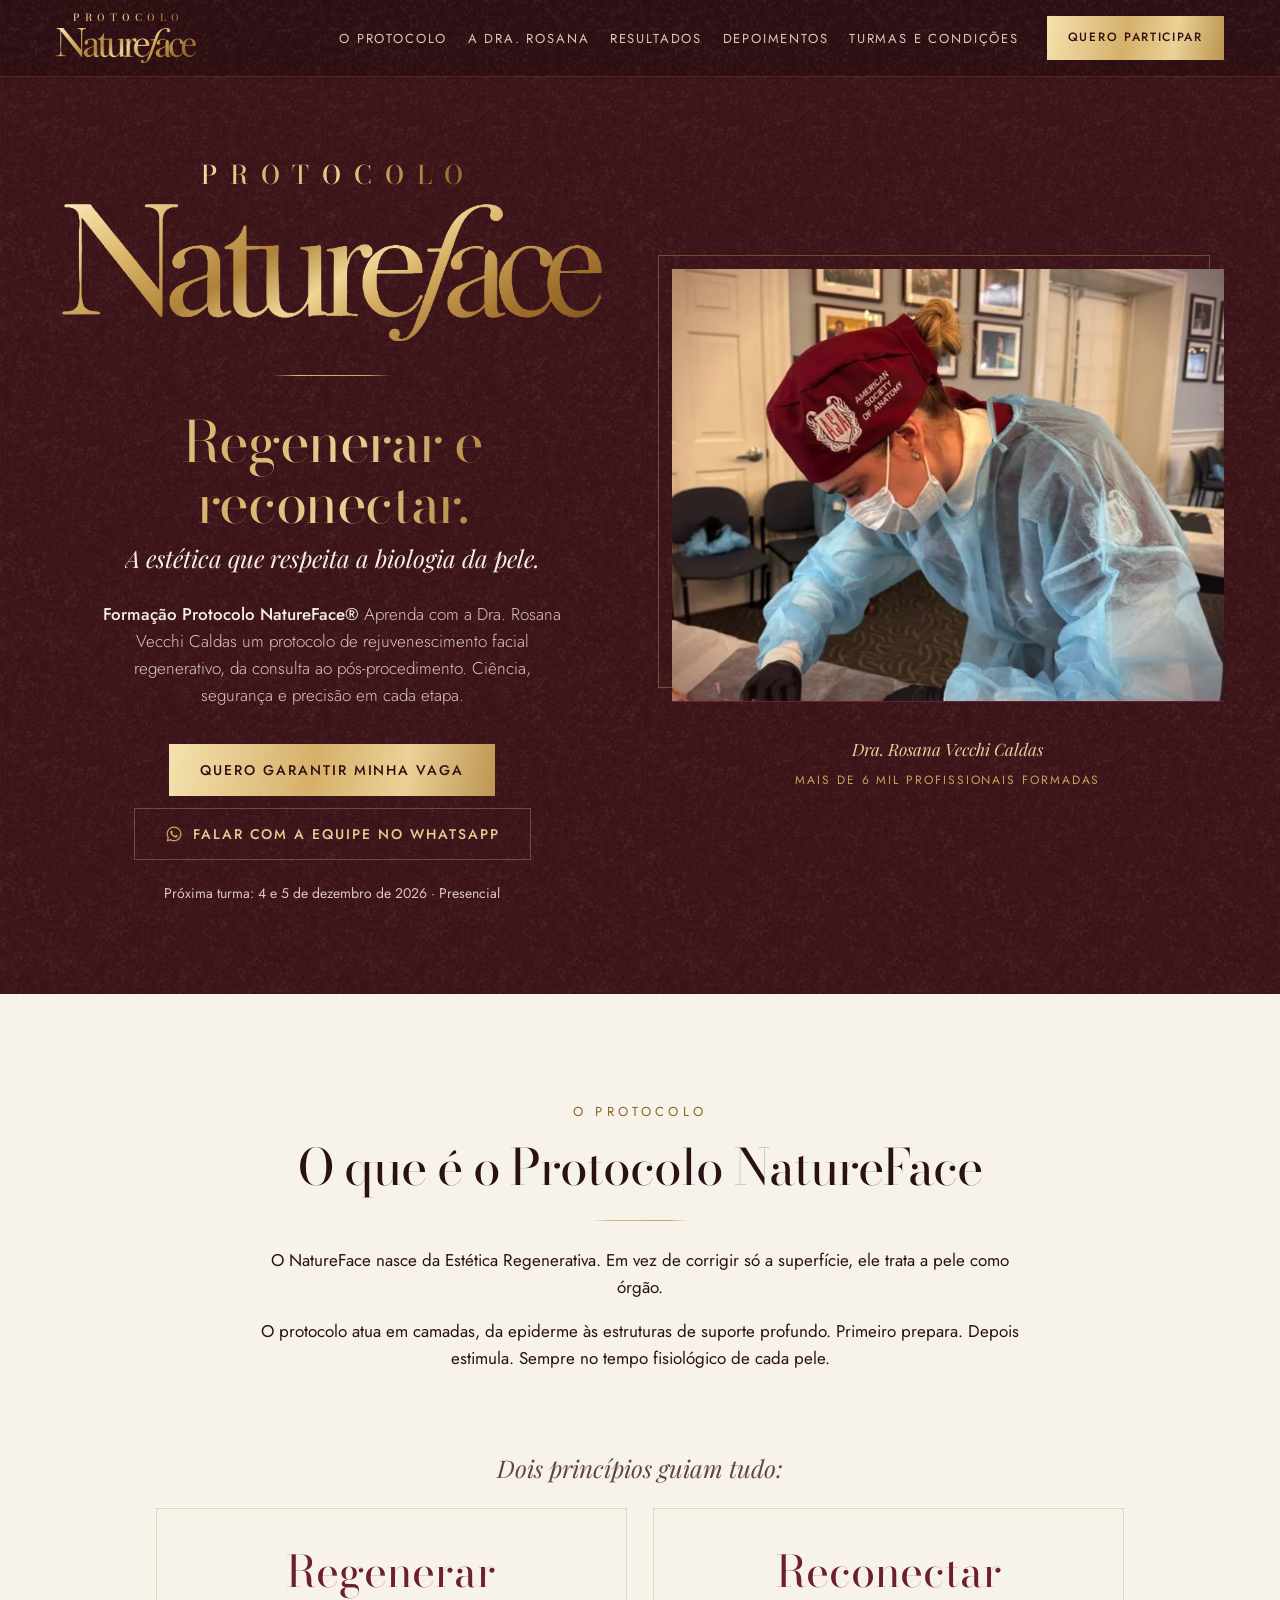
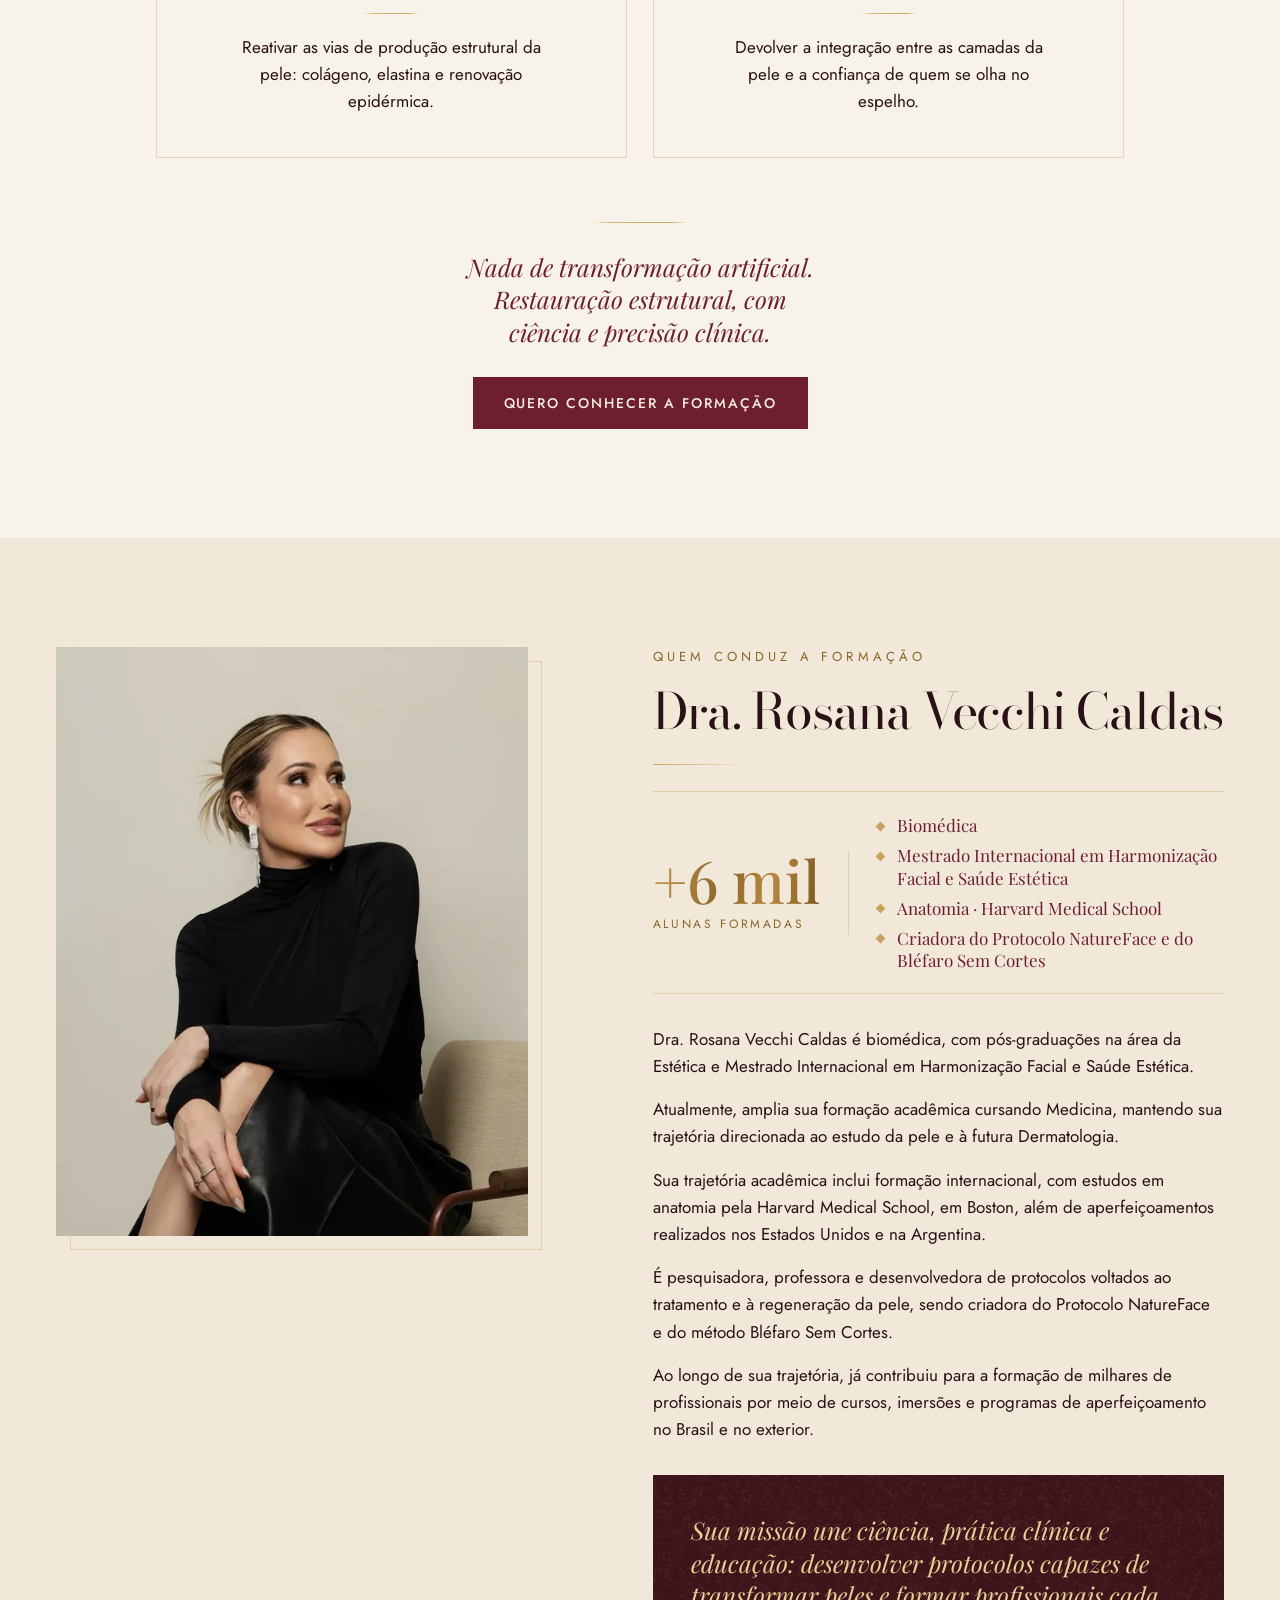
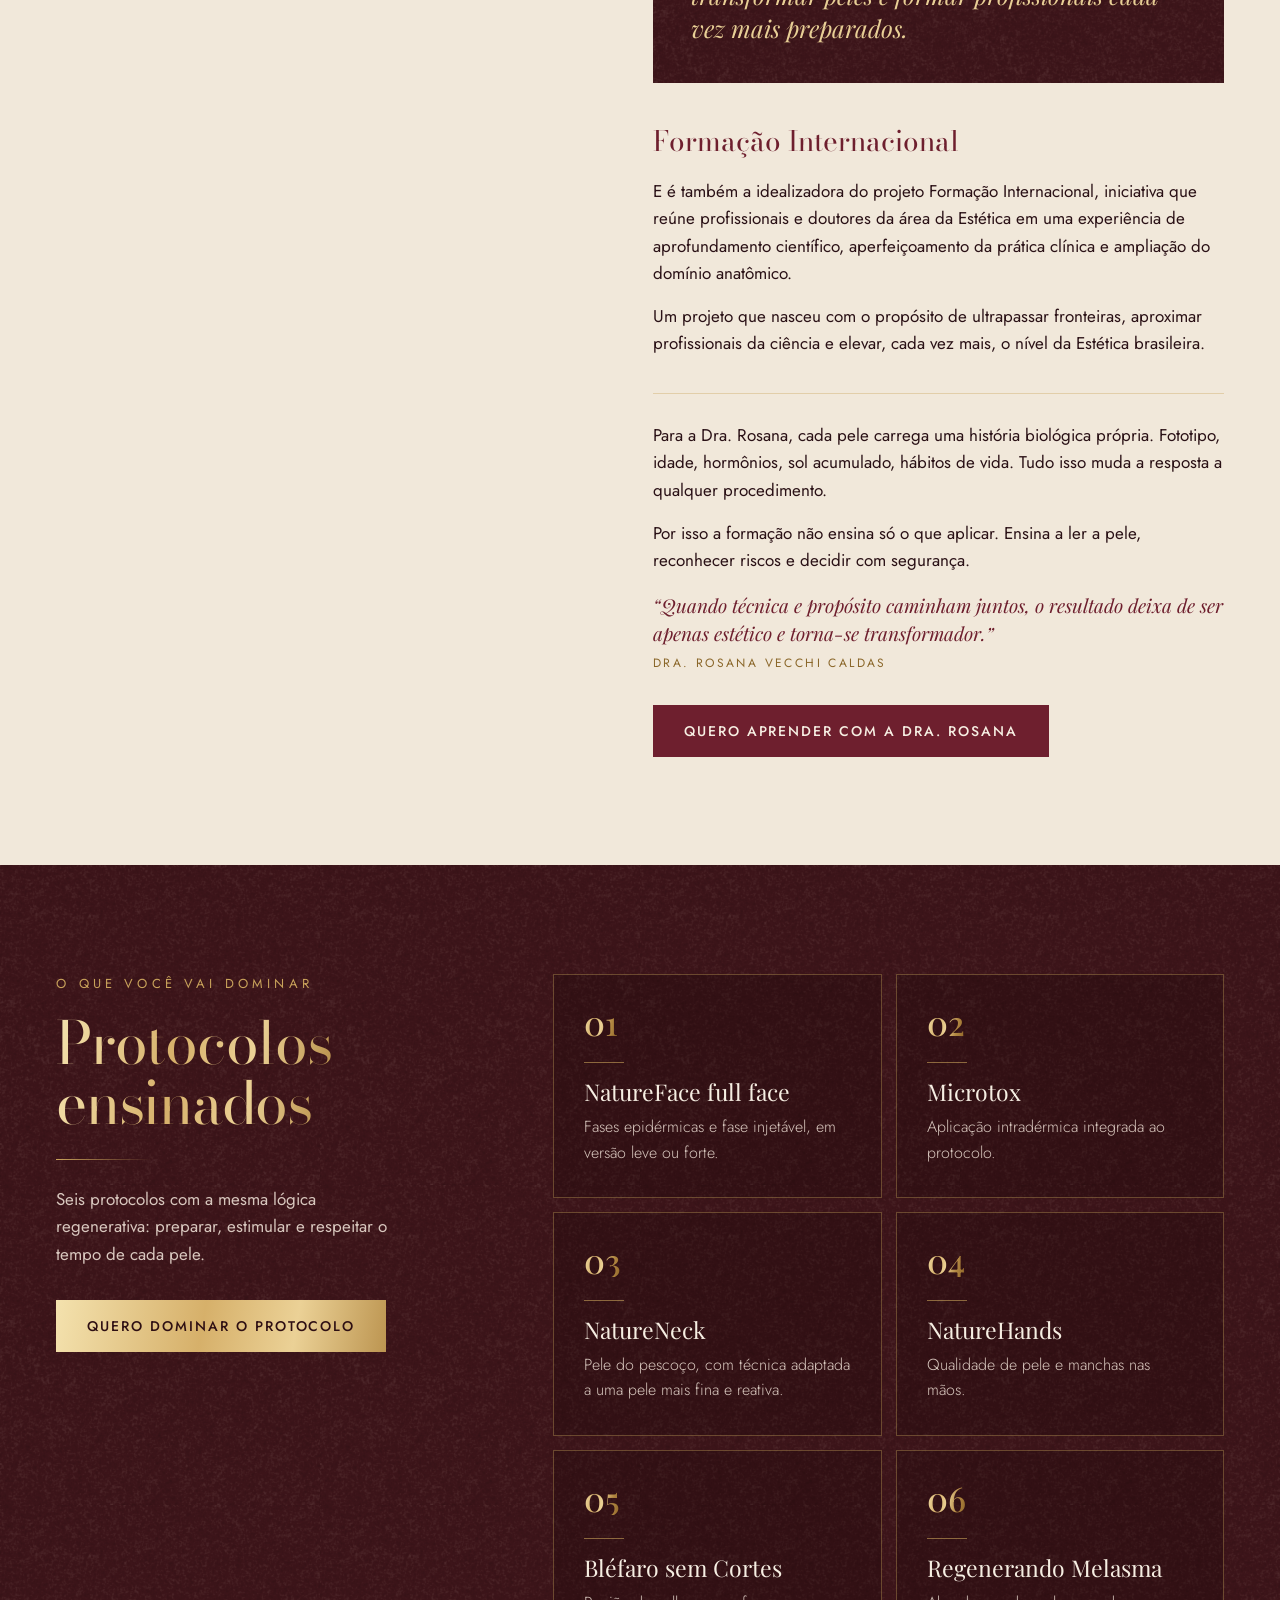
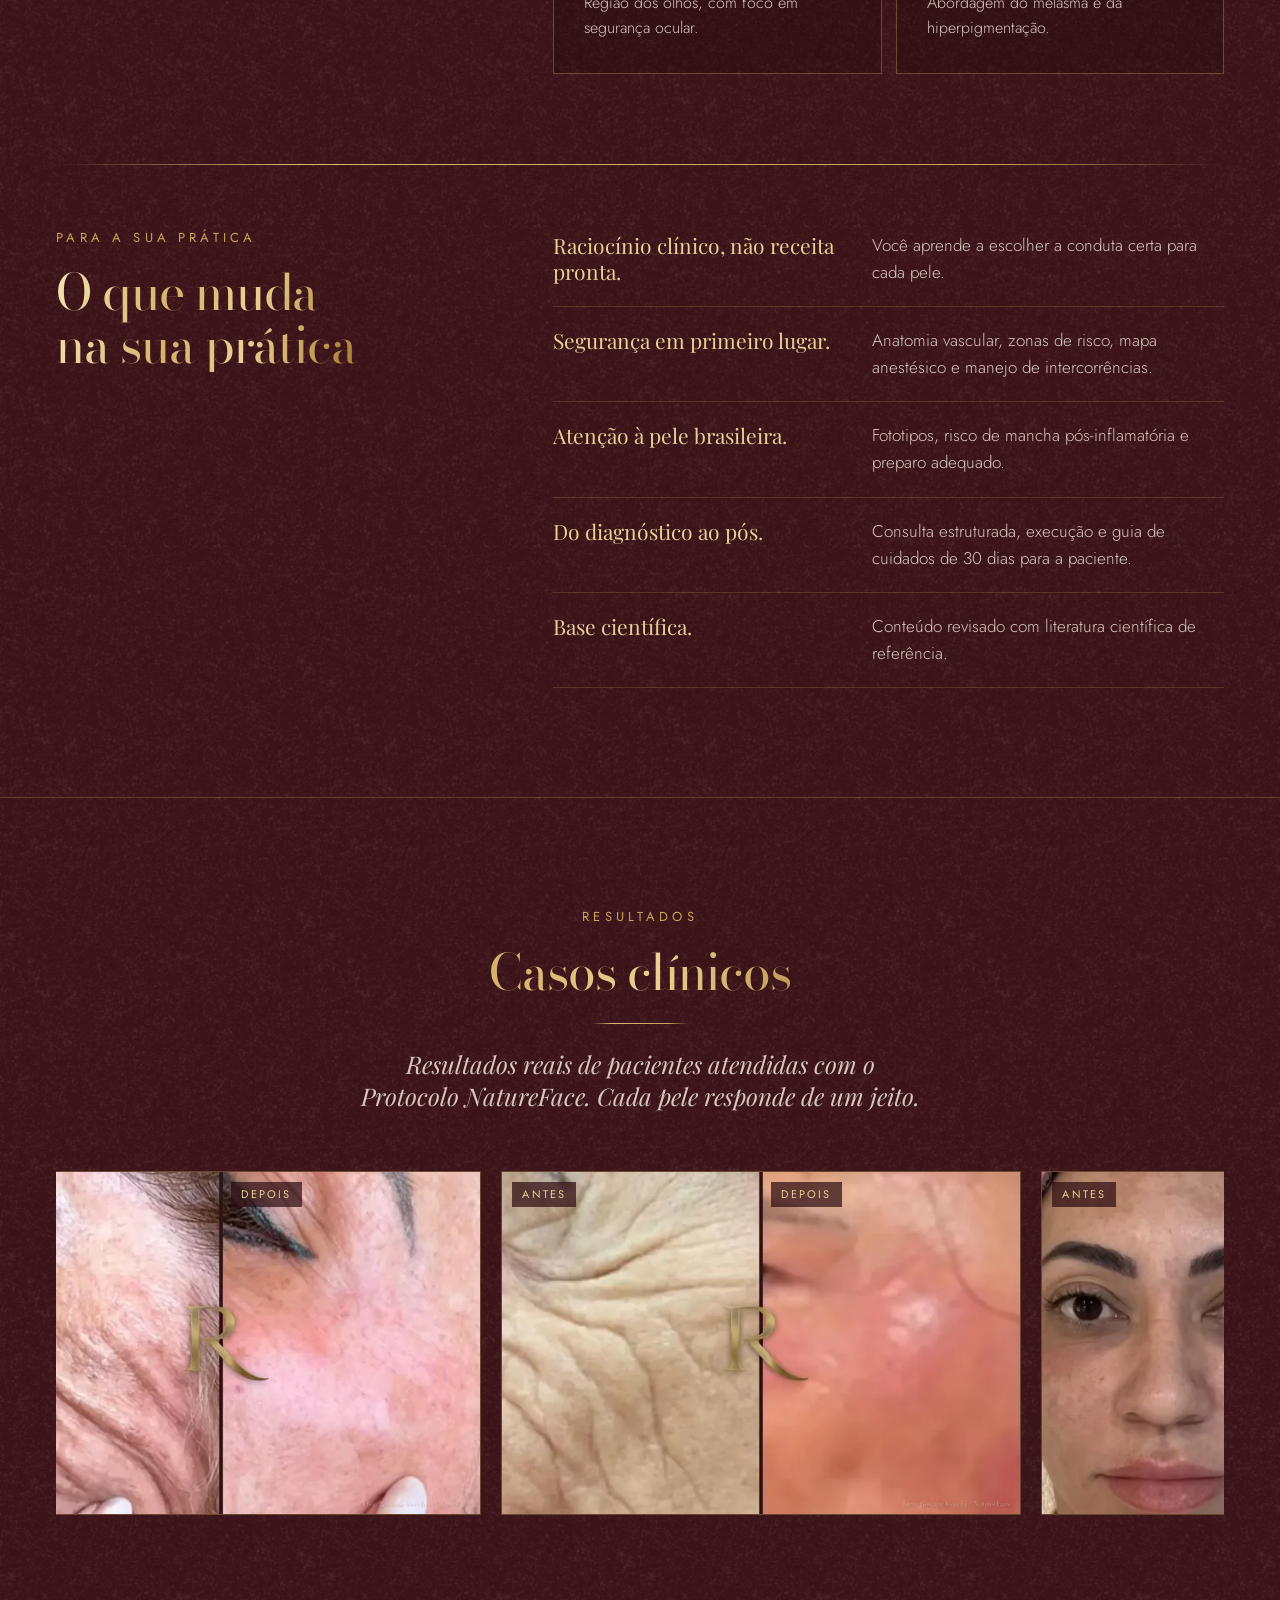
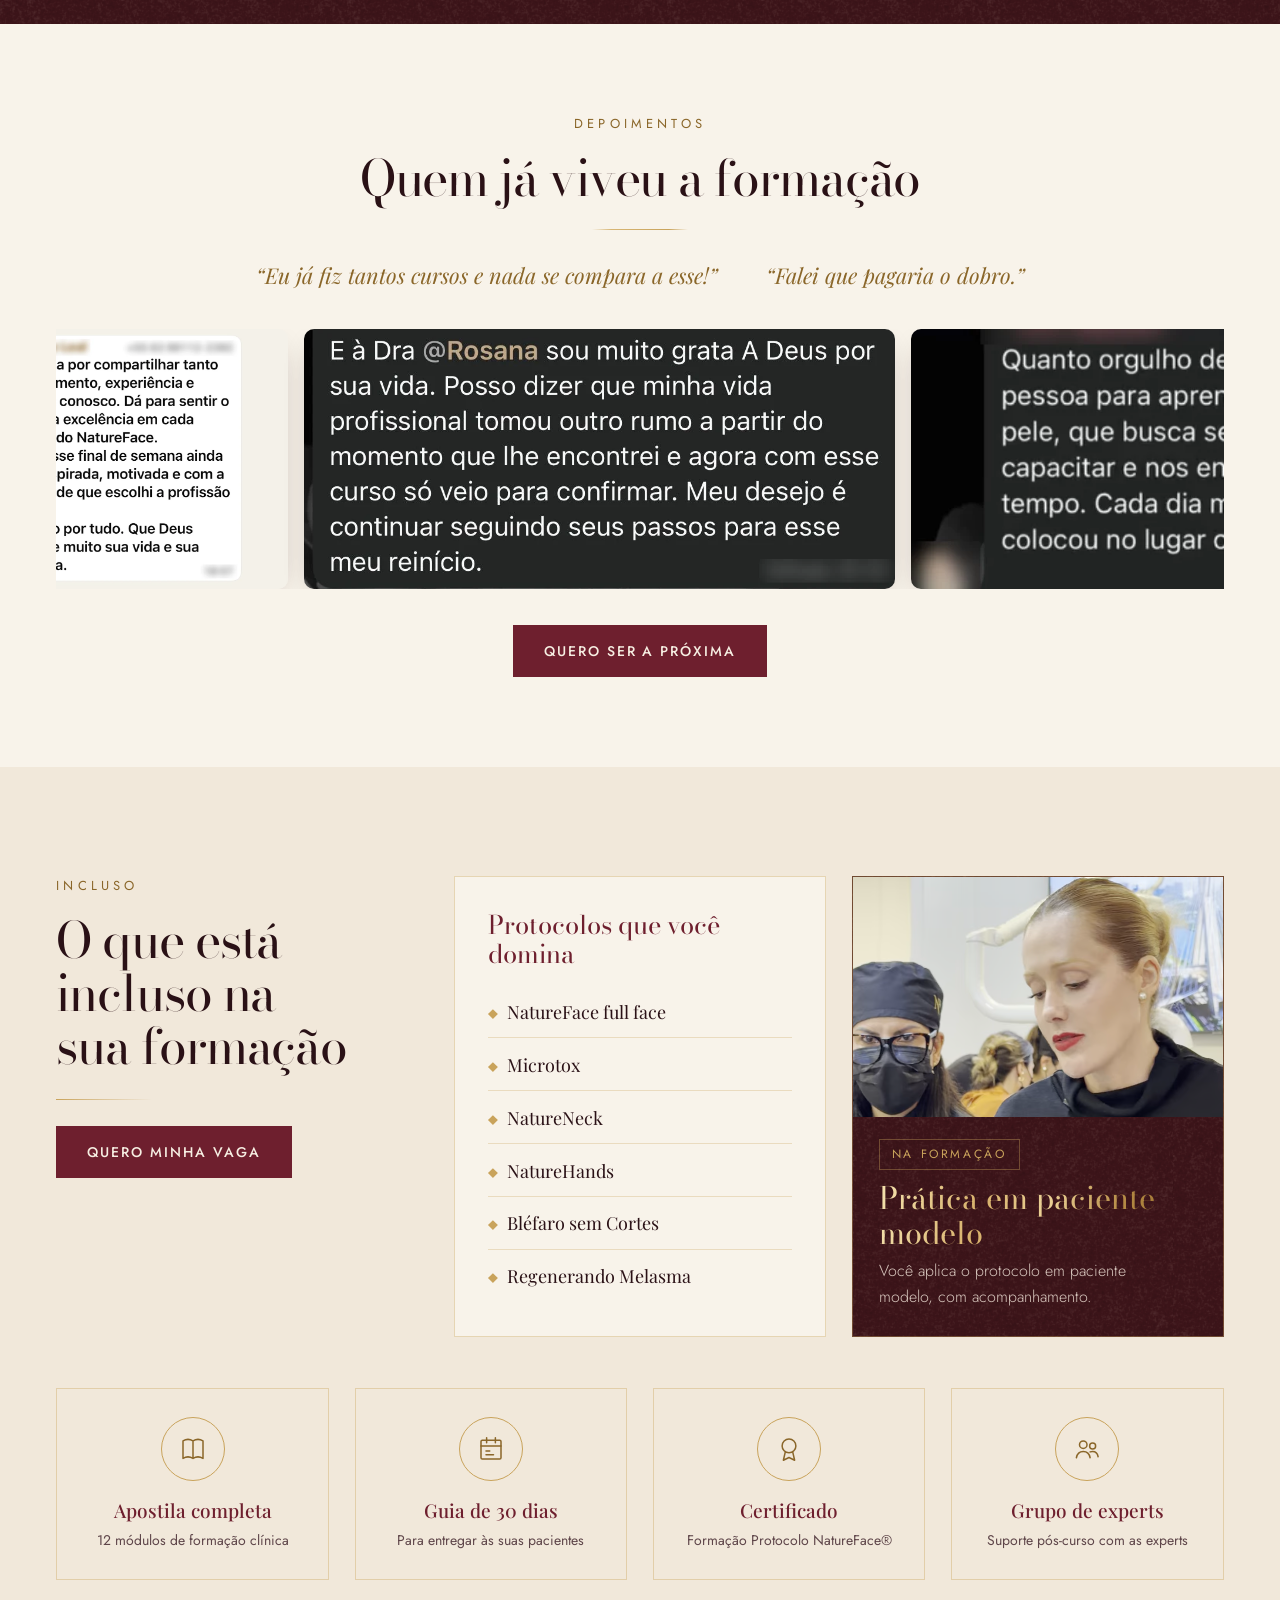
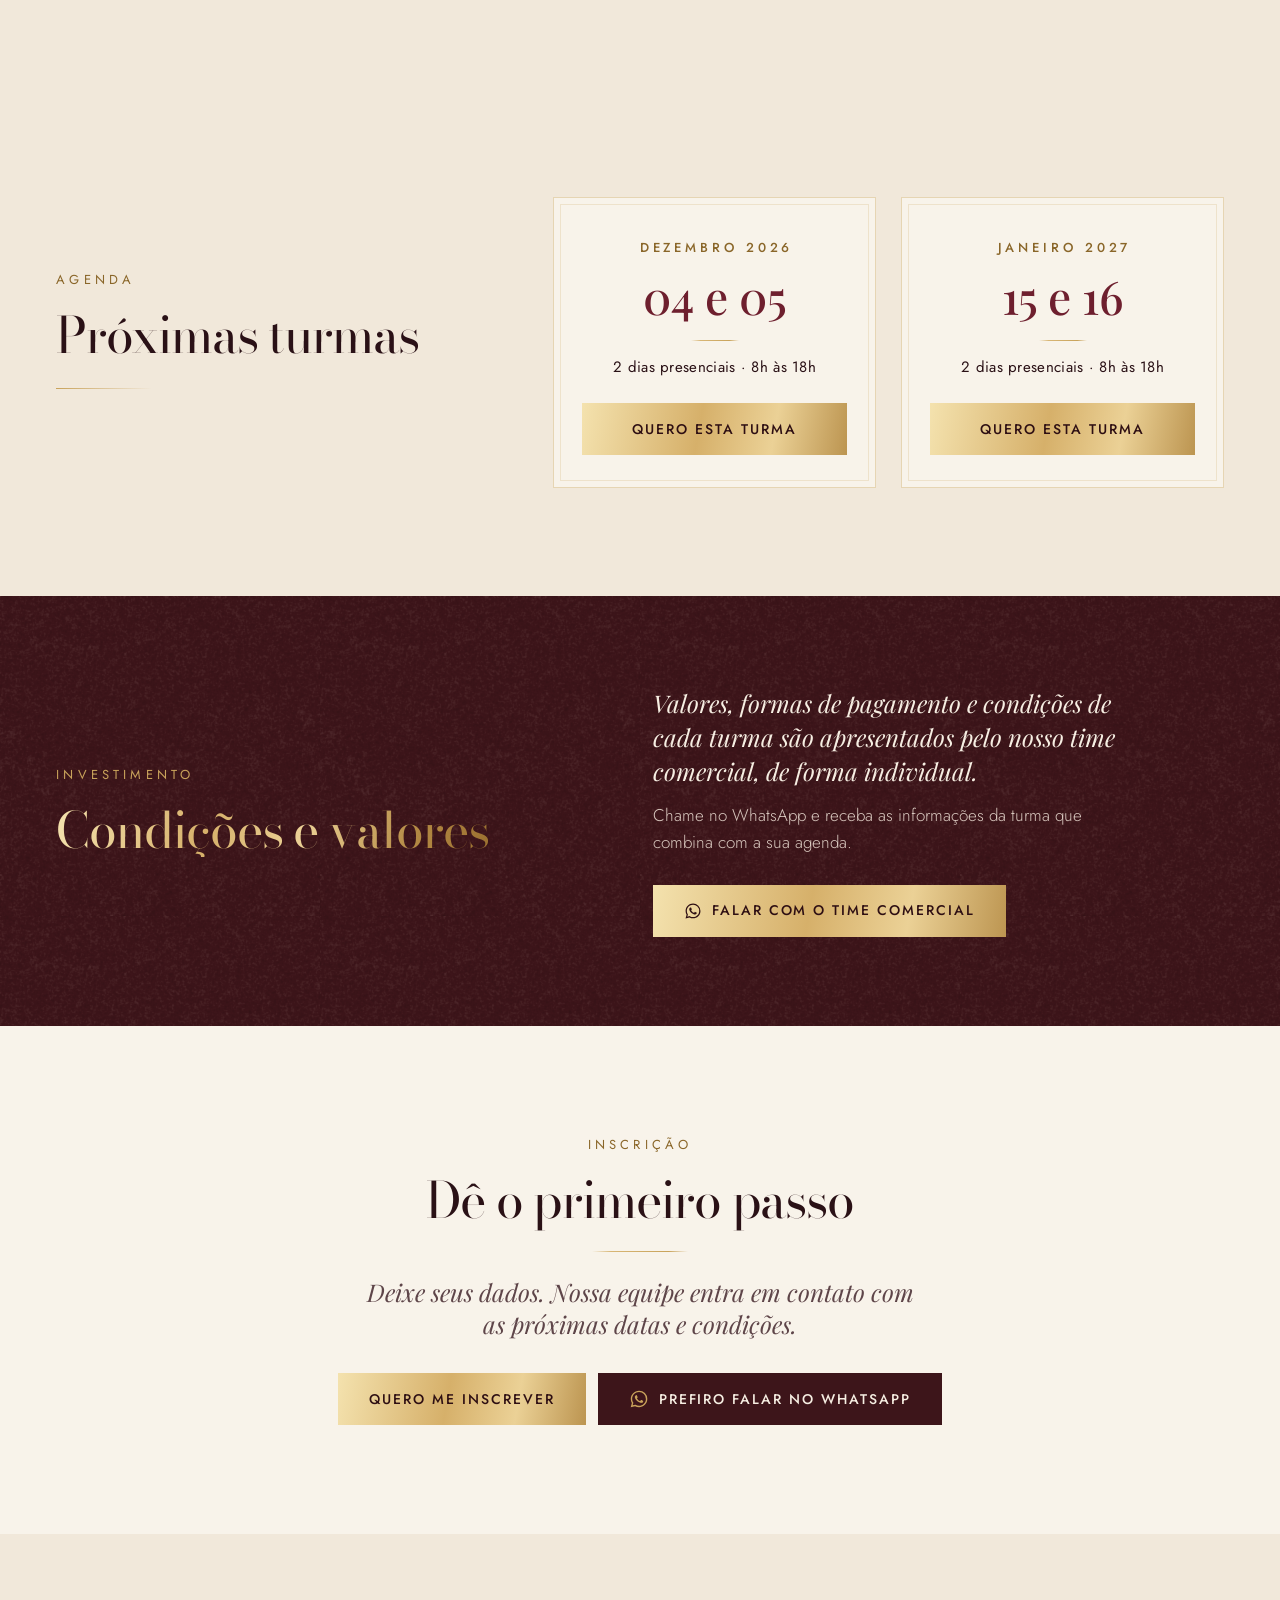
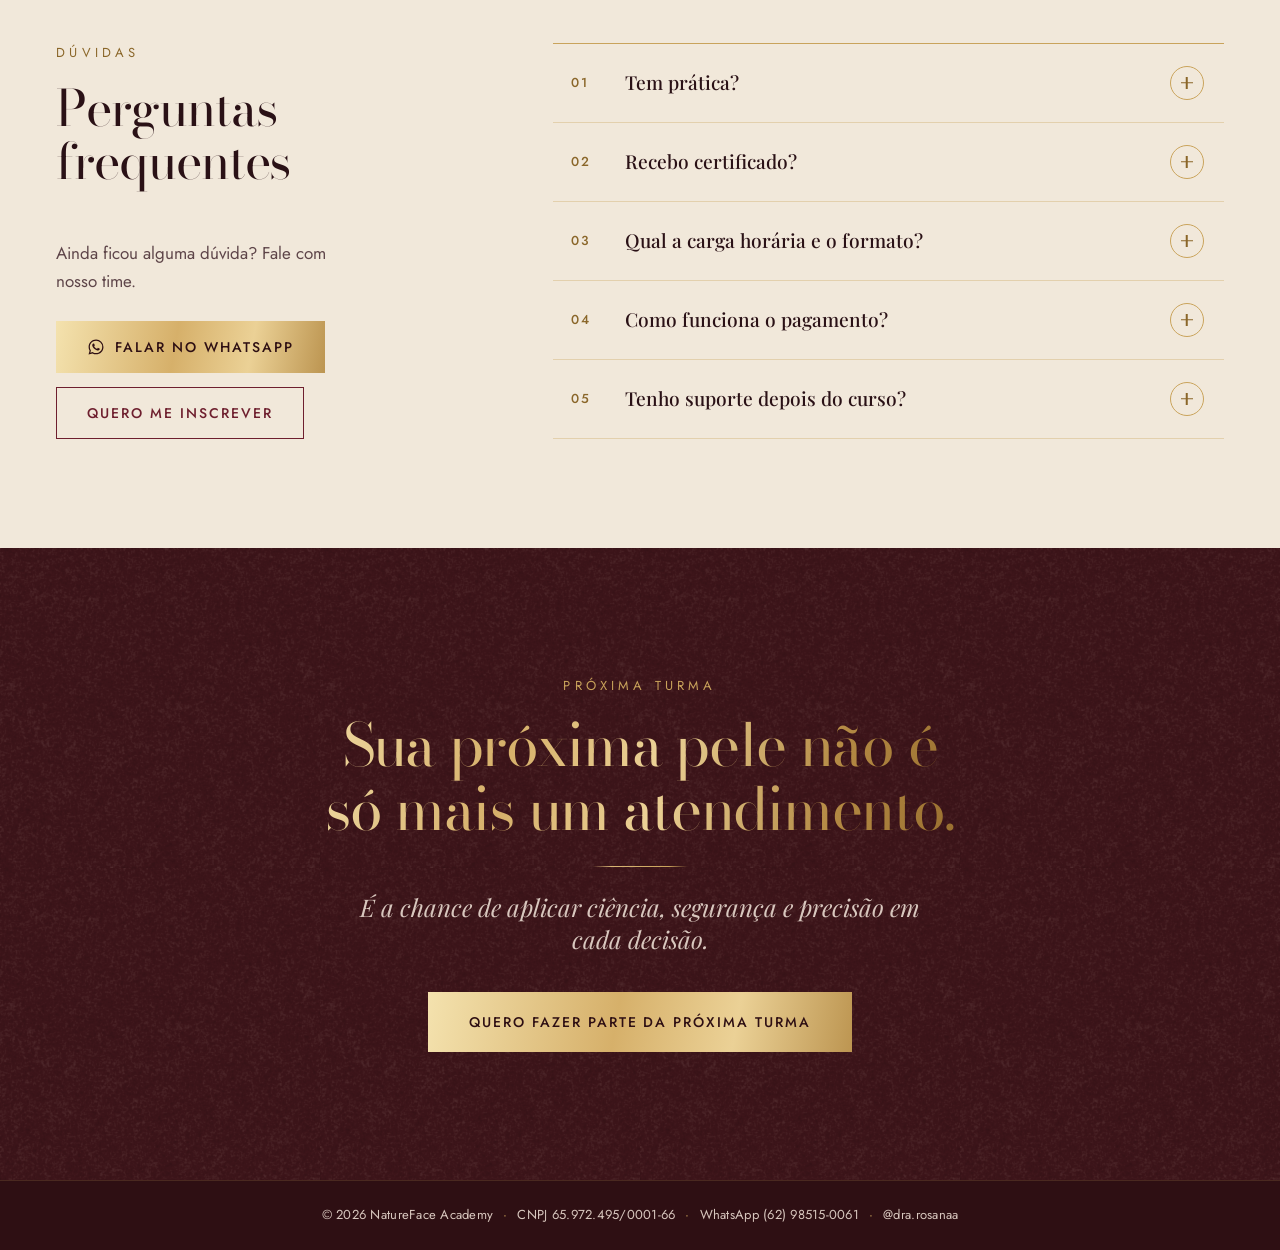
<file: index.html>
<!doctype html>
<html lang="pt-BR">
<head>
  <meta charset="utf-8">
  <meta name="viewport" content="width=device-width, initial-scale=1">
  <title>Formação Protocolo NatureFace®</title>
  <meta http-equiv="refresh" content="0; url=protocolonatureface/">
  <link rel="canonical" href="https://drarosanaacademy.com.br/protocolonatureface/">
  <script>location.replace("protocolonatureface/" + location.search + location.hash);</script>
</head>
<body>
  <p><a href="protocolonatureface/">Ir para a Formação Protocolo NatureFace®</a></p>
</body>
</html>
</file>
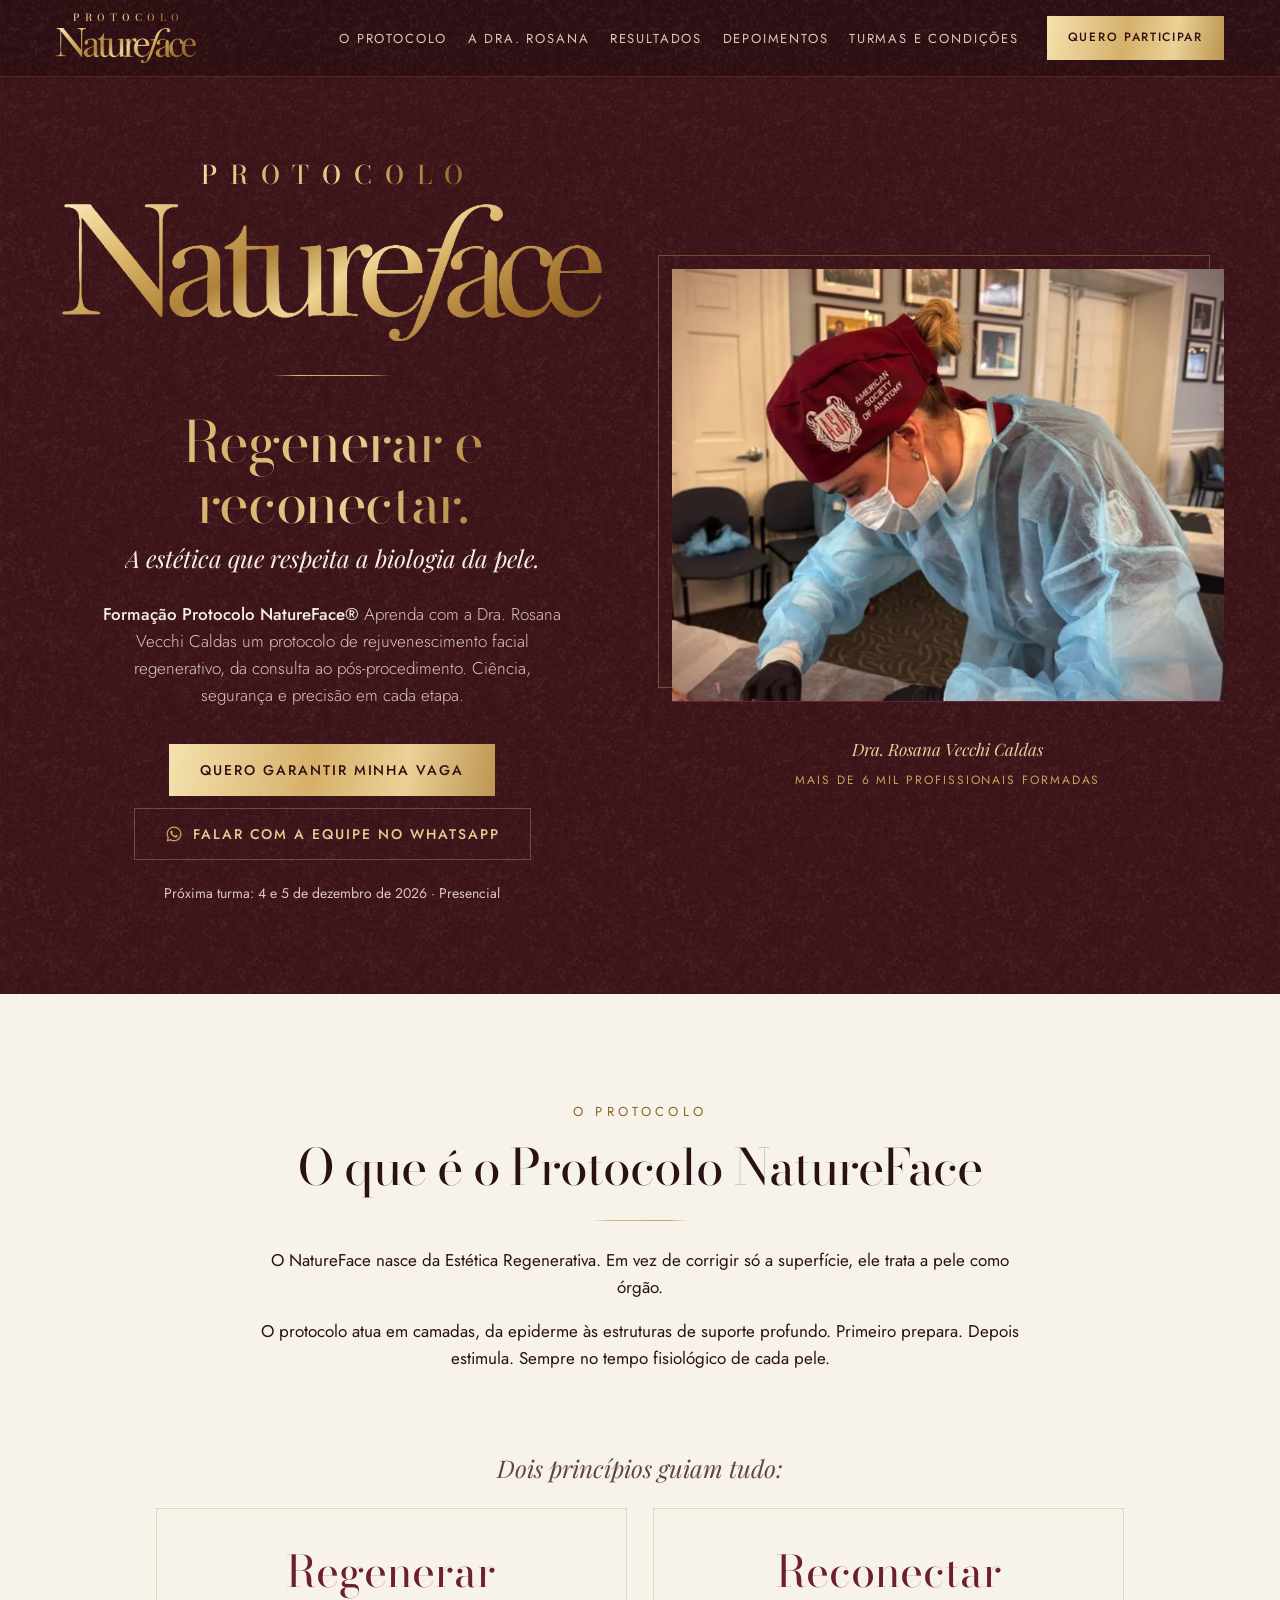
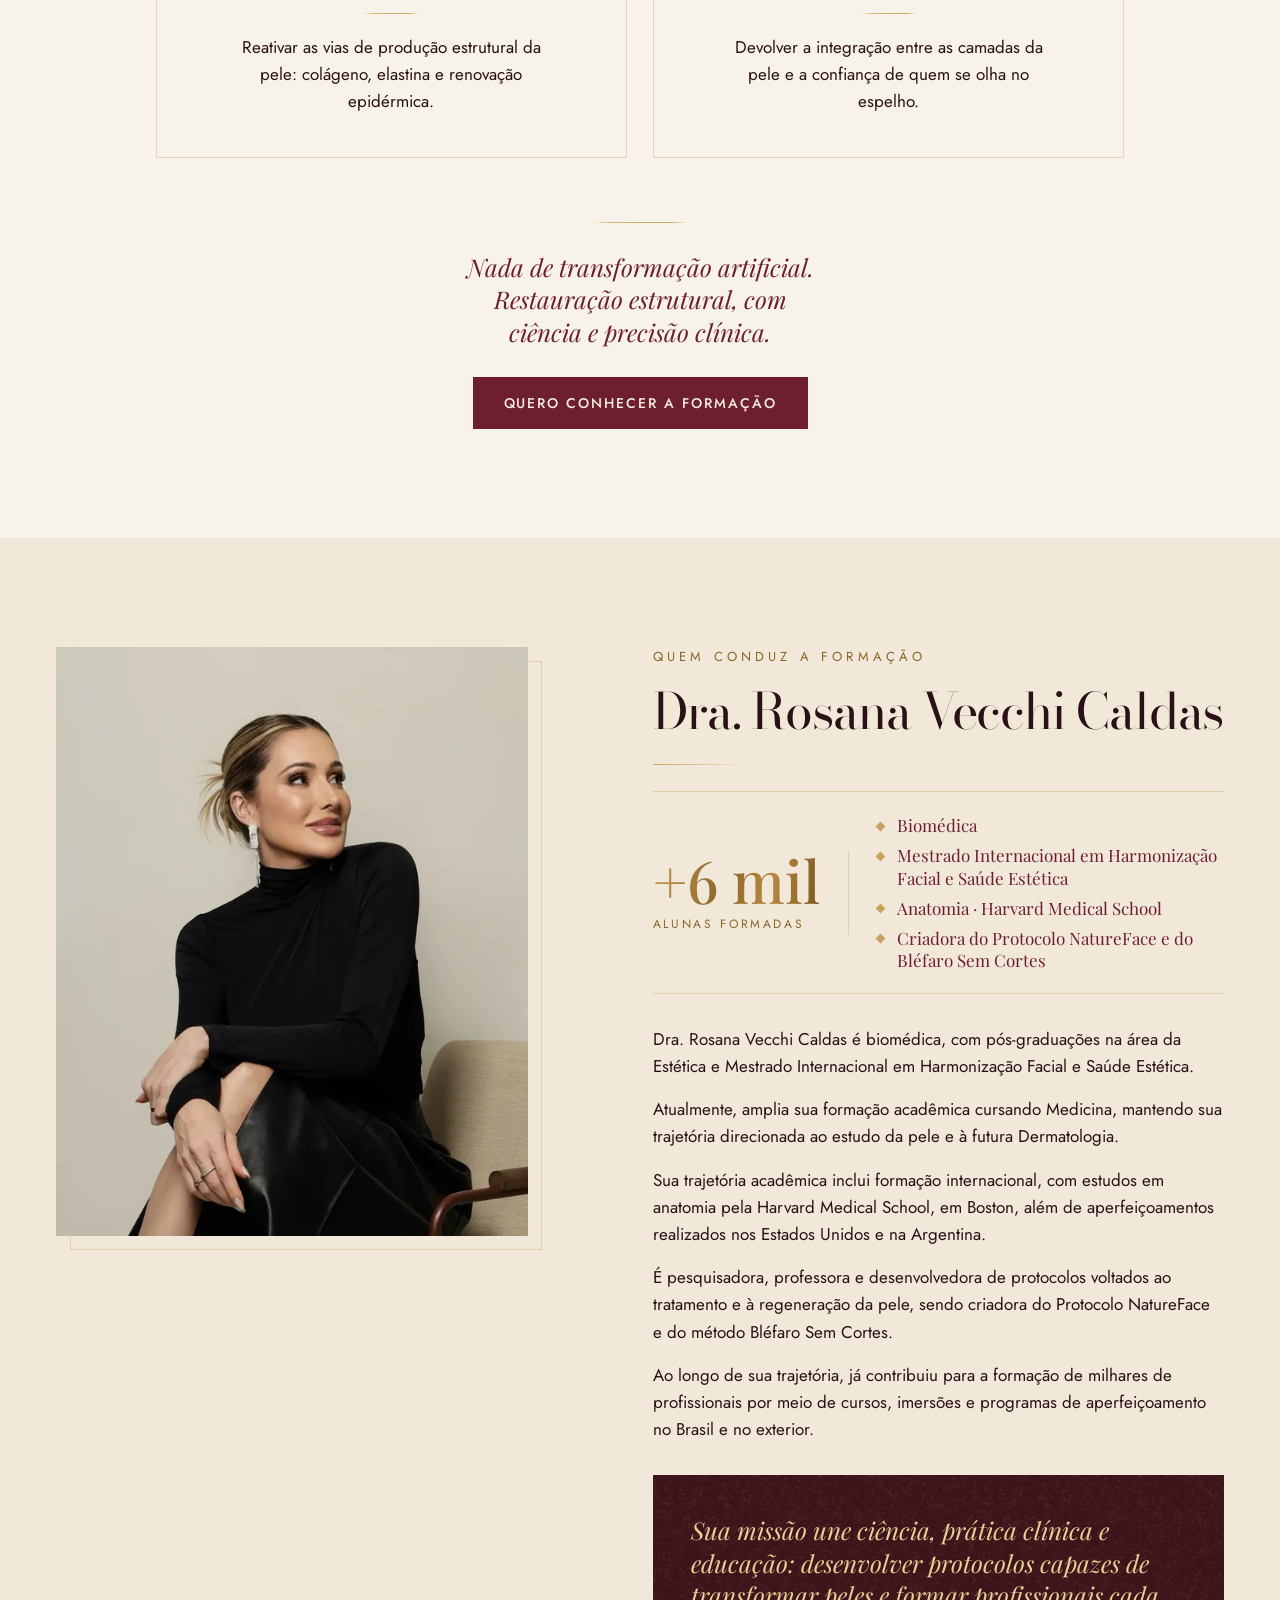
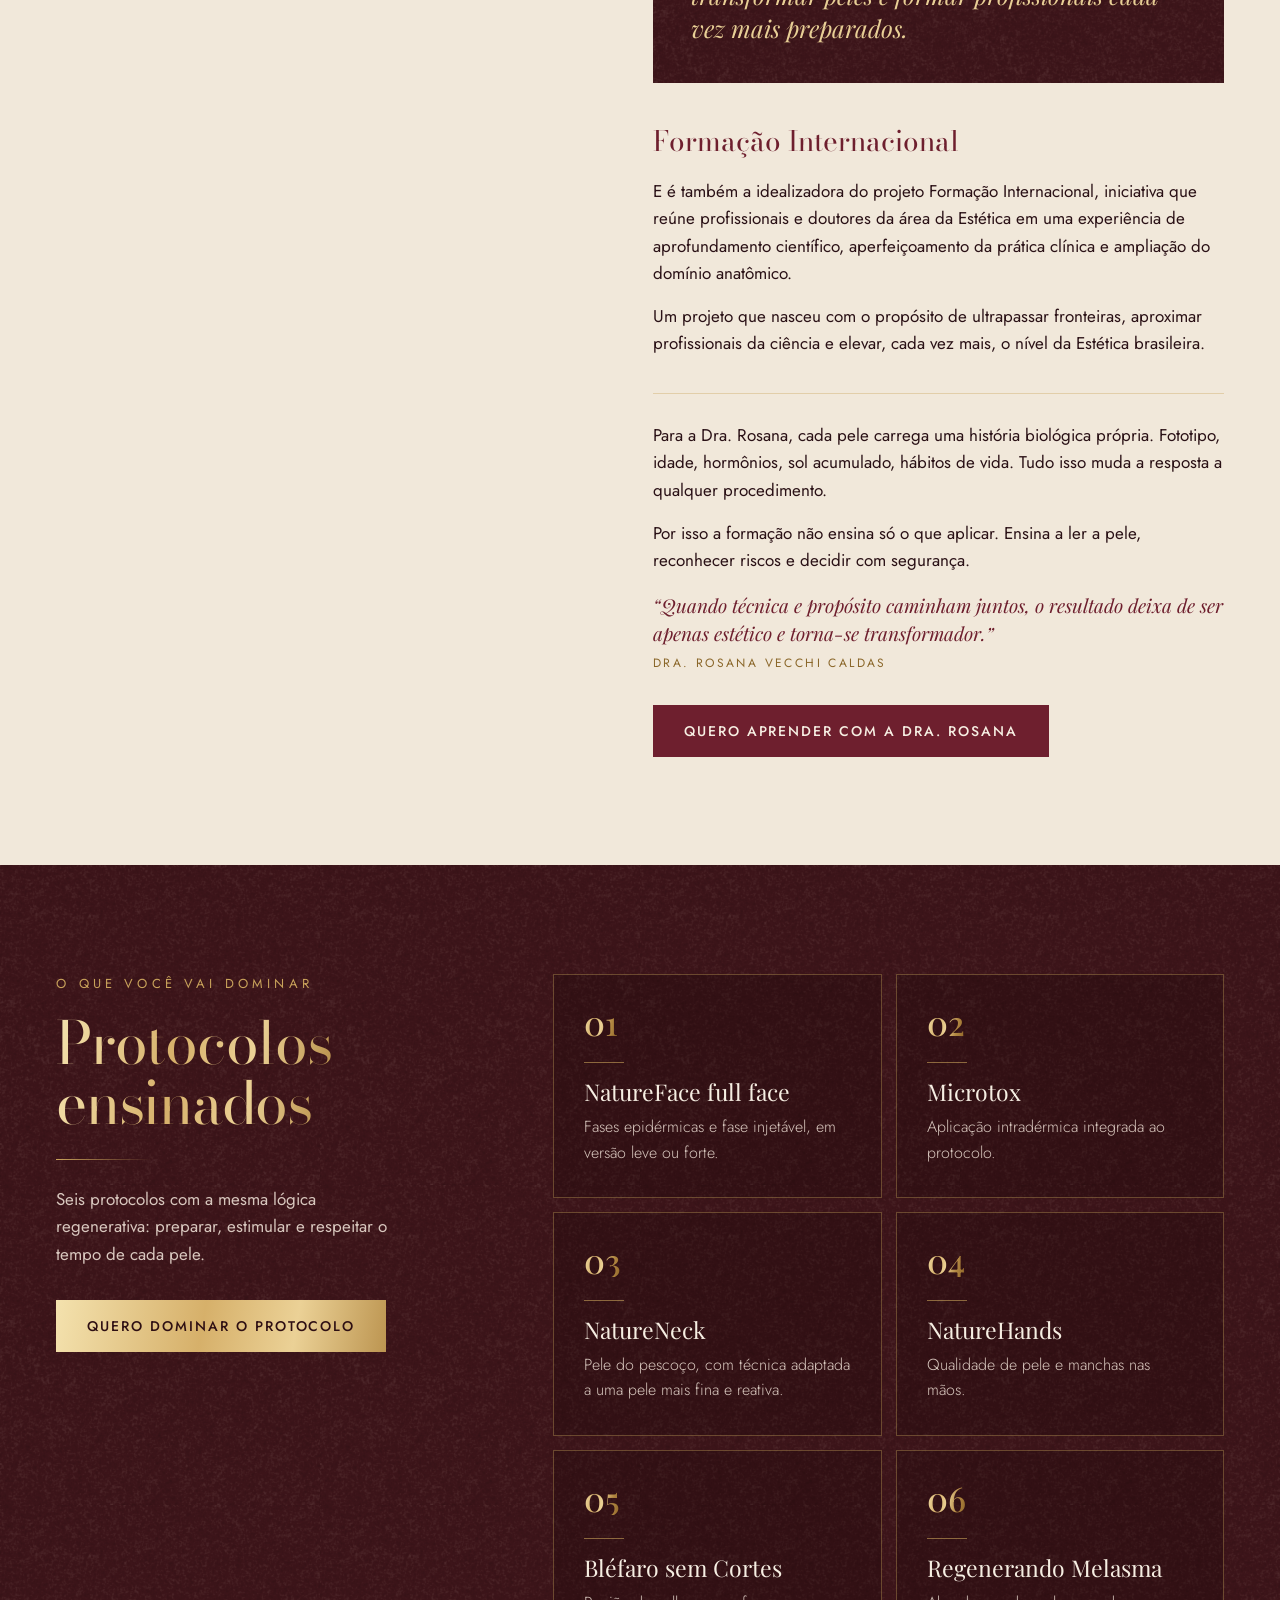
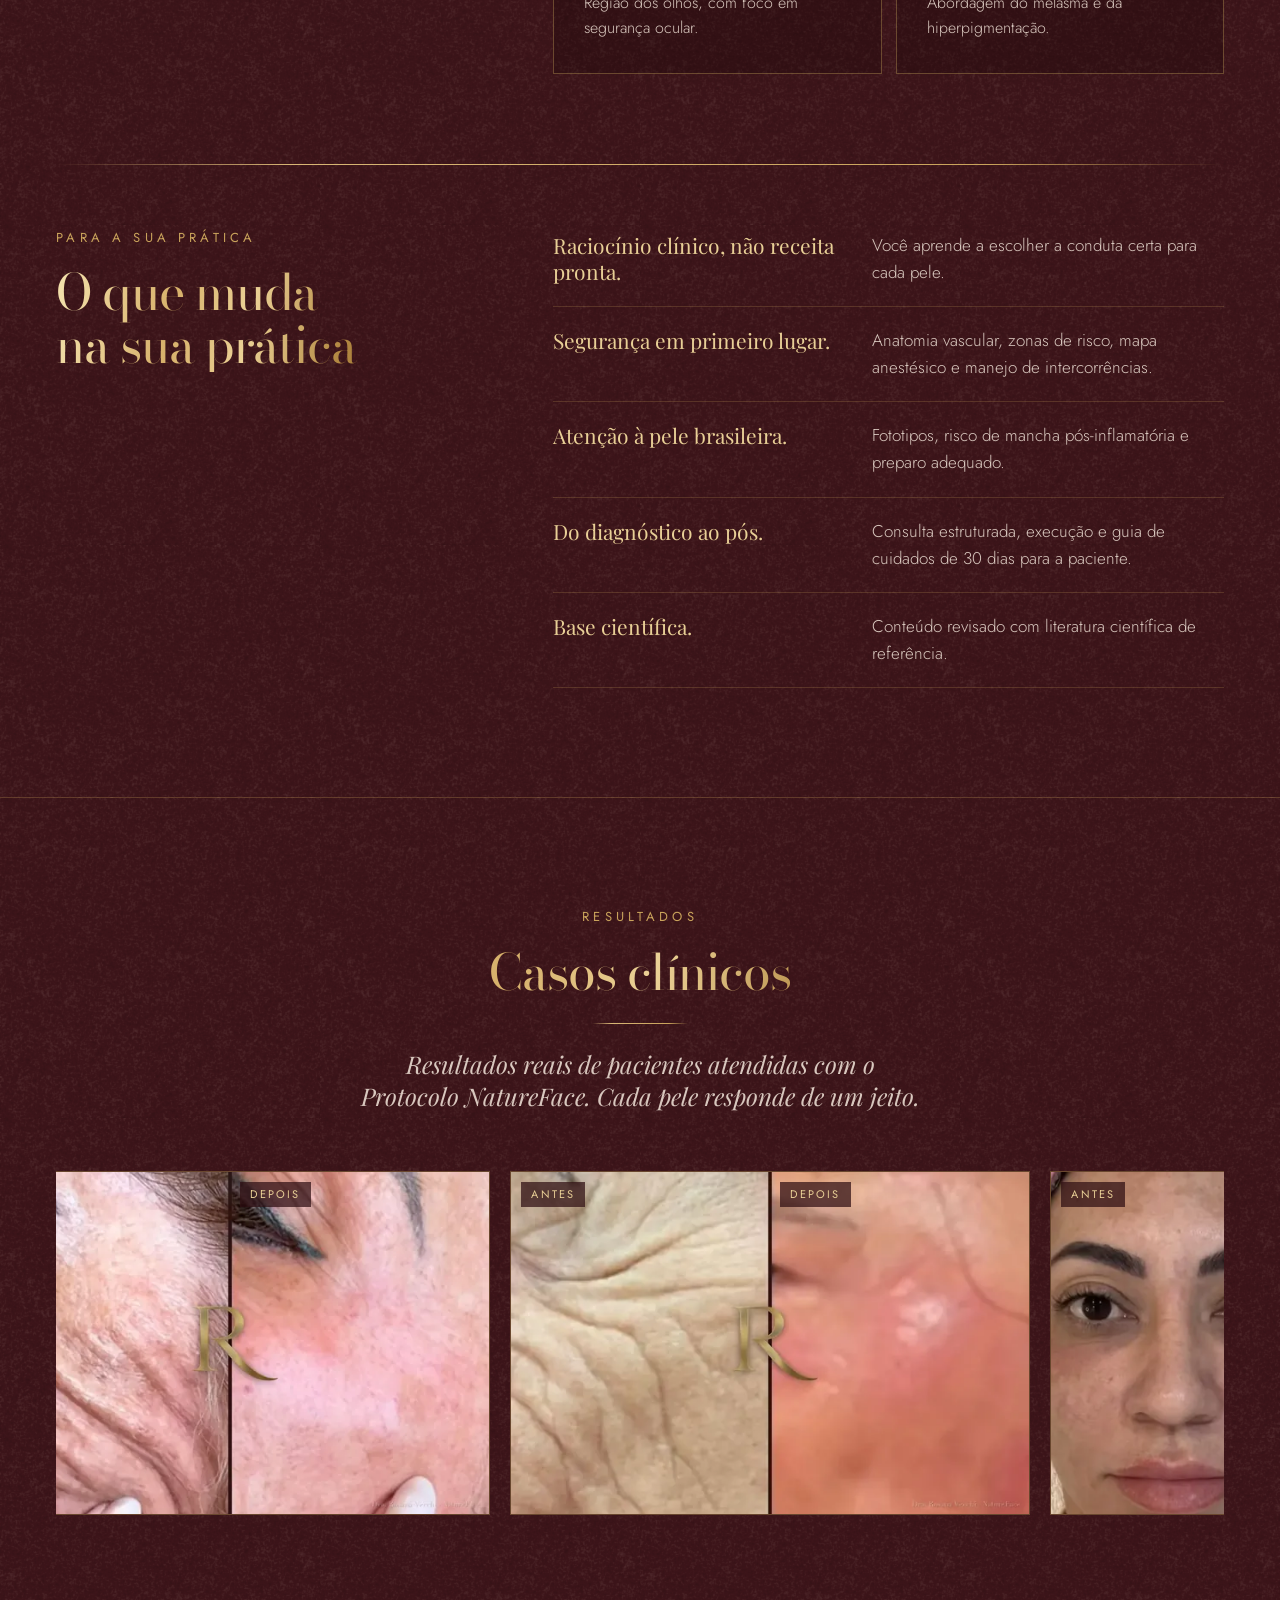
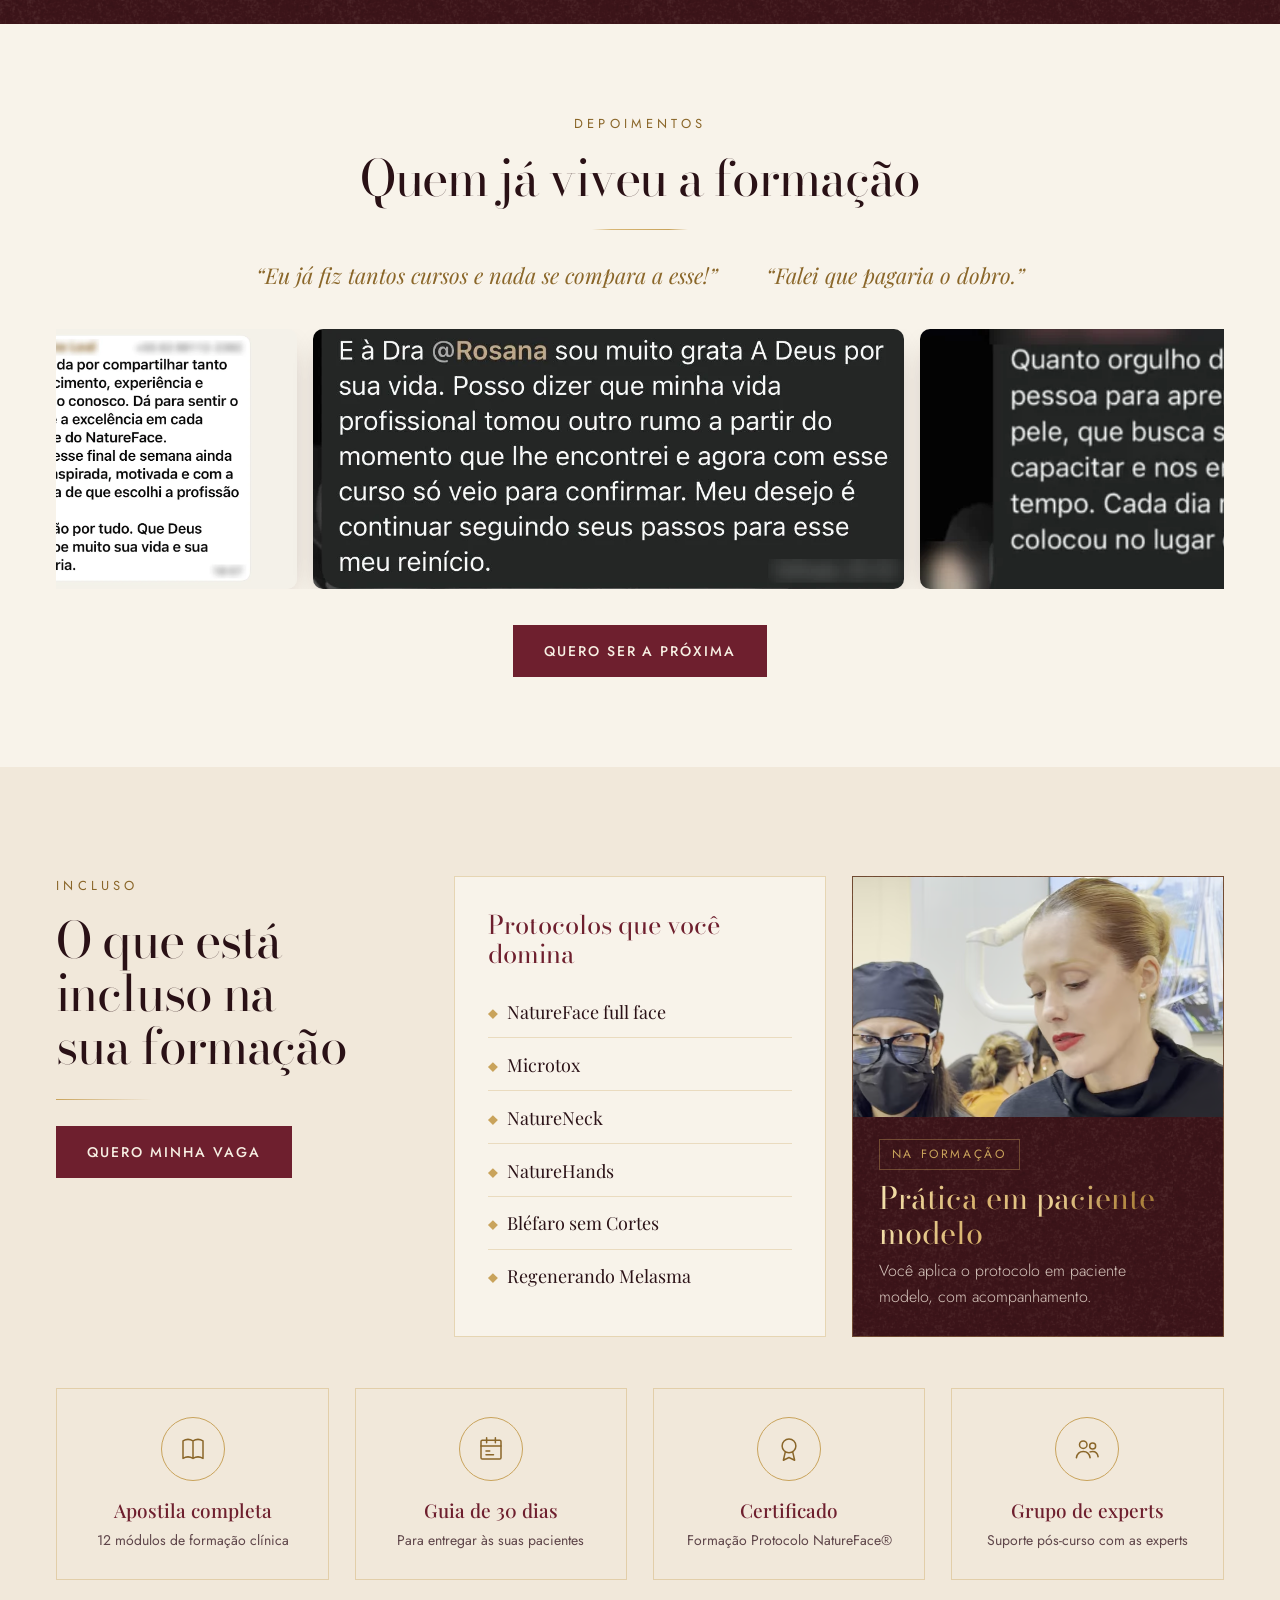
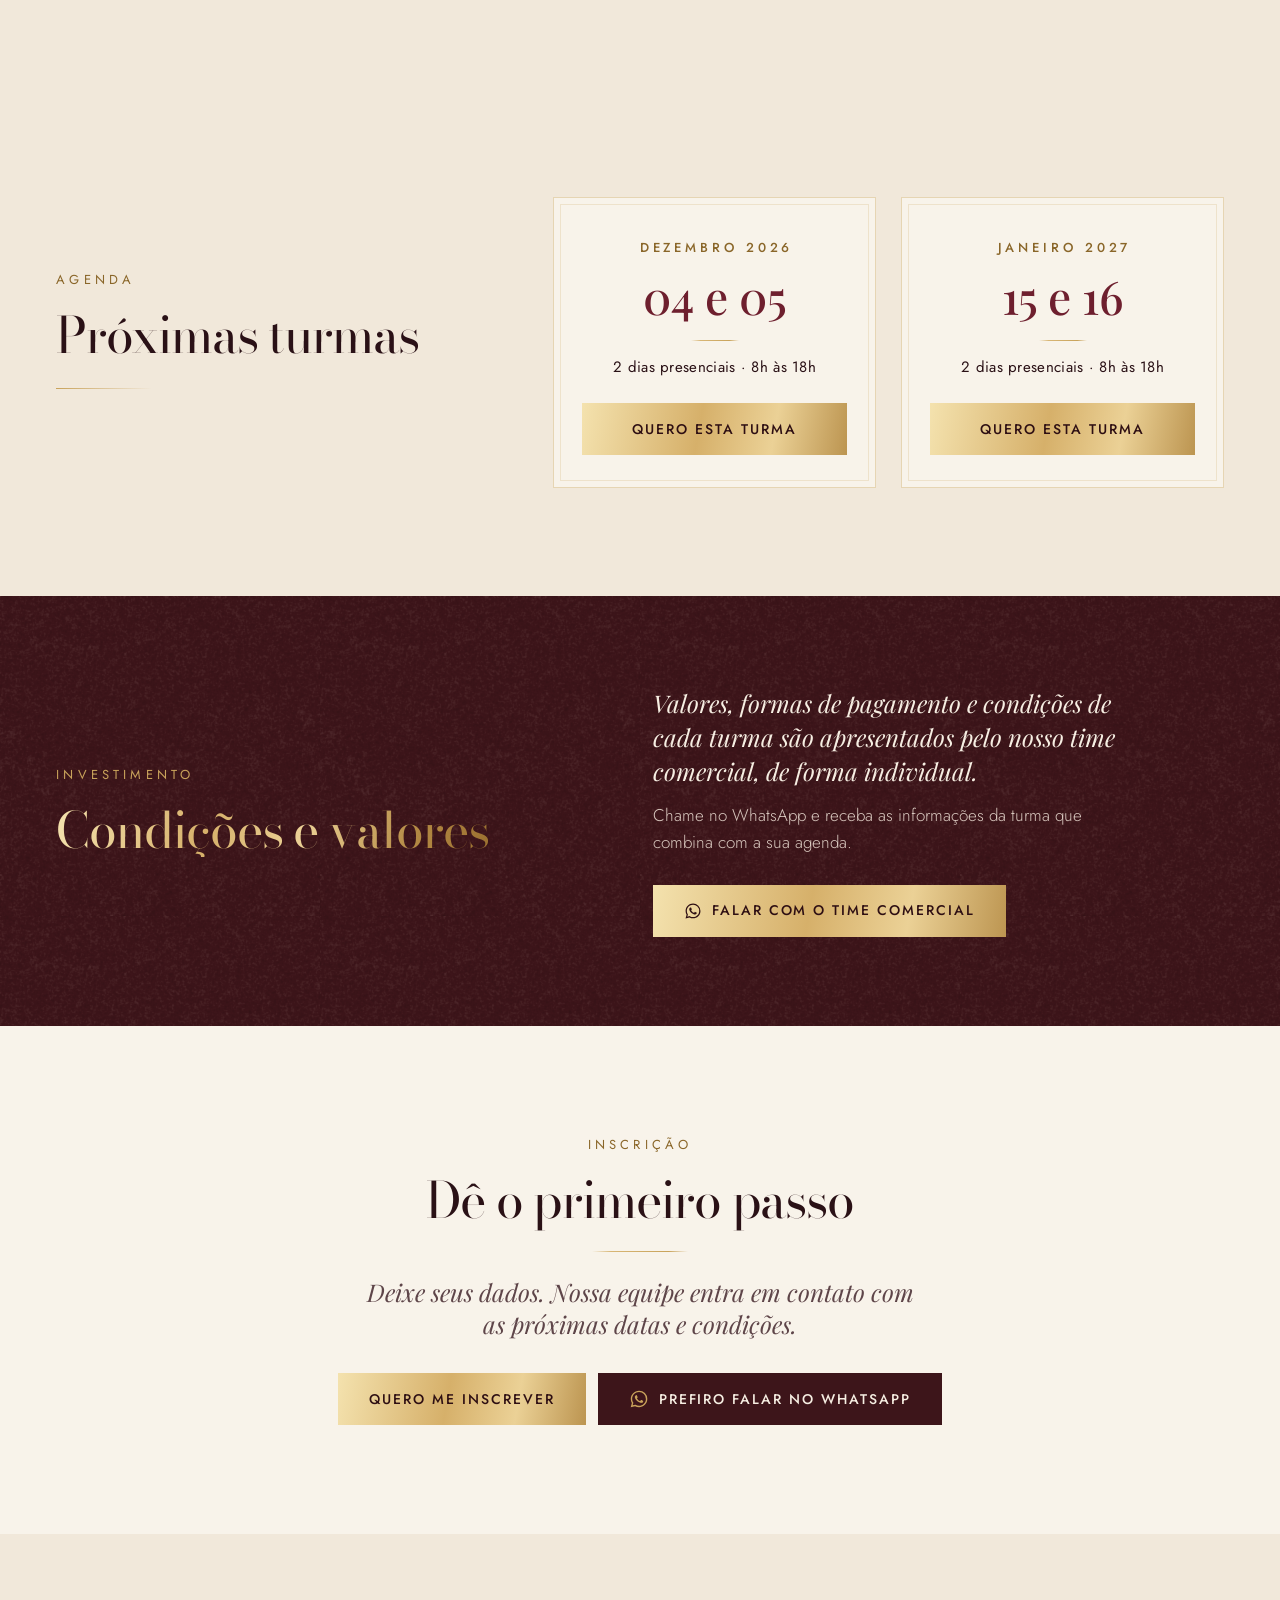
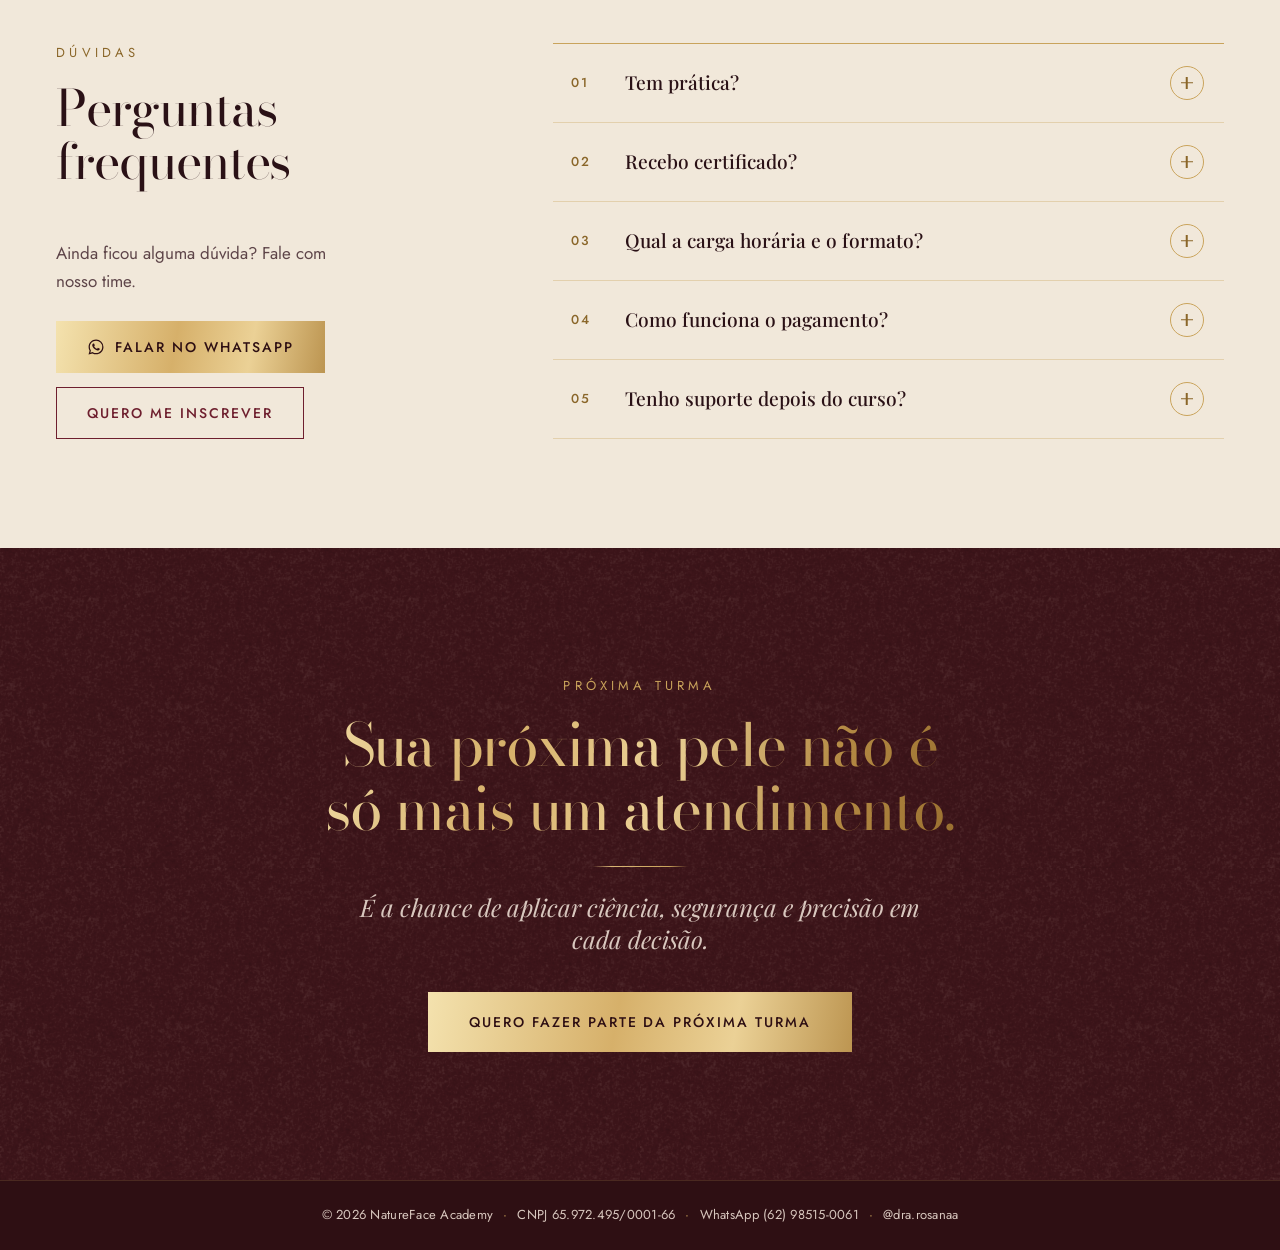
<file: protocolonatureface/index.html>
<!doctype html>
<html lang="pt-BR">
<head>
  <meta charset="utf-8">
  <meta name="viewport" content="width=device-width, initial-scale=1">
  <title>Formação Protocolo NatureFace® | Dra. Rosana Vecchi</title>
  <meta name="description" content="Formação Protocolo NatureFace®: rejuvenescimento facial regenerativo com a Dra. Rosana Vecchi Caldas, para profissionais da estética.">
  <meta name="theme-color" content="#2E0F13">
  <meta property="og:type" content="website">
  <meta property="og:locale" content="pt_BR">
  <meta property="og:site_name" content="Formação Protocolo NatureFace®">
  <meta property="og:title" content="Formação Protocolo NatureFace® | Dra. Rosana Vecchi">
  <meta property="og:description" content="Rejuvenescimento facial regenerativo com a Dra. Rosana Vecchi Caldas, para profissionais da estética.">
  <meta property="og:url" content="https://drarosanaacademy.com.br/protocolonatureface/">
  <meta property="og:image" content="https://drarosanaacademy.com.br/protocolonatureface/imagens/og.jpg">
  <meta property="og:image:width" content="1200">
  <meta property="og:image:height" content="630">
  <meta property="og:image:alt" content="Dra. Rosana Vecchi em laboratório de anatomia, com o logo NatureFace">
  <meta name="twitter:card" content="summary_large_image">
  <meta name="twitter:title" content="Formação Protocolo NatureFace® | Dra. Rosana Vecchi">
  <meta name="twitter:description" content="Rejuvenescimento facial regenerativo com a Dra. Rosana Vecchi Caldas, para profissionais da estética.">
  <meta name="twitter:image" content="https://drarosanaacademy.com.br/protocolonatureface/imagens/og.jpg">
  <link rel="icon" href="imagens/favicon.svg" type="image/svg+xml">
  <link rel="icon" href="imagens/favicon-32.png" sizes="32x32" type="image/png">
  <link rel="icon" href="imagens/favicon-16.png" sizes="16x16" type="image/png">
  <link rel="apple-touch-icon" href="imagens/apple-touch-icon.png">
  <link rel="preconnect" href="https://fonts.googleapis.com">
  <link rel="preconnect" href="https://fonts.gstatic.com" crossorigin>
  <link href="https://fonts.googleapis.com/css2?family=Bodoni+Moda:ital,opsz,wght@0,6..96,400;0,6..96,500;1,6..96,400&family=Playfair+Display:ital,wght@0,500;0,600;1,400;1,500&family=Jost:wght@300;400;500&display=swap" rel="stylesheet">
  <link rel="stylesheet" href="estilo.css?v=20261127b">
  <script>document.documentElement.classList.add('js')</script>
</head>
<body>

<a class="pular" href="#principal">Pular para o conteúdo</a>

<!-- ================= TOPO ================= -->
<header class="topo textura" id="topo">
  <div class="topo-in">
    <a class="marca marca-topo" href="#inicio" aria-label="Protocolo NatureFace, voltar ao início">
      <span class="marca-protocolo" aria-hidden="true">Protocolo</span>
      <img src="imagens/logo-natureface-ouro.webp" alt="" width="1600" height="405">
    </a>
    <nav class="topo-nav" id="menu" aria-label="Seções da página">
      <ul data-lista="menu"></ul>
    </nav>
    <a class="btn btn-ouro btn-topo" href="#formulario" data-c="menu.botao"></a>
    <button class="topo-menu" type="button" aria-expanded="false" aria-controls="menu">Menu</button>
  </div>
</header>

<main id="principal">

<!-- ================= 1. BANNER ================= -->
<section class="hero textura" id="inicio" aria-labelledby="hero-titulo">
  <div class="hero-in">
    <div class="hero-texto">
      <div class="marca marca-hero surge" role="img" aria-label="Protocolo NatureFace">
        <span class="marca-protocolo" aria-hidden="true">Protocolo</span>
        <img src="imagens/logo-natureface-ouro.webp" alt="" width="1600" height="405">
        <span class="fio" aria-hidden="true"></span>
      </div>
      <h1 class="hero-titulo linhas" id="hero-titulo">
        <span class="linha"><span data-linha style="--i:0" class="ouro-grad" data-c="banner.titulo"></span></span>
      </h1>
      <p class="hero-complemento linhas"><span class="linha"><span data-linha style="--i:1" data-c="banner.tituloComplemento"></span></span></p>
      <p class="hero-sub surge"><strong data-c="banner.nomeFormacao"></strong> <span data-c="banner.subtitulo"></span></p>
      <div class="hero-acoes surge">
        <a class="btn btn-ouro" href="#formulario" data-c="banner.botaoPrincipal"></a>
        <a class="btn btn-linha js-wa" href="#">
          <svg aria-hidden="true" viewBox="0 0 24 24" width="18" height="18"><use href="#icone-wa"/></svg>
          <span data-c="banner.botaoWhatsapp"></span>
        </a>
      </div>
      <p class="hero-apoio surge" data-c="banner.linhaApoio"></p>
      <p class="hero-mais" data-c="banner.destaqueFoto"></p>
    </div>
    <figure class="hero-foto">
      <div class="hero-quadro moldura-ouro"><div class="hero-foto-in" data-foto="banner"></div></div>
      <figcaption><span data-c="banner.fotoDescricao"></span><span class="hero-foto-num" data-c="banner.destaqueFoto"></span></figcaption>
    </figure>
  </div>
</section>

<!-- ================= 2. O PROTOCOLO ================= -->
<section class="sec protocolo" id="protocolo" aria-labelledby="protocolo-titulo">
  <div class="grade protocolo-topo">
    <div class="protocolo-intro">
      <p class="rotulo revela" data-c="rotulos.protocolo"></p>
      <h2 class="titulo-sec revela" id="protocolo-titulo" data-c="protocolo.titulo"></h2>
      <span class="fio fio-esq revela" aria-hidden="true"></span>
      <div class="protocolo-texto revela" data-lista="protocolo.paragrafos"></div>
    </div>
    <div class="protocolo-video moldura-ouro revela">
      <div class="video-in" data-video="protocolo"></div>
    </div>
  </div>
  <div class="grade principios">
    <p class="principios-intro revela" data-c="protocolo.principiosIntro"></p>
    <div class="principios-lista" data-lista="protocolo.principios"></div>
  </div>
  <div class="protocolo-fecho">
    <span class="fio" aria-hidden="true"></span>
    <p class="frase revela" data-c="protocolo.fechamento"></p>
    <a class="btn btn-marsala revela" href="#formulario" data-c="protocolo.botao"></a>
  </div>
</section>

<!-- ================= 3. DRA. ROSANA ================= -->
<section class="sec dra" id="dra-rosana" aria-labelledby="dra-titulo">
  <div class="grade">
    <figure class="dra-foto moldura-ouro revela">
      <div class="dra-foto-in" data-foto="draRosana"></div>
    </figure>
    <div class="dra-texto">
      <p class="rotulo revela" data-c="rotulos.dra"></p>
      <h2 class="titulo-sec revela" id="dra-titulo" data-c="draRosana.titulo"></h2>
      <span class="fio fio-esq revela" aria-hidden="true"></span>
      <div class="dra-topo revela">
        <p class="dra-numero"><span class="ouro-grad" data-c="draRosana.numero"></span><small data-c="draRosana.numeroRotulo"></small></p>
        <ul class="dra-destaques" data-lista="draRosana.destaques"></ul>
      </div>
      <div class="dra-paragrafos revela" data-lista="draRosana.trajetoria"></div>
      <button class="ler-mais" type="button" aria-expanded="false" data-alvo=".dra-texto">Ler trajetória completa</button>
      <blockquote class="dra-citacao textura revela">
        <p class="ouro-grad" data-c="draRosana.missao"></p>
      </blockquote>
      <div class="dra-fi revela">
        <h3 data-c="draRosana.formacaoInternacionalTitulo"></h3>
        <div class="dra-paragrafos" data-lista="draRosana.formacaoInternacional"></div>
      </div>
      <div class="dra-visao revela">
        <div class="dra-paragrafos" data-lista="draRosana.paragrafos"></div>
        <p class="dra-frase">“<span data-c="draRosana.citacao"></span>” <span class="dra-assina">Dra. Rosana Vecchi Caldas</span></p>
      </div>
      <div class="dra-acoes revela">
        <a class="btn btn-marsala" href="#formulario" data-c="draRosana.botao"></a>
      </div>
    </div>
  </div>
</section>

<!-- ================= 4. TRATAMENTOS E BENEFÍCIOS ================= -->
<section class="sec escuro textura tratamentos" id="tratamentos" aria-labelledby="trat-titulo">
  <div class="grade">
    <div class="trat-lado">
      <p class="rotulo revela" data-c="rotulos.tratamentos"></p>
      <h2 class="titulo-grande ouro-grad revela" id="trat-titulo" data-c="tratamentos.protocolosTitulo"></h2>
      <span class="fio fio-esq revela" aria-hidden="true"></span>
      <p class="trat-apoio revela" data-c="tratamentos.protocolosApoio"></p>
      <a class="btn btn-ouro revela" href="#formulario" data-c="tratamentos.botao"></a>
    </div>
    <ol class="trat-cards" data-lista="tratamentos.protocolos"></ol>
  </div>
  <div class="grade beneficios">
    <div class="benef-lado">
      <p class="rotulo revela" data-c="rotulos.beneficios"></p>
      <h3 class="titulo-sec ouro-grad revela" data-c="tratamentos.beneficiosTitulo"></h3>
    </div>
    <ul class="beneficios-lista" data-lista="tratamentos.beneficios"></ul>
  </div>
</section>


<!-- ================= 6. ANTES E DEPOIS ================= -->
<section class="sec escuro textura resultados" id="resultados" aria-labelledby="res-titulo">
  <div class="cabeca">
    <p class="rotulo revela" data-c="resultados.rotulo"></p>
    <h2 class="titulo-sec ouro-grad revela" id="res-titulo" data-c="resultados.titulo"></h2>
    <span class="fio revela" aria-hidden="true"></span>
    <p class="cabeca-sub revela" data-c="resultados.legenda"></p>
  </div>
  <div class="marquee" data-marquee aria-label="Casos de antes e depois">
    <div class="marquee-faixa" data-lista="resultados.casos"></div>
  </div>
  <div class="resultados-aviso">
  </div>
</section>

<!-- ================= 7. DEPOIMENTOS ================= -->
<section class="sec depoimentos" id="depoimentos" aria-labelledby="dep-titulo">
  <div class="cabeca">
    <p class="rotulo revela" data-c="rotulos.depoimentos"></p>
    <h2 class="titulo-sec revela" id="dep-titulo" data-c="depoimentos.titulo"></h2>
    <span class="fio revela" aria-hidden="true"></span>
  </div>
  <div class="grade dep-videos" data-lista="depoimentos.videos"></div>
  <div class="grade dep-textos" data-lista="depoimentos.textos"></div>
  <div class="dep-destaques revela" data-lista="depoimentos.destaques"></div>
  <div class="marquee marquee-dep" data-marquee aria-label="Mensagens das alunas">
    <div class="marquee-faixa" data-lista="depoimentos.prints"></div>
  </div>
  <div class="centro"><a class="btn btn-marsala revela" href="#formulario" data-c="depoimentos.botao"></a></div>
</section>

<!-- ================= 8. EXPERIÊNCIA PRESENCIAL ================= -->
<section class="sec escuro textura experiencia" id="experiencia" aria-labelledby="exp-titulo">
  <div class="grade exp-topo">
    <div>
      <p class="rotulo revela" data-c="rotulos.experiencia"></p>
      <h2 class="titulo-sec ouro-grad revela" id="exp-titulo" data-c="experiencia.titulo"></h2>
      <span class="fio fio-esq revela" aria-hidden="true"></span>
    </div>
    <div>
      <p class="exp-texto revela" data-c="experiencia.texto"></p>
      <p class="exp-marcador revela" data-c="experiencia.marcador"></p>
    </div>
  </div>
  <div class="grade"><div class="mosaico" data-lista="experiencia.itens"></div></div>
</section>

<!-- ================= 9. INCLUSO ================= -->
<section class="sec incluso" id="incluso" aria-labelledby="inc-titulo">
  <div class="grade">
    <div class="incluso-lado">
      <p class="rotulo revela" data-c="rotulos.incluso"></p>
      <h2 class="titulo-sec revela" id="inc-titulo" data-c="incluso.titulo"></h2>
      <span class="fio fio-esq revela" aria-hidden="true"></span>
      <a class="btn btn-marsala revela" href="#formulario" data-c="incluso.botao"></a>
    </div>
    <div class="incluso-cards">
      <article class="inc-card revela">
        <h3 data-c="incluso.protocolosTitulo"></h3>
        <ul class="inc-protocolos" data-lista="incluso.protocolos"></ul>
      </article>
      <article class="inc-card inc-pratica revela">
        <div class="inc-pratica-midia" data-pratica></div>
        <div class="inc-pratica-texto">
          <span class="inc-selo" data-c="incluso.praticaSelo"></span>
          <h3 data-c="incluso.praticaTitulo"></h3>
          <p data-c="incluso.praticaTexto"></p>
        </div>
      </article>
    </div>
  </div>
  <div class="grade">
    <ul class="inc-extras" data-lista="incluso.extras"></ul>
  </div>
</section>

<!-- ================= TURMAS + CONDIÇÕES ================= -->
<section class="sec turmas" id="investimento" aria-labelledby="turmas-titulo">
  <div class="grade" id="turmas">
    <div class="turmas-lado">
      <p class="rotulo revela" data-c="rotulos.turmas"></p>
      <h2 class="titulo-sec revela" id="turmas-titulo" data-c="turmas.titulo"></h2>
      <span class="fio fio-esq revela" aria-hidden="true"></span>
      <p class="turmas-texto revela" data-c="turmas.texto"></p>
    </div>
    <ul class="turmas-lista" data-lista="turmas.lista"></ul>
  </div>
</section>
<section class="condicoes escuro textura" aria-labelledby="cond-titulo">
  <div class="grade">
    <div class="cond-lado">
      <p class="rotulo revela" data-c="rotulos.condicoes"></p>
      <h2 class="titulo-sec ouro-grad revela" id="cond-titulo" data-c="investimento.titulo"></h2>
    </div>
    <div class="cond-texto">
      <p class="inv-texto revela" data-c="investimento.texto"></p>
      <p class="inv-detalhe revela" data-c="investimento.detalhe"></p>
      <a class="btn btn-ouro js-wa revela" href="#">
        <svg aria-hidden="true" viewBox="0 0 24 24" width="18" height="18"><use href="#icone-wa"/></svg>
        <span data-c="investimento.botao"></span>
      </a>
    </div>
  </div>
</section>

<!-- ================= 10. INSCRIÇÃO (o formulário abre em janela) ================= -->
<section class="sec formulario" id="formulario" aria-labelledby="form-titulo">
  <div class="cabeca">
    <p class="rotulo revela" data-c="rotulos.formulario"></p>
    <h2 class="titulo-sec revela" id="form-titulo" data-c="formulario.titulo"></h2>
    <span class="fio revela" aria-hidden="true"></span>
    <p class="cabeca-sub revela" data-c="formulario.texto"></p>
    <div class="form-acoes revela">
      <button class="btn btn-ouro js-abre-form" type="button" data-c="formulario.botaoAbrir"></button>
      <a class="btn btn-wa js-wa" href="#">
        <svg aria-hidden="true" viewBox="0 0 24 24" width="20" height="20"><use href="#icone-wa"/></svg>
        <span data-c="formulario.botaoWhatsapp"></span>
      </a>
    </div>
  </div>
</section>

<!-- ================= FAQ ================= -->
<section class="sec faq" id="faq" aria-labelledby="faq-titulo">
  <div class="grade">
    <div class="faq-lado">
      <p class="rotulo revela" data-c="rotulos.faq"></p>
      <h2 class="titulo-sec revela" id="faq-titulo" data-c="faq.titulo"></h2>
      <span class="fio fio-esq revela" aria-hidden="true"></span>
      <p class="faq-apoio revela" data-c="faq.apoio"></p>
      <div class="faq-botoes revela">
        <a class="btn btn-ouro js-wa" href="#"><svg aria-hidden="true" viewBox="0 0 24 24" width="18" height="18"><use href="#icone-wa"/></svg><span data-c="faq.botaoWhatsapp"></span></a>
        <a class="btn btn-linha-escura" href="#formulario" data-c="faq.botaoInscricao"></a>
      </div>
    </div>
    <div class="faq-lista" data-lista="faq.itens"></div>
  </div>
</section>

<!-- ================= CTA FINAL ================= -->
<section class="cta escuro textura" aria-labelledby="cta-titulo">
  <div class="cabeca">
    <p class="rotulo revela" data-c="rotulos.cta"></p>
    <h2 class="cta-titulo ouro-grad revela" id="cta-titulo" data-c="ctaFinal.titulo"></h2>
    <span class="fio revela" aria-hidden="true"></span>
    <p class="cabeca-sub revela" data-c="ctaFinal.texto"></p>
    <a class="btn btn-ouro btn-grande revela" href="#formulario" data-c="ctaFinal.botao"></a>
  </div>
</section>

</main>

<!-- ================= RODAPÉ ================= -->
<footer class="rodape">
  <p class="rodape-linha">
    <span class="rl-grupo"><span>© <span class="js-ano">2026</span> <span data-c="contato.empresa"></span></span><span>CNPJ <span data-c="contato.cnpj"></span></span></span>
    <span class="rl-grupo"><a class="js-wa" href="#">WhatsApp <span data-c="contato.whatsappExibicao"></span></a><a class="js-insta" href="#"><span data-c="contato.instagram"></span></a></span>
  </p>
</footer>

<!-- Botão flutuante de WhatsApp -->
<a class="wa-flutuante js-wa" href="#" aria-label="Falar com a equipe no WhatsApp">
  <svg aria-hidden="true" viewBox="0 0 24 24" width="28" height="28"><use href="#icone-wa"/></svg>
</a>


<!-- Janela do formulário de inscrição -->
<div class="modal" id="modal-inscricao" role="dialog" aria-modal="true" aria-labelledby="modal-titulo" hidden>
  <div class="modal-fundo" data-fecha-modal></div>
  <div class="modal-painel" role="document">
    <button class="modal-x" type="button" aria-label="Fechar formulário" data-fecha-modal>
      <svg viewBox="0 0 24 24" width="22" height="22" aria-hidden="true"><path d="M5 5l14 14M19 5 5 19" stroke="currentColor" stroke-width="1.4" fill="none"/></svg>
    </button>
    <p class="rotulo" data-c="rotulos.formulario"></p>
    <h2 class="modal-titulo" id="modal-titulo" data-c="formulario.titulo"></h2>
    <p class="modal-texto" data-c="formulario.texto"></p>
    <form class="form" id="form-interesse" novalidate>
      <div class="campo-form largo">
        <label for="f-nome">Nome completo</label>
        <input id="f-nome" name="nome" type="text" maxlength="80" autocomplete="name" required>
      </div>
      <div class="campo-form">
        <label for="f-whats">WhatsApp</label>
        <input id="f-whats" name="whatsapp" type="tel" maxlength="20" pattern="[0-9\(\)\+\-\s]{10,20}" inputmode="tel" autocomplete="tel" placeholder="(11) 99999-9999" required>
      </div>
      <div class="campo-form">
        <label for="f-email">E-mail</label>
        <input id="f-email" name="email" type="email" maxlength="100" autocomplete="email" required>
      </div>
      <div class="campo-form">
        <label for="f-cidade">Cidade / Estado</label>
        <input id="f-cidade" name="cidade" type="text" maxlength="60" autocomplete="address-level2" required>
      </div>
      <div class="campo-form">
        <label for="f-prof">Profissão</label>
        <select id="f-prof" name="profissao" required data-lista="formulario.profissoes"></select>
      </div>
      <div class="campo-form">
        <label for="f-turma">Qual turma te interessa?</label>
        <select id="f-turma" name="turma" data-lista="formulario.turmas"></select>
      </div>
      <fieldset class="campo-form largo">
        <legend>Já atua com procedimentos faciais?</legend>
        <div class="opcoes">
          <label><input type="radio" name="experiencia" value="sim" required> Sim</label>
          <label><input type="radio" name="experiencia" value="nao"> Não</label>
          <label><input type="radio" name="experiencia" value="comecando"> Estou começando</label>
        </div>
      </fieldset>
      <label class="consentimento largo">
        <input type="checkbox" name="consentimento" required>
        <span>Aceito receber contato da equipe NatureFace e concordo com a <a class="js-privacidade" href="#">Política de Privacidade</a>.</span>
      </label>
      <p class="form-erro largo" role="alert" hidden>Confira os campos destacados.</p>
      <button class="btn btn-ouro largo" type="submit" data-c="formulario.botao"></button>
      <p class="form-ok largo" role="status" hidden data-c="formulario.mensagemEnviado"></p>
    </form>
  </div>
</div>

<!-- Lightbox (ampliação de fotos e vídeos) -->
<div class="lightbox" id="lightbox" role="dialog" aria-modal="true" aria-label="Imagem ampliada" hidden>
  <button class="lb-fechar" type="button" aria-label="Fechar">Fechar</button>
  <button class="lb-nav lb-ant" type="button" aria-label="Anterior">
    <svg viewBox="0 0 24 24" width="28" height="28" aria-hidden="true"><path d="M15 4 7 12l8 8" fill="none" stroke="currentColor" stroke-width="1.4"/></svg>
  </button>
  <figure class="lb-palco">
    <div class="lb-midia"></div>
    <figcaption class="lb-legenda"></figcaption>
  </figure>
  <button class="lb-nav lb-prox" type="button" aria-label="Próxima">
    <svg viewBox="0 0 24 24" width="28" height="28" aria-hidden="true"><path d="m9 4 8 8-8 8" fill="none" stroke="currentColor" stroke-width="1.4"/></svg>
  </button>
</div>

<!-- Ícone do WhatsApp (usado nos botões) -->
<svg width="0" height="0" style="position:absolute" aria-hidden="true">
  <symbol id="icone-insta" viewBox="0 0 24 24"><path fill="none" stroke="currentColor" stroke-width="1.6" d="M7 2.8h10A4.2 4.2 0 0 1 21.2 7v10a4.2 4.2 0 0 1-4.2 4.2H7A4.2 4.2 0 0 1 2.8 17V7A4.2 4.2 0 0 1 7 2.8Z"/><circle cx="12" cy="12" r="4.2" fill="none" stroke="currentColor" stroke-width="1.6"/><circle cx="17.4" cy="6.6" r="1.1" fill="currentColor"/></symbol>
  <symbol id="icone-wa" viewBox="0 0 24 24"><path fill="currentColor" d="M12.04 2C6.58 2 2.13 6.45 2.13 11.91c0 1.75.46 3.45 1.32 4.95L2.05 22l5.25-1.38a9.9 9.9 0 0 0 4.74 1.21h.01c5.46 0 9.91-4.450 9.91-9.91A9.85 9.85 0 0 0 12.04 2Zm0 18.150h-.01a8.2 8.2 0 0 1-4.19-1.15l-.3-.18-3.12.82.83-3.04-.2-.31a8.2 8.2 0 0 1-1.26-4.38c0-4.54 3.7-8.23 8.25-8.23a8.2 8.2 0 0 1 8.23 8.24c0 4.54-3.7 8.23-8.23 8.23Zm4.52-6.16c-.25-.12-1.47-.72-1.69-.81-.23-.08-.39-.12-.56.13-.16.25-.64.81-.79.97-.14.17-.29.19-.54.06-.25-.12-1.05-.39-1.990-1.23-.74-.66-1.23-1.47-1.38-1.72-.14-.25-.01-.38.11-.5.11-.11.25-.29.37-.43.12-.15.17-.25.25-.42.08-.16.04-.31-.02-.43-.06-.12-.56-1.34-.76-1.84-.2-.48-.41-.42-.56-.42h-.48a.92.92 0 0 0-.66.31c-.23.25-.87.85-.87 2.07s.89 2.4 1.01 2.56c.12.17 1.75 2.67 4.24 3.74.59.26 1.050.41 1.41.52.59.19 1.13.16 1.56.1.48-.07 1.47-.6 1.67-1.18.21-.58.21-1.070.14-1.18-.06-.1-.22-.16-.47-.29Z"/></symbol>
</svg>

<script src="conteudo.js?v=20261127b"></script>
<script src="script.js?v=20261127b"></script>
</body>
</html>
</file>
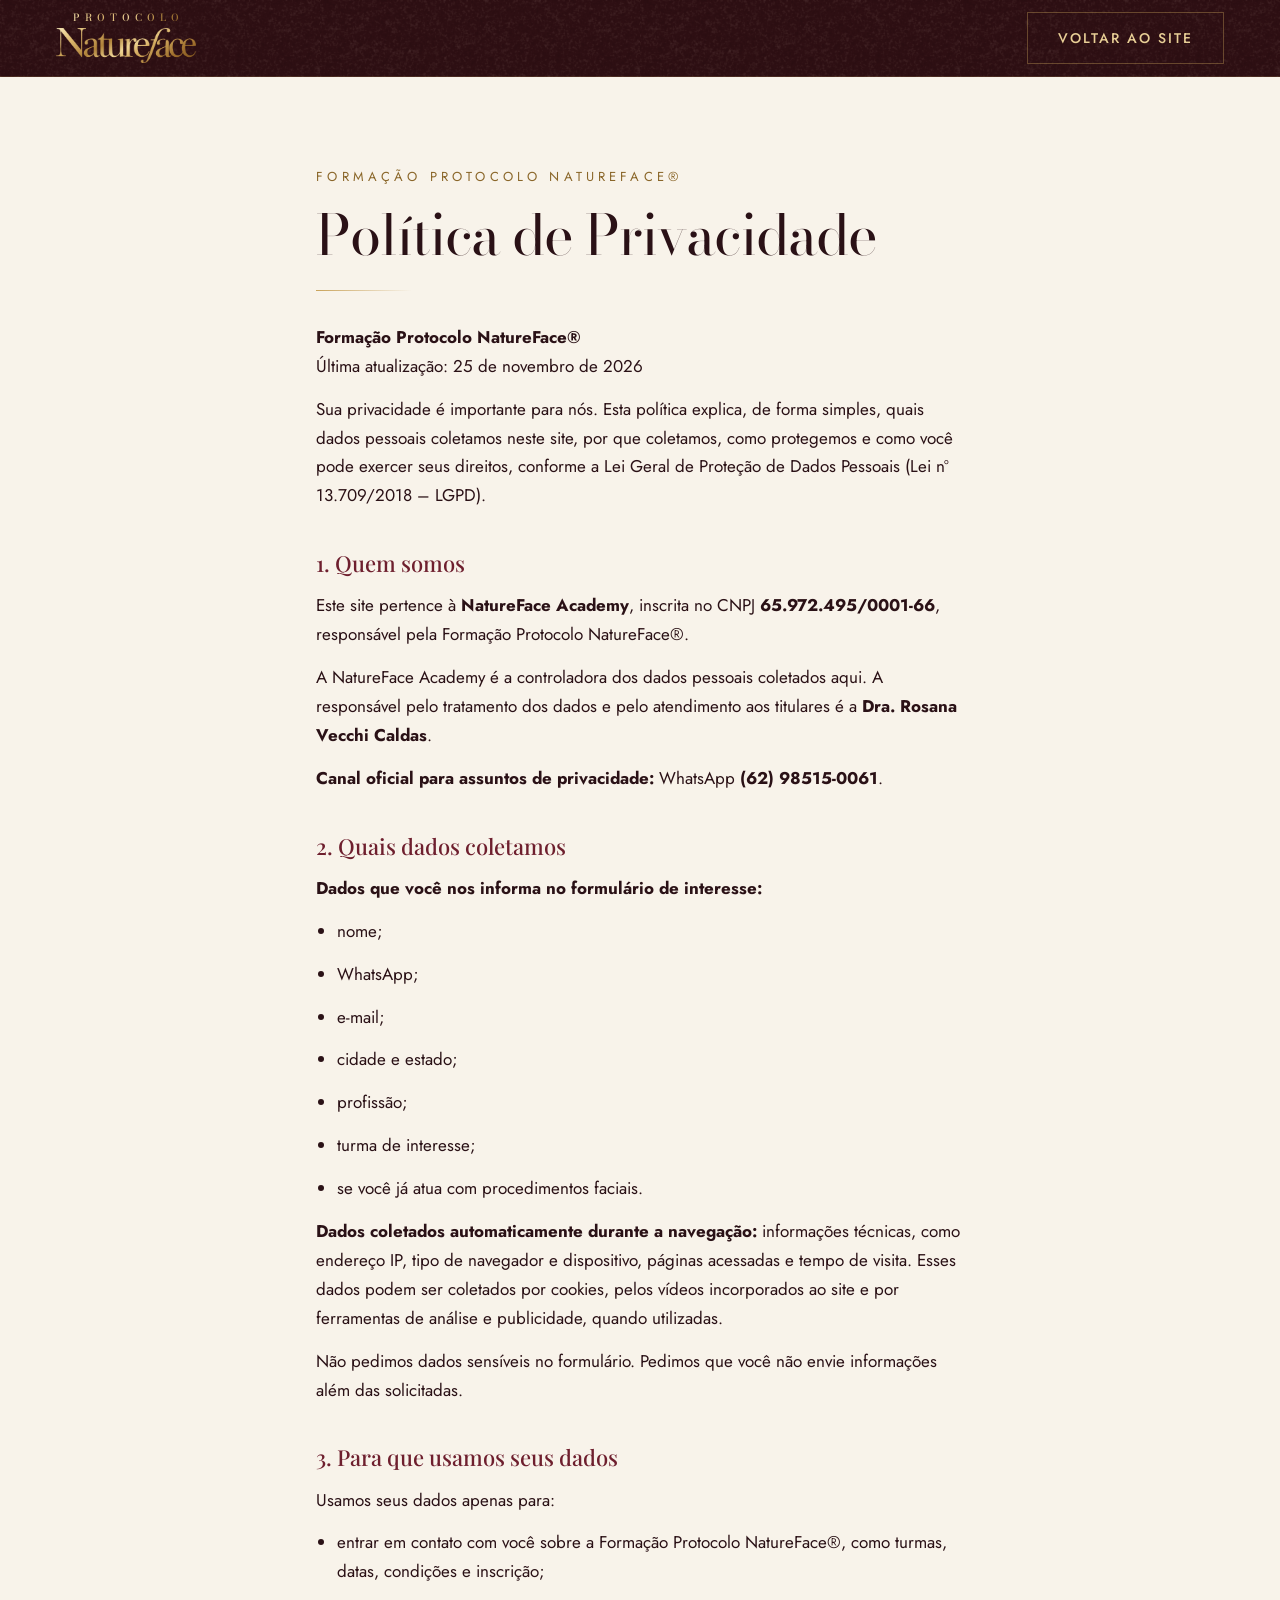
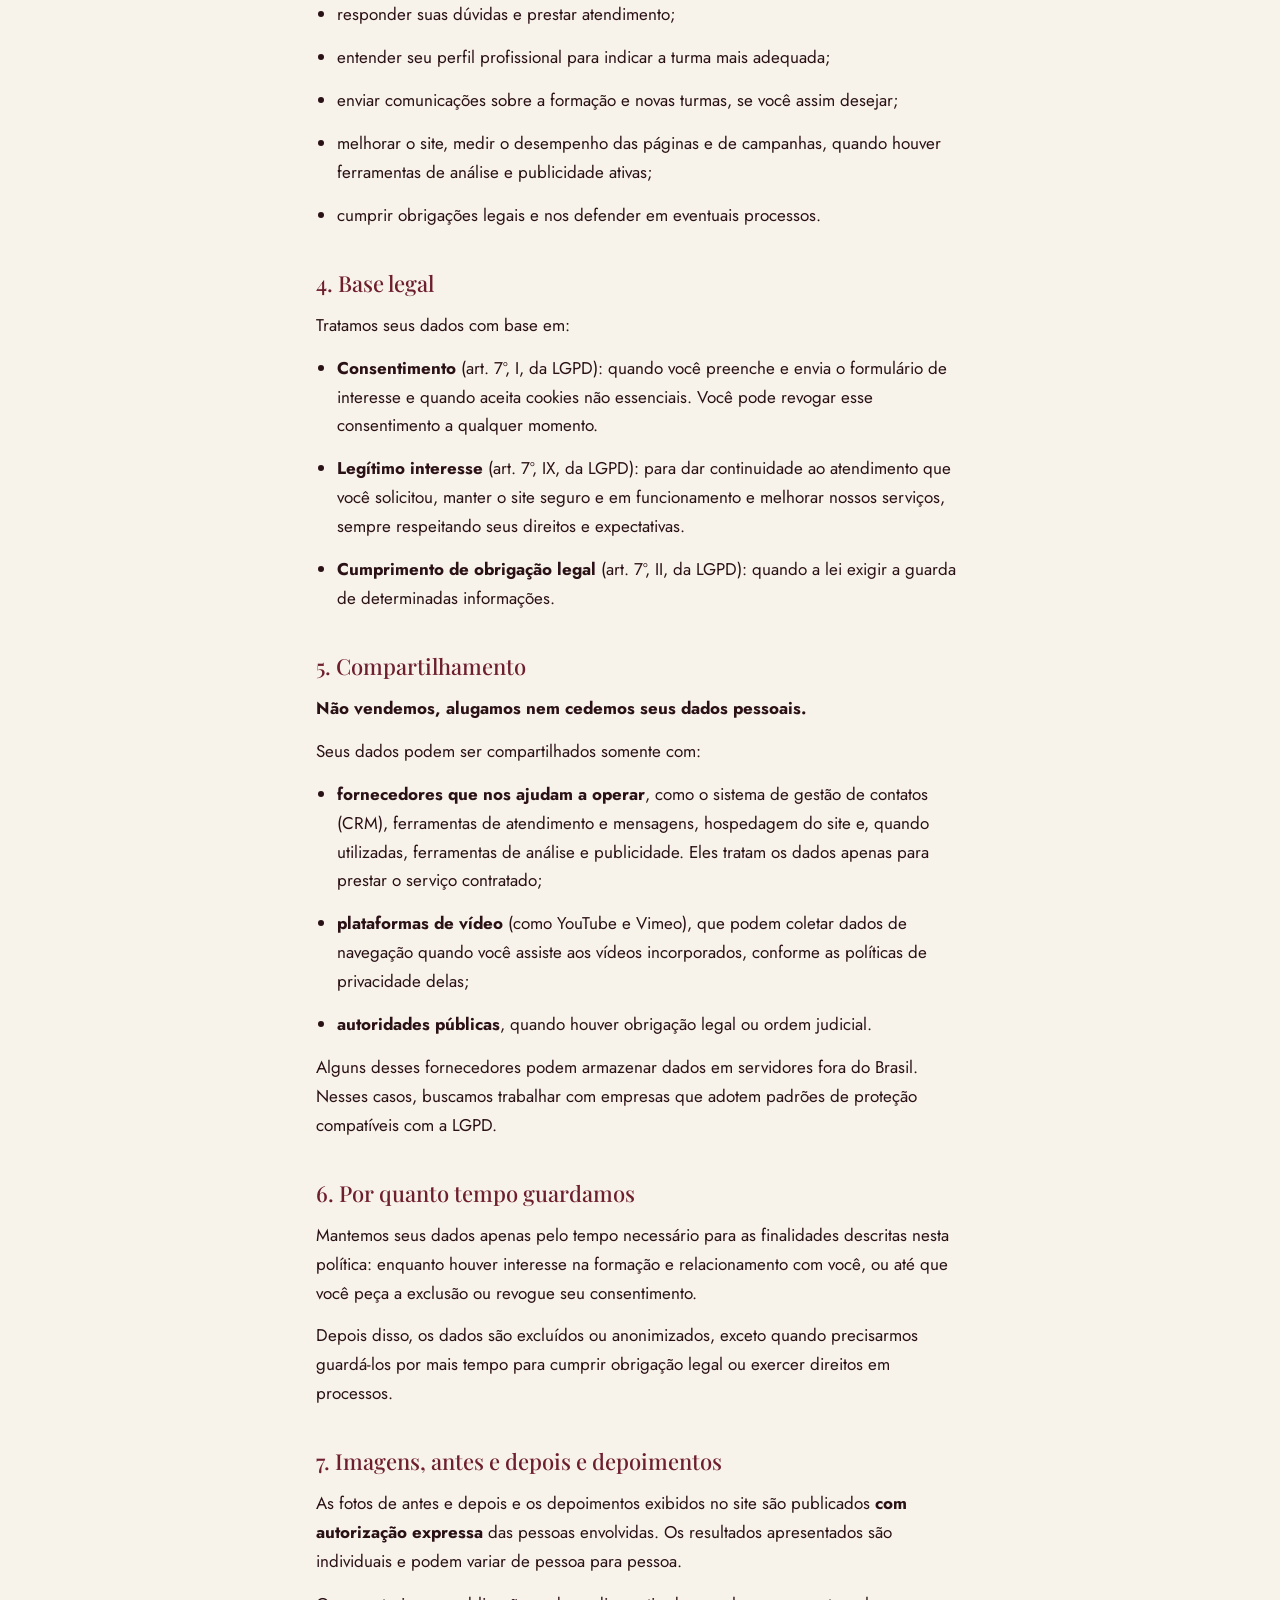
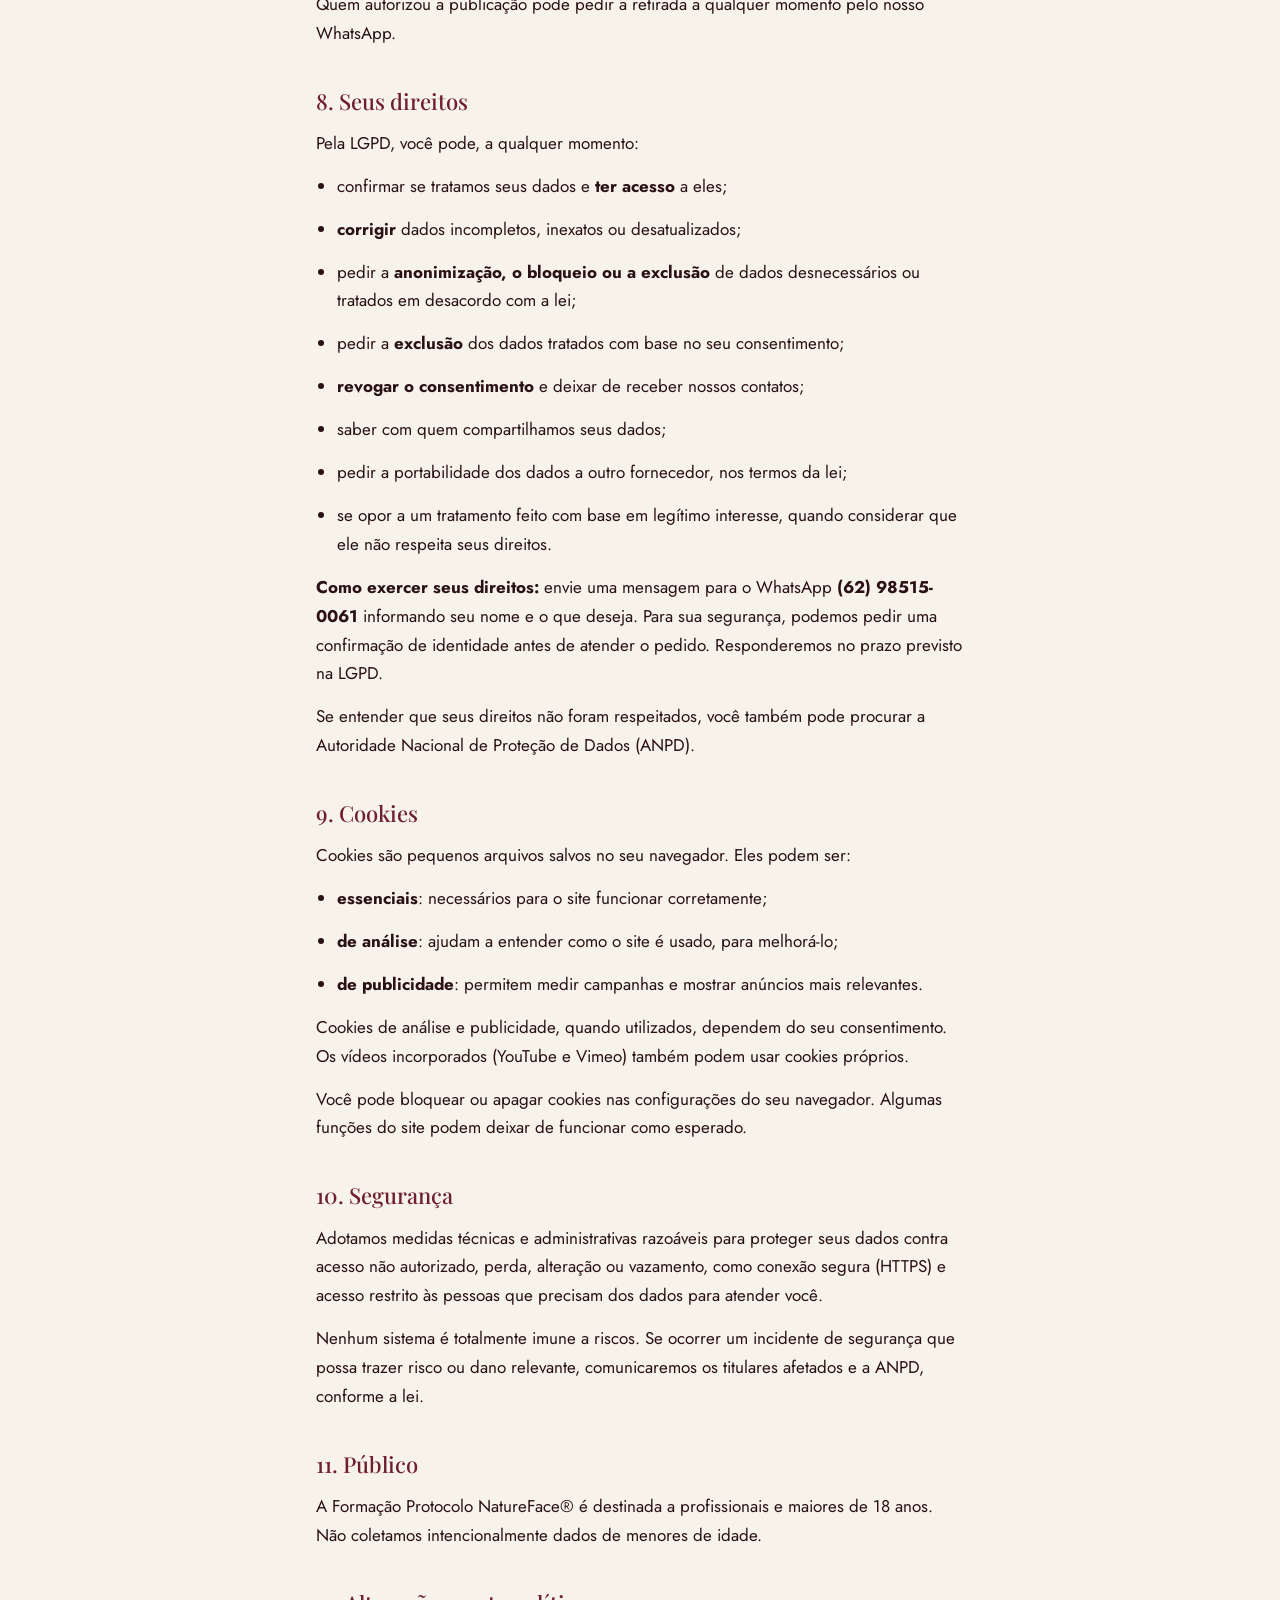
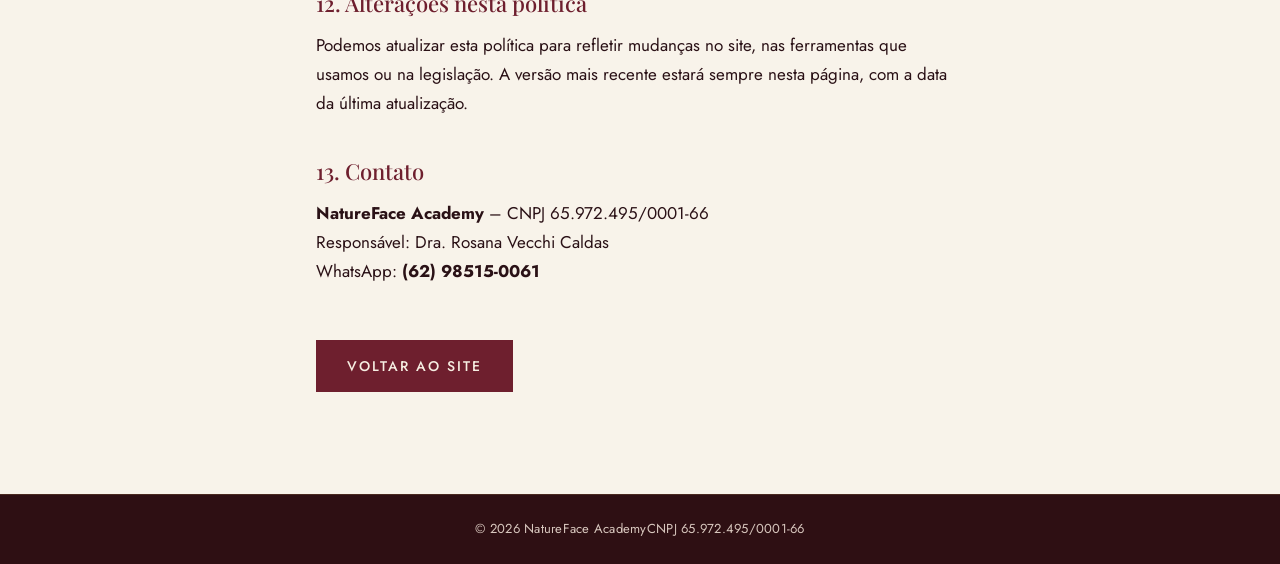
<file: protocolonatureface/politica-de-privacidade.html>
<!doctype html>
<html lang="pt-BR">
<head>
  <meta charset="utf-8">
  <meta name="viewport" content="width=device-width, initial-scale=1">
  <title>Política de Privacidade | Formação Protocolo NatureFace®</title>
  <meta name="robots" content="noindex">
  <meta name="theme-color" content="#2E0F13">
  <link rel="icon" href="imagens/favicon.svg" type="image/svg+xml">
  <link rel="icon" href="imagens/favicon-32.png" sizes="32x32" type="image/png">
  <link rel="apple-touch-icon" href="imagens/apple-touch-icon.png">
  <link rel="preconnect" href="https://fonts.googleapis.com">
  <link rel="preconnect" href="https://fonts.gstatic.com" crossorigin>
  <link href="https://fonts.googleapis.com/css2?family=Bodoni+Moda:opsz,wght@6..96,400&family=Playfair+Display:wght@500&family=Jost:wght@300;400;500&display=swap" rel="stylesheet">
  <link rel="stylesheet" href="estilo.css?v=20261127b">
  <style>
    .pp-topo { display: flex; align-items: center; justify-content: space-between; gap: 20px; height: 76px; padding-inline: var(--margem); }
    .pp-corpo { max-width: 760px; margin: 0 auto; padding: clamp(56px, 7vw, 96px) var(--margem) clamp(72px, 8vw, 120px); }
    .pp-corpo h1 { font-family: var(--display); font-weight: 400; font-size: clamp(36px, 4.4vw, 56px); line-height: 1.08; letter-spacing: -.02em; }
    .pp-corpo .fio { margin: 24px 0 32px; }
    .pp-texto h2 { font-family: var(--leitura, "Playfair Display", serif); font-weight: 500; font-size: 22px; color: var(--marsala); margin: 36px 0 10px; }
    .pp-texto h3 { font-family: var(--sans); font-weight: 500; font-size: 17px; margin: 24px 0 8px; }
    .pp-texto p, .pp-texto li { font-size: 17px; line-height: 1.7; margin: 0 0 14px; }
    .pp-texto ul, .pp-texto ol { padding-left: 1.2em; list-style: disc; margin: 0 0 14px; }
    .pp-texto ol { list-style: decimal; }
    .pp-texto a { color: var(--marsala); text-underline-offset: 3px; }
    .pp-voltar { margin-top: 40px; }
    @media (max-width: 720px) { .pp-topo { height: 66px; } }
  </style>
</head>
<body>
  <header class="topo textura">
    <div class="pp-topo">
      <a class="marca marca-topo" href="index.html" aria-label="Protocolo NatureFace, voltar ao site">
        <span class="marca-protocolo" aria-hidden="true">Protocolo</span>
        <img src="imagens/logo-natureface-ouro.webp" alt="" width="1600" height="405">
      </a>
      <a class="btn btn-linha" href="index.html">Voltar ao site</a>
    </div>
  </header>

  <main class="pp-corpo">
    <p class="rotulo">Formação Protocolo NatureFace®</p>
    <h1>Política de Privacidade</h1>
    <span class="fio fio-esq" aria-hidden="true"></span>
    <!-- O texto da política entra aqui (convertido de politica-de-privacidade.md) -->
    <div class="pp-texto">
<p><strong>Formação Protocolo NatureFace®</strong><br>Última atualização: 25 de novembro de 2026</p>
<p>Sua privacidade é importante para nós. Esta política explica, de forma simples, quais dados pessoais coletamos neste site, por que coletamos, como protegemos e como você pode exercer seus direitos, conforme a Lei Geral de Proteção de Dados Pessoais (Lei nº 13.709/2018 – LGPD).</p>
<h2>1. Quem somos</h2>
<p>Este site pertence à <strong>NatureFace Academy</strong>, inscrita no CNPJ <strong>65.972.495/0001-66</strong>, responsável pela Formação Protocolo NatureFace®.</p>
<p>A NatureFace Academy é a controladora dos dados pessoais coletados aqui. A responsável pelo tratamento dos dados e pelo atendimento aos titulares é a <strong>Dra. Rosana Vecchi Caldas</strong>.</p>
<p><strong>Canal oficial para assuntos de privacidade:</strong> WhatsApp <strong>(62) 98515-0061</strong>.</p>
<h2>2. Quais dados coletamos</h2>
<p><strong>Dados que você nos informa no formulário de interesse:</strong></p>
<ul>
<li>nome;</li>
<li>WhatsApp;</li>
<li>e-mail;</li>
<li>cidade e estado;</li>
<li>profissão;</li>
<li>turma de interesse;</li>
<li>se você já atua com procedimentos faciais.</li>
</ul>
<p><strong>Dados coletados automaticamente durante a navegação:</strong> informações técnicas, como endereço IP, tipo de navegador e dispositivo, páginas acessadas e tempo de visita. Esses dados podem ser coletados por cookies, pelos vídeos incorporados ao site e por ferramentas de análise e publicidade, quando utilizadas.</p>
<p>Não pedimos dados sensíveis no formulário. Pedimos que você não envie informações além das solicitadas.</p>
<h2>3. Para que usamos seus dados</h2>
<p>Usamos seus dados apenas para:</p>
<ul>
<li>entrar em contato com você sobre a Formação Protocolo NatureFace®, como turmas, datas, condições e inscrição;</li>
<li>responder suas dúvidas e prestar atendimento;</li>
<li>entender seu perfil profissional para indicar a turma mais adequada;</li>
<li>enviar comunicações sobre a formação e novas turmas, se você assim desejar;</li>
<li>melhorar o site, medir o desempenho das páginas e de campanhas, quando houver ferramentas de análise e publicidade ativas;</li>
<li>cumprir obrigações legais e nos defender em eventuais processos.</li>
</ul>
<h2>4. Base legal</h2>
<p>Tratamos seus dados com base em:</p>
<ul>
<li><strong>Consentimento</strong> (art. 7º, I, da LGPD): quando você preenche e envia o formulário de interesse e quando aceita cookies não essenciais. Você pode revogar esse consentimento a qualquer momento.</li>
<li><strong>Legítimo interesse</strong> (art. 7º, IX, da LGPD): para dar continuidade ao atendimento que você solicitou, manter o site seguro e em funcionamento e melhorar nossos serviços, sempre respeitando seus direitos e expectativas.</li>
<li><strong>Cumprimento de obrigação legal</strong> (art. 7º, II, da LGPD): quando a lei exigir a guarda de determinadas informações.</li>
</ul>
<h2>5. Compartilhamento</h2>
<p><strong>Não vendemos, alugamos nem cedemos seus dados pessoais.</strong></p>
<p>Seus dados podem ser compartilhados somente com:</p>
<ul>
<li><strong>fornecedores que nos ajudam a operar</strong>, como o sistema de gestão de contatos (CRM), ferramentas de atendimento e mensagens, hospedagem do site e, quando utilizadas, ferramentas de análise e publicidade. Eles tratam os dados apenas para prestar o serviço contratado;</li>
<li><strong>plataformas de vídeo</strong> (como YouTube e Vimeo), que podem coletar dados de navegação quando você assiste aos vídeos incorporados, conforme as políticas de privacidade delas;</li>
<li><strong>autoridades públicas</strong>, quando houver obrigação legal ou ordem judicial.</li>
</ul>
<p>Alguns desses fornecedores podem armazenar dados em servidores fora do Brasil. Nesses casos, buscamos trabalhar com empresas que adotem padrões de proteção compatíveis com a LGPD.</p>
<h2>6. Por quanto tempo guardamos</h2>
<p>Mantemos seus dados apenas pelo tempo necessário para as finalidades descritas nesta política: enquanto houver interesse na formação e relacionamento com você, ou até que você peça a exclusão ou revogue seu consentimento.</p>
<p>Depois disso, os dados são excluídos ou anonimizados, exceto quando precisarmos guardá-los por mais tempo para cumprir obrigação legal ou exercer direitos em processos.</p>
<h2>7. Imagens, antes e depois e depoimentos</h2>
<p>As fotos de antes e depois e os depoimentos exibidos no site são publicados <strong>com autorização expressa</strong> das pessoas envolvidas. Os resultados apresentados são individuais e podem variar de pessoa para pessoa.</p>
<p>Quem autorizou a publicação pode pedir a retirada a qualquer momento pelo nosso WhatsApp.</p>
<h2>8. Seus direitos</h2>
<p>Pela LGPD, você pode, a qualquer momento:</p>
<ul>
<li>confirmar se tratamos seus dados e <strong>ter acesso</strong> a eles;</li>
<li><strong>corrigir</strong> dados incompletos, inexatos ou desatualizados;</li>
<li>pedir a <strong>anonimização, o bloqueio ou a exclusão</strong> de dados desnecessários ou tratados em desacordo com a lei;</li>
<li>pedir a <strong>exclusão</strong> dos dados tratados com base no seu consentimento;</li>
<li><strong>revogar o consentimento</strong> e deixar de receber nossos contatos;</li>
<li>saber com quem compartilhamos seus dados;</li>
<li>pedir a portabilidade dos dados a outro fornecedor, nos termos da lei;</li>
<li>se opor a um tratamento feito com base em legítimo interesse, quando considerar que ele não respeita seus direitos.</li>
</ul>
<p><strong>Como exercer seus direitos:</strong> envie uma mensagem para o WhatsApp <strong>(62) 98515-0061</strong> informando seu nome e o que deseja. Para sua segurança, podemos pedir uma confirmação de identidade antes de atender o pedido. Responderemos no prazo previsto na LGPD.</p>
<p>Se entender que seus direitos não foram respeitados, você também pode procurar a Autoridade Nacional de Proteção de Dados (ANPD).</p>
<h2>9. Cookies</h2>
<p>Cookies são pequenos arquivos salvos no seu navegador. Eles podem ser:</p>
<ul>
<li><strong>essenciais</strong>: necessários para o site funcionar corretamente;</li>
<li><strong>de análise</strong>: ajudam a entender como o site é usado, para melhorá-lo;</li>
<li><strong>de publicidade</strong>: permitem medir campanhas e mostrar anúncios mais relevantes.</li>
</ul>
<p>Cookies de análise e publicidade, quando utilizados, dependem do seu consentimento. Os vídeos incorporados (YouTube e Vimeo) também podem usar cookies próprios.</p>
<p>Você pode bloquear ou apagar cookies nas configurações do seu navegador. Algumas funções do site podem deixar de funcionar como esperado.</p>
<h2>10. Segurança</h2>
<p>Adotamos medidas técnicas e administrativas razoáveis para proteger seus dados contra acesso não autorizado, perda, alteração ou vazamento, como conexão segura (HTTPS) e acesso restrito às pessoas que precisam dos dados para atender você.</p>
<p>Nenhum sistema é totalmente imune a riscos. Se ocorrer um incidente de segurança que possa trazer risco ou dano relevante, comunicaremos os titulares afetados e a ANPD, conforme a lei.</p>
<h2>11. Público</h2>
<p>A Formação Protocolo NatureFace® é destinada a profissionais e maiores de 18 anos. Não coletamos intencionalmente dados de menores de idade.</p>
<h2>12. Alterações nesta política</h2>
<p>Podemos atualizar esta política para refletir mudanças no site, nas ferramentas que usamos ou na legislação. A versão mais recente estará sempre nesta página, com a data da última atualização.</p>
<h2>13. Contato</h2>
<p><strong>NatureFace Academy</strong> – CNPJ 65.972.495/0001-66<br>Responsável: Dra. Rosana Vecchi Caldas<br>WhatsApp: <strong>(62) 98515-0061</strong></p>
    </div>
    <a class="btn btn-marsala pp-voltar" href="index.html">Voltar ao site</a>
  </main>

  <footer class="rodape">
    <p class="rodape-linha">
      <span>© 2026 NatureFace Academy</span>
      <span>CNPJ 65.972.495/0001-66</span>
    </p>
  </footer>
</body>
</html>
</file>
<file: protocolonatureface/estilo.css>
/* =====================================================================
   estilo.css — Landing da Formação Protocolo NatureFace®
   Linguagem: marsala profundo com textura de papel, dourado metálico
   em degradê, fios dourados finos. Bodoni Moda (títulos) + Jost (texto).
   Para trocar cores, mude só os tokens em :root.
   ===================================================================== */

:root {
  --marsala-noite: #2E0F13;
  --marsala-fundo: #3D151A;
  --marsala: #6E1F2E;
  --marsala-claro: #8A2D3B;
  --ouro: #C9A35B;
  --ouro-claro: #E8CF96;
  --ouro-texto: #8A6629;
  --ouro-grad: linear-gradient(100deg, #F4E2AE 0%, #D6B06A 32%, #EBD196 52%, #B38943 76%, #8E6427 100%);
  --fio-grad: linear-gradient(90deg, rgba(201,163,91,0), #D8B675 20%, #C9A35B 80%, rgba(201,163,91,0));
  --borda-ouro: rgba(201, 163, 91, .38);
  --papel: #F8F3EA;
  --papel-2: #F1E8DA;
  --tinta: #2A1116;
  --tinta-suave: #5E4549;
  --claro: #F6EEE2;
  --claro-suave: #D8C7BE;

  --display: "Bodoni Moda", "Didot", "Bodoni 72", Georgia, serif;
  --sans: "Jost", -apple-system, BlinkMacSystemFont, "Segoe UI", Roboto, sans-serif;

  --t-titulo: clamp(34px, 3.9vw, 58px);
  --t-frase: clamp(21px, 1.9vw, 27px);
  --t-texto: 17px;
  --t-pequeno: 14px;

  --margem: clamp(20px, 4.4vw, 72px);
  --gap: clamp(16px, 2vw, 28px);
  --secao: clamp(80px, 8.5vw, 136px);
  --ease: cubic-bezier(.16, 1, .3, 1);
}

*, *::before, *::after { box-sizing: border-box; }
html { scroll-behavior: smooth; scroll-padding-top: 80px; -webkit-text-size-adjust: 100%; }
body {
  margin: 0; background: var(--papel); color: var(--tinta);
  font-family: var(--sans); font-size: var(--t-texto); font-weight: 400; line-height: 1.6;
  -webkit-font-smoothing: antialiased; overflow-x: clip;
}
img, svg, video, iframe { display: block; max-width: 100%; }
h1, h2, h3, h4, p, ul, ol, dl, dd, figure, blockquote { margin: 0; }
ul, ol { padding: 0; list-style: none; }
a { color: inherit; }
button { font: inherit; color: inherit; }
::selection { background: var(--ouro); color: var(--tinta); }
:focus-visible { outline: 2px solid var(--ouro); outline-offset: 3px; }
.pular { position: fixed; left: 8px; top: 8px; z-index: 100; background: var(--ouro); color: var(--tinta); padding: 10px 16px; transform: translateY(-200%); opacity: 0; pointer-events: none; }
.pular:focus-visible { transform: none; opacity: 1; pointer-events: auto; }

/* ------------------------------------------------- linguagem da marca */
.textura {
  background-color: var(--marsala-fundo);
  background-image: url("imagens/textura-papel.png");
  background-size: 320px 320px;
}
.escuro { color: var(--claro); }
.ouro-grad {
  background: var(--ouro-grad); -webkit-background-clip: text; background-clip: text;
  color: transparent; -webkit-text-fill-color: transparent;
}
.fio { display: block; width: 96px; height: 1px; margin: 26px auto; background: var(--fio-grad); }
.fio-esq { margin-left: 0; background: linear-gradient(90deg, #C9A35B, rgba(201,163,91,0)); }
.rotulo {
  font-family: var(--sans); font-weight: 400; font-size: 13px; letter-spacing: .32em; text-transform: uppercase;
  color: var(--ouro-texto); margin-bottom: 18px;
}
.escuro .rotulo, .textura .rotulo { color: var(--ouro); }
.moldura-ouro { position: relative; }
.moldura-ouro::after {
  content: ""; position: absolute; inset: 14px -14px -14px 14px; border: 1px solid var(--borda-ouro);
  pointer-events: none; z-index: -1;
}

/* Marcadores [PREENCHER] / [CONFIRMAR]: visíveis, discretos */
.marcador {
  font-family: var(--sans); font-style: normal; font-weight: 400; font-size: max(12.5px, .6em);
  letter-spacing: 0; text-transform: none; line-height: 1.35; display: inline;
  padding: .14em .5em; vertical-align: .1em; border-radius: 2px;
  background: rgba(201, 163, 91, .16); color: var(--ouro-texto);
  -webkit-text-fill-color: currentColor; -webkit-box-decoration-break: clone; box-decoration-break: clone;
}
.escuro .marcador, .textura .marcador, .ph .marcador { background: rgba(232, 207, 150, .14); color: var(--ouro-claro); }
.ph-claro .marcador { background: rgba(110, 31, 46, .08); color: var(--marsala); }

/* ------------------------------------------------- grade e títulos */
.grade {
  display: grid; grid-template-columns: repeat(12, minmax(0, 1fr)); column-gap: var(--gap);
  padding-inline: var(--margem); max-width: 1440px; margin-inline: auto;
}
.sec { padding-block: var(--secao); }
.titulo-sec, .titulo-grande, .cta-titulo {
  font-family: var(--display); font-weight: 400; letter-spacing: -.022em; line-height: 1.06;
  font-size: var(--t-titulo); text-wrap: balance; font-optical-sizing: auto;
}
.titulo-grande { font-size: clamp(40px, 4.6vw, 70px); line-height: 1.02; }
.frase { font-family: var(--display); font-style: italic; font-size: var(--t-frase); line-height: 1.35; text-wrap: balance; }
.cabeca { text-align: center; max-width: 860px; margin: 0 auto; padding-inline: var(--margem); }
.cabeca .fio { margin-block: 24px; }
.cabeca-sub { font-family: var(--display); font-style: italic; font-size: var(--t-frase); line-height: 1.35; color: var(--tinta-suave); max-width: 40ch; margin-inline: auto; }
.escuro .cabeca-sub { color: var(--claro-suave); }
.centro { display: flex; justify-content: center; margin-top: 48px; padding-inline: var(--margem); }

/* ------------------------------------------------- botões */
.btn {
  display: inline-flex; align-items: center; justify-content: center; gap: 10px;
  min-height: 52px; padding: 14px 30px; border: 1px solid transparent; border-radius: 0;
  font-family: var(--sans); font-size: 14px; font-weight: 500; letter-spacing: .14em; text-transform: uppercase;
  text-decoration: none; cursor: pointer; text-align: center; line-height: 1.3;
  transition: background-color .3s ease, color .3s ease, border-color .3s ease, filter .3s ease, transform .3s var(--ease);
}
.btn:active { transform: translateY(1px); }
.btn-ouro { background: var(--ouro-grad); color: var(--marsala-noite); background-size: 140% 100%; background-position: 0 0; }
.btn-ouro:hover { background-position: 100% 0; filter: brightness(1.06); }
.btn-marsala { background: var(--marsala); color: var(--claro); }
.btn-marsala:hover { background: var(--marsala-claro); }
.btn-linha { border-color: var(--borda-ouro); color: var(--ouro-claro); background: transparent; }
.btn-linha:hover { border-color: var(--ouro); background: rgba(201, 163, 91, .08); }
.btn-linha-escura { border-color: var(--marsala); color: var(--marsala); background: transparent; }
.btn-linha-escura:hover { background: var(--marsala); color: var(--claro); }
.btn-wa { background: var(--marsala-fundo); color: var(--claro); }
.btn-wa:hover { background: var(--marsala); }
.btn-wa svg, .btn-linha svg { color: var(--ouro); flex: none; }
.btn-grande { min-height: 60px; padding-inline: 40px; }

/* ------------------------------------------------- topo */
.topo { position: sticky; top: 0; z-index: 40; color: var(--claro); background-color: var(--marsala-noite); border-bottom: 1px solid rgba(201, 163, 91, .18); }
.topo-in { display: flex; align-items: center; gap: 28px; height: 76px; padding-inline: var(--margem); max-width: 1440px; margin-inline: auto; }
/* logotipo: "PROTOCOLO" em texto + "Natureface" (arquivo da marca, com o f de cauda longa) */
.marca { display: inline-grid; justify-items: center; text-decoration: none; }
.marca img { display: block; width: 100%; height: auto; }
.marca-protocolo {
  font-family: var(--display); font-weight: 400; text-transform: uppercase; line-height: 1;
  letter-spacing: .55em; padding-left: .55em; /* compensa o espaço da última letra e centraliza */
  background: var(--ouro-grad); -webkit-background-clip: text; background-clip: text; color: transparent;
}
.marca-topo { width: 132px; padding-block: 6px; }
.marca-topo .marca-protocolo { font-size: 9px; margin-bottom: 4px; }
.marca-hero { width: min(100%, 540px); padding: 8px 0 4px; }
.marca-hero .marca-protocolo { font-size: clamp(13px, 1.25vw, 18px); margin-bottom: clamp(10px, 1.2vw, 18px); }
.marca-hero .fio { width: 120px; margin: 34px auto 0; }
.marca-rodape { width: min(78%, 420px); }
.marca-rodape .marca-protocolo { font-size: 14px; margin-bottom: 14px; }
.topo-nav { margin-left: auto; }
.topo-nav ul { display: flex; gap: clamp(14px, 1.6vw, 28px); }
.topo-nav a { font-size: 13px; letter-spacing: .14em; text-transform: uppercase; text-decoration: none; color: var(--claro-suave); padding-block: 8px; position: relative; transition: color .25s ease; }
.topo-nav a::after { content: ""; position: absolute; left: 0; right: 0; bottom: 0; height: 1px; background: var(--ouro); transform: scaleX(0); transform-origin: left; transition: transform .4s var(--ease); }
.topo-nav a:hover { color: var(--ouro-claro); }
.topo-nav a:hover::after { transform: scaleX(1); }
.btn-topo { min-height: 44px; padding: 10px 20px; font-size: 12px; }
.topo-menu { display: none; }

/* ------------------------------------------------- 1. hero */
.hero { color: var(--claro); overflow: clip; }
.hero-in {
  max-width: 1440px; margin: 0 auto; padding: clamp(48px, 6vw, 88px) var(--margem) clamp(64px, 7vw, 104px);
  display: grid; grid-template-columns: minmax(0, 7fr) minmax(0, 5fr); gap: clamp(32px, 5vw, 88px); align-items: center;
  min-height: calc(100svh - 76px);
}
.hero-texto { text-align: center; display: grid; justify-items: center; }
.hero-titulo { margin-top: 32px; font-family: var(--display); font-weight: 400; font-size: clamp(40px, 4.4vw, 66px); line-height: 1.08; letter-spacing: -.025em; }
.hero-complemento { margin-top: 10px; font-family: var(--display); font-style: italic; font-size: clamp(20px, 1.9vw, 28px); line-height: 1.3; color: var(--claro); }
.hero-sub { margin-top: 26px; max-width: 46ch; color: var(--claro-suave); font-weight: 300; font-size: 17px; }
.hero-sub strong { color: var(--claro); font-weight: 500; }
.hero-acoes { margin-top: 34px; display: flex; flex-wrap: wrap; justify-content: center; gap: 12px; }
.hero-apoio { margin-top: 22px; font-size: var(--t-pequeno); color: var(--claro-suave); }
.hero-foto { justify-self: end; width: 100%; max-width: 520px; }
.hero-foto-in { position: relative; aspect-ratio: 4 / 5.2; overflow: clip; background: var(--marsala); }
.hero-foto-in img { width: 100%; height: 100%; object-fit: cover; object-position: 50% 8%; }
.hero-foto figcaption { margin-top: 26px; font-family: var(--display); font-style: italic; font-size: 17px; color: var(--ouro-claro); text-align: right; padding-right: 0; }
.hero-foto.moldura-ouro::after { inset: -14px 14px 40px -14px; z-index: 0; }
.hero-foto-in { z-index: 1; }

/* placeholder de foto/vídeo */
.ph { position: absolute; inset: 0; display: flex; flex-direction: column; justify-content: flex-end; padding: clamp(18px, 2.4vw, 32px); background: var(--marsala); color: var(--claro); }
.ph-mono { position: absolute; inset: 0; display: grid; place-items: center; pointer-events: none; }
.ph-mono img, .foto-btn .ph-mono img { width: min(56%, 300px); height: auto; object-fit: contain; opacity: .22; transform: none; }
.ph-txt { position: relative; font-size: var(--t-pequeno); }
.ph-claro { background: var(--papel-2); color: var(--tinta); }
.ph-claro .ph-mono img { opacity: .5; filter: saturate(.6); }

/* ------------------------------------------------- 2. protocolo */
.protocolo-topo { align-items: center; row-gap: 48px; }
.protocolo-intro { grid-column: 1 / 6; }
.protocolo-texto { display: grid; gap: 16px; }
.protocolo-video { grid-column: 7 / -1; }
.video-in { position: relative; aspect-ratio: 16 / 9; background: var(--papel-2); overflow: clip; z-index: 1; }
.video-in iframe { position: absolute; inset: 0; width: 100%; height: 100%; border: 0; }
.principios { margin-top: clamp(64px, 6vw, 96px); row-gap: 20px; align-items: stretch; }
.principios-intro { grid-column: 1 / -1; text-align: center; font-family: var(--display); font-style: italic; font-size: var(--t-frase); color: var(--tinta-suave); }
.principios-lista { grid-column: 2 / 12; display: grid; grid-template-columns: 1fr 1fr; gap: var(--gap); }
.principio { padding: clamp(28px, 3.2vw, 48px); border: 1px solid var(--borda-ouro); background: var(--papel); text-align: center; position: relative; }
.principio h3 { font-family: var(--display); font-weight: 400; font-size: clamp(34px, 3.4vw, 50px); line-height: 1; color: var(--marsala); }
.principio .fio { width: 56px; margin-block: 20px; }
.principio p { max-width: 34ch; margin-inline: auto; }
.protocolo-fecho { display: grid; justify-items: center; text-align: center; gap: 28px; margin-top: clamp(48px, 5vw, 72px); padding-inline: var(--margem); }
.protocolo-fecho .fio { margin: 0; }
.protocolo-fecho .frase { max-width: 32ch; color: var(--marsala); }

/* ------------------------------------------------- 3. dra rosana */
.dra { background: var(--papel-2); }
.dra .grade { align-items: start; }
.dra-foto { grid-column: 1 / 6; position: sticky; top: 112px; }
.dra-foto-in { position: relative; aspect-ratio: 4 / 5; overflow: clip; z-index: 1; background: var(--papel); }
.dra-foto-in img { width: 100%; height: 100%; object-fit: cover; object-position: 50% 10%; }
.dra-foto.moldura-ouro::after { z-index: 0; }
.dra-texto { grid-column: 7 / -1; }
.dra-paragrafos { display: grid; gap: 16px; max-width: 56ch; }
.dra-citacao { margin-top: 32px; padding: clamp(28px, 3vw, 44px); color: var(--claro); }
.dra-citacao p { font-family: var(--display); font-style: italic; font-size: var(--t-frase); line-height: 1.35; }
.dra-citacao footer { margin-top: 18px; font-size: 13px; letter-spacing: .2em; text-transform: uppercase; color: var(--ouro); }
.dra-topo { display: grid; grid-template-columns: auto 1fr; gap: 28px; align-items: center; margin-bottom: 32px; padding: 22px 0; border-block: 1px solid var(--borda-ouro); }
.dra-numero { display: grid; justify-items: start; padding-right: 28px; border-right: 1px solid var(--borda-ouro); }
.dra-numero span { font-family: var(--display); font-size: clamp(48px, 4.6vw, 68px); line-height: 1; letter-spacing: -.02em; }
.dra-numero small { margin-top: 6px; font-size: 12px; letter-spacing: .22em; text-transform: uppercase; color: var(--ouro-texto); }
.dra-destaques { display: grid; gap: 8px; }
.dra-destaques li { position: relative; padding-left: 20px; font-family: var(--display); font-size: 17px; line-height: 1.3; color: var(--marsala); }
.dra-destaques li::before { content: ""; position: absolute; left: 0; top: .5em; width: 7px; height: 7px; background: var(--ouro); transform: rotate(45deg); }
.dra-fi { margin-top: 36px; }
.dra-fi h3 { font-family: var(--display); font-weight: 400; font-size: 28px; margin-bottom: 14px; color: var(--marsala); }
.dra-visao { margin-top: 36px; padding-top: 28px; border-top: 1px solid var(--borda-ouro); }
.dra-frase { margin-top: 18px; font-family: var(--display); font-style: italic; font-size: 19px; line-height: 1.45; color: var(--marsala); }
.dra-assina { display: block; margin-top: 8px; font-family: var(--sans); font-style: normal; font-size: 12px; letter-spacing: .2em; text-transform: uppercase; color: var(--ouro-texto); }
.hero-foto-num { display: block; margin-top: 4px; font-family: var(--sans); font-style: normal; font-size: 12px; letter-spacing: .2em; text-transform: uppercase; color: var(--ouro); }
.dra-trajetoria { margin-top: 40px; }
.dra-trajetoria h3 { font-family: var(--display); font-weight: 400; font-size: 28px; }
.dra-trajetoria dl { margin-top: 16px; display: grid; grid-template-columns: 1fr 1fr; column-gap: var(--gap); }
.dra-trajetoria dl > div { padding: 14px 0; border-top: 1px solid var(--borda-ouro); }
.dra-trajetoria dt { font-size: 12px; letter-spacing: .16em; text-transform: uppercase; color: var(--ouro-texto); }
.dra-trajetoria dd { margin-top: 4px; font-size: 16px; }


/* ------------------------------------------------- 4. tratamentos */
.tratamentos .grade { align-items: start; }
.trat-lado { grid-column: 1 / 5; position: sticky; top: 112px; }
.trat-apoio { color: var(--claro-suave); max-width: 34ch; margin-bottom: 32px; }
.trat-cards { grid-column: 6 / -1; display: grid; grid-template-columns: repeat(2, minmax(0, 1fr)); gap: 14px; counter-reset: c; }
.trat-card {
  position: relative; padding: 30px 30px 32px; border: 1px solid var(--borda-ouro);
  background: rgba(20, 5, 8, .22); transition: border-color .35s ease, background-color .35s ease, transform .45s var(--ease);
}
.trat-card:hover { border-color: var(--ouro); background: rgba(20, 5, 8, .38); transform: translateY(-3px); }
.trat-num { font-family: var(--display); font-size: 34px; line-height: 1; display: inline-block; }
.trat-card .fio { width: 40px; margin: 18px 0 16px; background: var(--ouro); opacity: .6; }
.trat-card h3 { font-family: var(--display); font-weight: 400; font-size: clamp(22px, 1.8vw, 27px); line-height: 1.15; color: var(--claro); }
.trat-card p { margin-top: 8px; color: var(--claro-suave); font-size: 16px; font-weight: 300; }
.beneficios { margin-top: clamp(72px, 7vw, 112px); padding-top: clamp(56px, 5vw, 80px); position: relative; align-items: start; }
.beneficios::before { content: ""; position: absolute; top: 0; left: var(--margem); right: var(--margem); height: 1px; background: var(--fio-grad); }
.benef-lado { grid-column: 1 / 5; }
.beneficios-lista { grid-column: 6 / -1; }
.beneficios-lista li { display: grid; grid-template-columns: minmax(0, 5fr) minmax(0, 6fr); gap: var(--gap); padding: 20px 0; border-bottom: 1px solid rgba(201, 163, 91, .22); }
.beneficios-lista li:first-child { padding-top: 4px; }
.beneficios-lista strong { font-family: var(--display); font-weight: 400; font-size: 21px; line-height: 1.25; color: var(--ouro-claro); }
.beneficios-lista span { color: var(--claro-suave); font-weight: 300; }

/* ------------------------------------------------- 5. conteúdo (etapas em abas) */
.etapas { margin-top: clamp(48px, 5vw, 72px); align-items: start; }
.etapas-abas { grid-column: 1 / 5; display: grid; gap: 10px; }
.aba {
  display: grid; grid-template-columns: 54px 1fr; align-items: center; column-gap: 14px; width: 100%; text-align: left;
  cursor: pointer; padding: 18px 22px; background: var(--papel); border: 1px solid rgba(138, 102, 41, .28);
  transition: background-color .3s ease, border-color .3s ease, color .3s ease;
}
.aba:hover { border-color: var(--ouro); }
.aba-num { grid-row: span 2; font-family: var(--display); font-size: 34px; line-height: 1; color: var(--ouro-texto); }
.aba-nome { font-family: var(--display); font-size: 20px; line-height: 1.2; }
.aba-mod { font-size: 13px; color: var(--tinta-suave); margin-top: 2px; }
.aba[aria-selected="true"] { background: var(--marsala-fundo) url("imagens/textura-papel.png"); background-size: 320px; border-color: var(--marsala-fundo); color: var(--claro); }
.aba[aria-selected="true"] .aba-num { background: var(--ouro-grad); -webkit-background-clip: text; background-clip: text; color: transparent; }
.aba[aria-selected="true"] .aba-mod { color: var(--claro-suave); }
.etapas-paineis { grid-column: 5 / -1; }
.painel { border: 1px solid var(--borda-ouro); background: var(--papel); }
.painel[hidden] { display: none; }
.painel-cab { padding: clamp(26px, 3vw, 40px) clamp(26px, 3vw, 44px) 8px; }
.painel-cab p { font-size: 12px; letter-spacing: .24em; text-transform: uppercase; color: var(--ouro-texto); }
.painel-cab h3 { margin-top: 8px; font-family: var(--display); font-weight: 400; font-size: clamp(28px, 2.6vw, 40px); line-height: 1.1; color: var(--marsala); }
.painel ul { padding: 12px clamp(26px, 3vw, 44px) clamp(22px, 2.6vw, 36px); }
.painel li { display: grid; grid-template-columns: 18px 1fr; gap: 14px; padding: 16px 0; border-bottom: 1px solid rgba(201, 163, 91, .3); font-size: 17px; }
.painel li:last-child { border-bottom: 0; }
.painel li::before, .incluso-lista li::before {
  content: ""; width: 9px; height: 9px; margin-top: 9px; background: var(--ouro); transform: rotate(45deg);
}
.js .painel.entra li { animation: sobe .6s var(--ease) both; animation-delay: calc(var(--i, 0) * 70ms); }
.conteudo-rodape { margin-top: 28px; align-items: center; row-gap: 16px; }
.conteudo-fato { grid-column: span 3; display: grid; gap: 2px; padding-left: 16px; border-left: 1px solid var(--borda-ouro); }
.conteudo-fato span { font-size: 12px; letter-spacing: .16em; text-transform: uppercase; color: var(--ouro-texto); }
.conteudo-fato strong { font-weight: 400; font-size: 16px; }
.conteudo-rodape .btn { grid-column: span 3; justify-self: end; }

/* ------------------------------------------------- 6. antes e depois (carrossel automático) */
.carrossel { max-width: 1440px; margin: clamp(44px, 4.5vw, 64px) auto 0; padding-inline: var(--margem); }
.carrossel-janela { overflow: hidden; }
.carrossel-trilho { display: grid; grid-auto-flow: column; grid-auto-columns: calc((100% - 2 * var(--gap)) / 3); column-gap: var(--gap); transition: transform 1.1s cubic-bezier(.65, 0, .35, 1); will-change: transform; }
.caso { display: block; width: 100%; padding: 0; border: 0; background: none; cursor: zoom-in; -webkit-user-select: none; user-select: none; -webkit-touch-callout: none; }
.caso-img { position: relative; aspect-ratio: 1208 / 800; overflow: clip; border: 1px solid var(--borda-ouro); background: var(--marsala-noite); }
.caso-img img { width: 100%; height: 100%; object-fit: cover; transition: transform 1s var(--ease); pointer-events: none; }
.caso:hover .caso-img img, .caso:focus-visible .caso-img img { transform: scale(1.03); }
.caso-tag { position: absolute; top: 10px; padding: 4px 10px; font-size: 11px; letter-spacing: .2em; text-transform: uppercase; background: rgba(46, 15, 19, .72); color: var(--ouro-claro); }
.caso-tag.antes { left: 10px; }
.caso-tag.depois { left: calc(50% + 10px); }
.carrossel-ctrl { display: flex; justify-content: center; align-items: center; gap: 18px; margin-top: 28px; }
.carrossel-seta { width: 48px; height: 48px; display: grid; place-items: center; border: 1px solid var(--borda-ouro); background: none; color: var(--ouro-claro); cursor: pointer; border-radius: 50%; transition: border-color .3s ease, background-color .3s ease; }
.carrossel-seta:hover { border-color: var(--ouro); background: rgba(201, 163, 91, .1); }
.carrossel-pontos { display: flex; gap: 4px; }
.ponto { width: 28px; height: 28px; padding: 0; border: 0; background: none; cursor: pointer; display: grid; place-items: center; }
.ponto::before { content: ""; width: 7px; height: 7px; border-radius: 50%; border: 1px solid var(--ouro); transition: background-color .3s ease, transform .3s ease; }
.ponto[aria-current]::before { background: var(--ouro); transform: scale(1.25); }
.protegida img { -webkit-user-drag: none; }
.resultados-aviso { margin-top: 44px; text-align: center; padding-inline: var(--margem); display: grid; gap: 8px; justify-items: center; }
.aviso { font-family: var(--display); font-style: italic; font-size: 19px; color: var(--ouro-claro); }

/* ------------------------------------------------- 7. depoimentos */
.dep-videos, .dep-textos { margin-top: clamp(44px, 4.5vw, 64px); grid-template-columns: repeat(3, minmax(0, 1fr)); }
.dep-textos { margin-top: var(--gap); }
.dep-video .moldura { position: relative; aspect-ratio: 4 / 5; background: var(--marsala); overflow: clip; border: 1px solid var(--borda-ouro); }
.dep-video iframe { position: absolute; inset: 0; width: 100%; height: 100%; border: 0; }
.dep-prints-cab { margin-top: clamp(56px, 5vw, 80px); }
.dep-prints-titulo { grid-column: 1 / -1; text-align: center; font-family: var(--display); font-style: italic; font-weight: 400; font-size: var(--t-frase); color: var(--marsala); }
.dep-prints { grid-column: 1 / -1; margin-top: 28px; columns: 3; column-gap: var(--gap); }
.dep-print { display: block; width: 100%; margin: 0 0 var(--gap); padding: 10px; break-inside: avoid; background: var(--papel-2); border: 1px solid var(--borda-ouro); cursor: zoom-in; transition: border-color .3s ease, transform .45s var(--ease); }
.dep-print:hover { border-color: var(--ouro); transform: translateY(-2px); }
.dep-print img { width: 100%; height: auto; }
.dep-texto { position: relative; padding: 52px 32px 30px; border: 1px solid var(--borda-ouro); background: var(--papel-2); }
.dep-texto::before { content: "“"; position: absolute; top: 6px; left: 26px; font-family: var(--display); font-size: 72px; line-height: 1; background: var(--ouro-grad); -webkit-background-clip: text; background-clip: text; color: transparent; }
.dep-texto blockquote { font-family: var(--display); font-style: italic; font-size: 21px; line-height: 1.4; }
.dep-assina { display: grid; gap: 2px; margin-top: 18px; }
.dep-assina strong { font-weight: 500; font-size: 16px; }
.dep-assina span { font-size: var(--t-pequeno); color: var(--tinta-suave); }

/* ------------------------------------------------- 8. experiência */
.exp-topo { align-items: end; row-gap: 20px; }
.exp-topo > :first-child { grid-column: 1 / 6; }
.exp-topo > :last-child { grid-column: 7 / -1; }
.exp-texto { font-family: var(--display); font-style: italic; font-size: var(--t-frase); line-height: 1.4; color: var(--claro); }
.exp-marcador { margin-top: 12px; }
.mosaico { grid-column: 1 / -1; margin-top: clamp(40px, 4vw, 60px); display: grid; grid-template-columns: repeat(4, 1fr); grid-auto-rows: clamp(180px, 17vw, 260px); gap: 10px; }
.foto-btn { position: relative; display: block; width: 100%; height: 100%; padding: 0; border: 1px solid var(--borda-ouro); background: none; cursor: zoom-in; overflow: clip; }
.foto-btn img { width: 100%; height: 100%; object-fit: cover; transition: transform .9s var(--ease); }
.foto-btn:hover img { transform: scale(1.04); }
.mosaico > :nth-child(1) { grid-column: span 2; grid-row: span 2; }
.mosaico > :nth-child(6) { grid-column: span 4; }
.mosaico .ph { background: rgba(20, 5, 8, .3); text-align: left; }
.mosaico > :nth-child(3n+2) .ph { background: rgba(110, 31, 46, .55); }
.play { position: absolute; left: 50%; top: 50%; width: 64px; height: 64px; margin: -32px 0 0 -32px; border-radius: 50%; border: 1px solid var(--ouro); color: var(--ouro-claro); display: grid; place-items: center; transition: transform .4s var(--ease), background-color .3s ease; }
.foto-btn:hover .play { transform: scale(1.08); background: rgba(201, 163, 91, .15); }

/* ------------------------------------------------- 9. incluso */
.incluso { background: var(--papel-2); }
.incluso .grade { align-items: start; }
.incluso-lado { grid-column: 1 / 5; position: sticky; top: 112px; }
.incluso-col { grid-column: span 4; }
.incluso-col:last-child { grid-column: 9 / -1; }
.incluso-col:nth-child(2) { grid-column: 5 / 9; padding-right: var(--gap); }
.incluso-h { font-family: var(--sans); font-weight: 400; font-size: 12px; letter-spacing: .24em; text-transform: uppercase; color: var(--ouro-texto); padding-bottom: 14px; border-bottom: 1px solid var(--ouro); }
.incluso-lista li { display: grid; grid-template-columns: 18px 1fr; gap: 14px; padding: 18px 0; border-bottom: 1px solid rgba(201, 163, 91, .3); }
.incluso-confirmar li::before { background: transparent; border: 1px solid var(--ouro); }

/* ------------------------------------------------- turmas (cards convite) + condições */
.turmas { background: var(--papel-2); }
.turmas .grade { align-items: center; row-gap: 36px; }
.turmas-lado { grid-column: 1 / 5; }
.turmas-texto { font-size: 15px; color: var(--tinta-suave); max-width: 32ch; }
.turmas-lista { grid-column: 6 / -1; display: grid; grid-template-columns: repeat(2, minmax(0, 1fr)); gap: var(--gap); }
.turma {
  position: relative; display: grid; justify-items: center; text-align: center; padding: 40px 28px 32px;
  background: var(--papel); border: 1px solid var(--borda-ouro); outline: 1px solid rgba(201, 163, 91, .22); outline-offset: -8px;
  transition: border-color .3s ease, transform .45s var(--ease);
}
.turma:hover { border-color: var(--ouro); transform: translateY(-3px); }
.turma-mes { font-size: 13px; letter-spacing: .42em; padding-left: .42em; text-transform: uppercase; color: var(--ouro-texto); }
.turma-dias { margin-top: 14px; font-family: var(--display); font-size: clamp(46px, 4.4vw, 64px); line-height: 1; letter-spacing: -.01em; white-space: nowrap; }
.turma-ano { margin-top: 8px; font-family: var(--display); font-size: 18px; color: var(--marsala); letter-spacing: .12em; }
.turma .fio { width: 48px; margin: 20px auto 14px; }
.turma-formato { font-size: 13px; letter-spacing: .26em; padding-left: .26em; text-transform: uppercase; color: var(--tinta-suave); margin-bottom: 24px; }
.turma .btn { width: 100%; }
.condicoes { padding-block: clamp(72px, 7vw, 112px); }
.condicoes .grade { align-items: center; row-gap: 24px; }
.cond-lado { grid-column: 1 / 6; }
.cond-texto { grid-column: 7 / -1; }
.inv-texto { font-family: var(--display); font-style: italic; font-size: var(--t-frase); line-height: 1.4; max-width: 34ch; }
.inv-detalhe { margin: 14px 0 28px; color: var(--claro-suave); max-width: 44ch; font-weight: 300; }

/* ------------------------------------------------- 10. formulário */
.formulario .grade { align-items: start; row-gap: 40px; }
.form-lado { grid-column: 1 / 5; }
.form-texto { max-width: 34ch; margin-bottom: 28px; }
.form { grid-column: 6 / -1; display: grid; grid-template-columns: 1fr 1fr; gap: 20px var(--gap); padding: clamp(24px, 3.2vw, 48px); background: var(--papel-2); border-top: 2px solid var(--ouro); }
.largo { grid-column: 1 / -1; }
.campo-form { display: grid; gap: 8px; border: 0; padding: 0; margin: 0; min-width: 0; }
.campo-form label, .campo-form legend { font-size: 12px; letter-spacing: .14em; text-transform: uppercase; font-weight: 500; color: var(--tinta-suave); padding: 0; }
.opcional { text-transform: none; letter-spacing: 0; font-weight: 400; }
.form input[type=text], .form input[type=tel], .form input[type=email], .form select {
  width: 100%; min-height: 50px; padding: 12px 14px; font: inherit; font-size: 16px; color: var(--tinta);
  background: var(--papel); border: 1px solid #DCCBAE; border-radius: 0; appearance: none; -webkit-appearance: none; transition: border-color .2s ease;
}
.form select { background-image: url("data:image/svg+xml,%3Csvg xmlns='http://www.w3.org/2000/svg' width='12' height='8' viewBox='0 0 12 8'%3E%3Cpath d='m1 1 5 5 5-5' fill='none' stroke='%238A6629' stroke-width='1.4'/%3E%3C/svg%3E"); background-repeat: no-repeat; background-position: right 14px center; padding-right: 36px; }
.form input:hover, .form select:hover { border-color: var(--ouro); }
.form input:focus, .form select:focus { outline: none; border-color: var(--marsala); }
.form .invalido { border-color: #A3283A !important; }
.opcoes { display: flex; flex-wrap: wrap; gap: 8px; margin-top: 2px; }
.opcoes label { display: inline-flex; align-items: center; gap: 10px; min-height: 46px; padding: 10px 16px; background: var(--papel); border: 1px solid #DCCBAE; cursor: pointer; font-size: 15px; letter-spacing: 0; text-transform: none; font-weight: 400; color: var(--tinta); }
.opcoes input, .consentimento input { accent-color: var(--marsala); width: 18px; height: 18px; margin: 0; flex: none; }
.consentimento { display: flex; gap: 12px; align-items: flex-start; font-size: var(--t-pequeno); cursor: pointer; }
.consentimento input { margin-top: 3px; }
.form .btn { min-height: 56px; }
.form-erro { color: #A3283A; font-size: var(--t-pequeno); }
.form-ok { background: var(--marsala); color: var(--claro); padding: 18px 22px; font-family: var(--display); font-style: italic; font-size: 20px; }

/* ------------------------------------------------- FAQ (sanfona) */
.faq { background: var(--papel-2); }
.faq .grade { align-items: start; }
.faq-lado { grid-column: 1 / 5; }
.faq-lado .btn { margin-top: 4px; }
.faq-lista { grid-column: 6 / -1; border-top: 1px solid var(--ouro); }
.faq-lista details { border-bottom: 1px solid rgba(201, 163, 91, .4); }
.faq-lista summary { list-style: none; cursor: pointer; display: flex; justify-content: space-between; align-items: center; gap: 20px; padding: 22px 0; font-family: var(--display); font-size: 21px; line-height: 1.3; }
.faq-lista summary::-webkit-details-marker { display: none; }
.faq-lista summary::after { content: "+"; font-family: var(--sans); font-weight: 300; font-size: 26px; color: var(--ouro-texto); transition: transform .3s var(--ease); }
.faq-lista details[open] summary::after { transform: rotate(45deg); }
.faq-lista summary:hover { color: var(--marsala); }
.faq-lista details p { padding: 0 40px 22px 0; color: var(--tinta-suave); }

/* ------------------------------------------------- CTA final */
.cta { padding-block: clamp(96px, 10vw, 160px); color: var(--claro); }
.cta-titulo { font-size: clamp(36px, 4.6vw, 70px); line-height: 1.08; }
.cta .btn { margin-top: 36px; }

/* ------------------------------------------------- rodapé */
.rodape { color: var(--claro-suave); background-color: var(--marsala-noite); padding-block: clamp(64px, 7vw, 104px) 48px; border-top: 1px solid rgba(201, 163, 91, .2); }
.rodape-in { max-width: 1100px; margin: 0 auto; padding-inline: var(--margem); display: grid; justify-items: center; text-align: center; }

.rodape .fio { margin-block: 32px; }
.rodape-contato { display: flex; flex-wrap: wrap; justify-content: center; gap: 12px 48px; }
.rodape-contato a { text-decoration: none; display: grid; gap: 4px; }
.rodape-contato a > span:first-child { font-size: 12px; letter-spacing: .24em; text-transform: uppercase; color: var(--ouro); }
.rodape-contato a > span:last-child { font-family: var(--display); font-size: 20px; color: var(--claro); }
.rodape-info { margin-top: 40px; display: grid; gap: 6px; font-size: 13px; }
.rodape-info a { text-underline-offset: 3px; }
.rodape-info a:hover { color: var(--ouro-claro); }
.rodape-aviso { margin-top: 10px; font-style: italic; }

/* ------------------------------------------------- WhatsApp flutuante */
.wa-flutuante {
  position: fixed; right: 20px; bottom: 20px; z-index: 45; width: 60px; height: 60px; border-radius: 50%;
  display: grid; place-items: center; background: #25D366; color: #fff;
  box-shadow: 0 10px 30px -8px rgba(20, 5, 8, .55); transition: transform .35s var(--ease);
}
.wa-flutuante:hover { transform: scale(1.07); }

/* ------------------------------------------------- lightbox */
.lightbox { position: fixed; inset: 0; z-index: 60; background: rgba(28, 8, 12, .97); display: grid; grid-template-columns: 72px 1fr 72px; align-items: center; color: var(--claro); }
.lightbox[hidden] { display: none; }
.lb-palco { grid-column: 2; display: grid; justify-items: center; gap: 14px; padding-block: 64px 24px; max-height: 100svh; }
.lb-midia { display: grid; place-items: center; width: 100%; }
.lb-midia img { max-width: 100%; max-height: calc(100svh - 150px); width: auto; height: auto; object-fit: contain; }
.lb-midia .lb-video { width: min(100%, calc((100svh - 150px) * 16 / 9)); aspect-ratio: 16 / 9; }
.lb-midia .lb-video iframe { width: 100%; height: 100%; border: 0; }
.lb-midia .lb-vazio { padding: 48px; border: 1px solid var(--borda-ouro); max-width: 520px; text-align: center; }
.lb-legenda { font-size: var(--t-pequeno); color: var(--claro-suave); text-align: center; max-width: 70ch; }
.lb-fechar { position: absolute; top: 14px; right: 16px; min-height: 44px; padding: 8px 18px; background: none; border: 1px solid var(--borda-ouro); color: var(--ouro-claro); font-size: 12px; letter-spacing: .2em; text-transform: uppercase; cursor: pointer; }
.lb-fechar:hover { border-color: var(--ouro); }
.lb-nav { width: 56px; height: 56px; margin-inline: auto; background: none; border: 0; color: var(--claro); cursor: pointer; display: grid; place-items: center; transition: color .2s ease; }
.lb-nav:hover { color: var(--ouro); }
.lb-ant { grid-column: 1; } .lb-prox { grid-column: 3; }
body.travado { overflow: hidden; }

/* ------------------------------------------------- movimento */
.linhas .linha { display: block; overflow: clip; padding-bottom: .12em; margin-bottom: -.12em; }
.linhas [data-linha] { display: block; }
@keyframes sobe { from { opacity: 0; transform: translateY(20px); } to { opacity: 1; transform: none; } }
@keyframes linha { from { transform: translateY(105%); } to { transform: none; } }
@keyframes aparece { from { opacity: 0; transform: translateY(14px); } to { opacity: 1; transform: none; } }
@keyframes respira { from { transform: scale(1.07); } to { transform: scale(1); } }
@keyframes brilho { from { opacity: 0; transform: scaleX(.2); } to { opacity: 1; transform: none; } }
@media (prefers-reduced-motion: no-preference) {
  .js .linhas [data-linha] { animation: linha 1s var(--ease) both; animation-delay: calc(420ms + var(--i, 0) * 120ms); }
  .js .marca-hero.surge { animation: aparece 1.1s var(--ease) both; }
  .js .marca-hero .fio { animation: brilho 1.2s var(--ease) .35s both; }
  .js .hero-sub.surge { animation: aparece .8s var(--ease) .75s both; }
  .js .hero-acoes.surge { animation: aparece .8s var(--ease) .85s both; }
  .js .hero-apoio.surge { animation: aparece .8s var(--ease) .95s both; }
  .js .hero-foto-in img { animation: respira 2.6s var(--ease) both; }
  .js .revela { opacity: 0; transform: translateY(22px); transition: opacity .85s var(--ease), transform .85s var(--ease); transition-delay: calc(var(--d, 0) * 80ms); }
  .js .revela.visivel { opacity: 1; transform: none; }
}

/* ===================================================================
   Tablet
   =================================================================== */
@media (max-width: 1100px) {
  .topo-nav, .btn-topo { display: none; }
  .topo-menu {
    display: inline-flex; align-items: center; margin-left: auto; min-height: 44px; padding: 8px 18px;
    background: none; border: 1px solid var(--borda-ouro); color: var(--ouro-claro); font-size: 12px; letter-spacing: .2em; text-transform: uppercase; cursor: pointer;
  }
  .topo.aberto .topo-nav {
    display: block; position: absolute; left: 0; right: 0; top: 100%; background: var(--marsala-noite);
    padding: 8px var(--margem) 24px; border-bottom: 1px solid rgba(201, 163, 91, .25); box-shadow: 0 20px 40px -20px rgba(0, 0, 0, .6);
  }
  .topo.aberto .topo-nav ul { flex-direction: column; gap: 0; }
  .topo.aberto .topo-nav a { display: block; padding: 14px 0; font-size: 14px; border-bottom: 1px solid rgba(201, 163, 91, .12); }
  .topo.aberto .topo-nav a::after { display: none; }

  .hero-in { grid-template-columns: 1fr 1fr; min-height: 0; }
  .protocolo-intro { grid-column: 1 / -1; max-width: 640px; }
  .protocolo-video { grid-column: 1 / -1; }
  .principios-lista { grid-column: 1 / -1; }
  .dra-foto { grid-column: 1 / 6; }
  .dra-texto { grid-column: 7 / -1; }
  .trat-lado, .benef-lado { grid-column: 1 / -1; position: static; margin-bottom: 36px; }
  .trat-cards, .beneficios-lista { grid-column: 1 / -1; }
  .etapas-abas { grid-column: 1 / 6; }
  .etapas-paineis { grid-column: 6 / -1; }
  .conteudo-fato { grid-column: span 4; }
  .conteudo-rodape .btn { grid-column: 1 / -1; justify-self: start; }
  .carrossel-trilho { grid-auto-columns: calc((100% - var(--gap)) / 2); }
  .dep-prints { columns: 2; }
  .incluso-lado { grid-column: 1 / -1; position: static; margin-bottom: 36px; }
  .incluso-col:nth-child(2) { grid-column: 1 / 7; }
  .incluso-col:last-child { grid-column: 7 / -1; }
  .turmas-lado, .turmas-lista, .cond-lado, .cond-texto { grid-column: 1 / -1; }
  .form-lado, .form, .faq-lado, .faq-lista { grid-column: 1 / -1; }
  .faq-lado { margin-bottom: 28px; }
}

/* ===================================================================
   Celular
   =================================================================== */
@media (max-width: 720px) {
  :root { --t-texto: 16.5px; --gap: 14px; }
  .grade > * { grid-column: 1 / -1 !important; }
  .topo-in { height: 66px; }
  .marca-topo { width: 118px; }
  html { scroll-padding-top: 70px; }
  .moldura-ouro::after { inset: 10px -10px -10px 10px; }

  .hero-in { grid-template-columns: 1fr; padding-top: 28px; gap: 40px; }
  .hero-foto { order: -1; justify-self: center; max-width: 340px; padding-right: 10px; }
  .hero-foto-in { aspect-ratio: 4 / 4.4; }
  .hero-foto.moldura-ouro::after { inset: -10px 0 34px -10px; }
  .hero-foto figcaption { margin-top: 18px; font-size: 15px; }
  .hero-titulo { font-size: clamp(34px, 10vw, 44px); }
  .hero-complemento { font-size: 20px; }
  .hero-sub { font-size: 16px; }
  .hero-acoes { flex-direction: column; width: 100%; }
  .hero-acoes .btn { width: 100%; }

  .principios-lista { grid-template-columns: 1fr; }
  .protocolo-fecho .btn { width: 100%; }

  .dra-foto { position: static; margin: 0 10px 44px 0; }
  .dra-topo { grid-template-columns: 1fr; gap: 18px; }
  .dra-numero { border-right: 0; padding-right: 0; }
  .dra-texto > .btn { width: 100%; }

  .trat-cards { grid-template-columns: 1fr; gap: 10px; }
  .trat-card { padding: 22px 22px 24px; display: grid; grid-template-columns: 52px 1fr; column-gap: 14px; }
  .trat-num { grid-row: span 3; font-size: 30px; }
  .trat-card .fio { display: none; }
  .trat-card h3 { font-size: 22px; }
  .trat-lado .btn { width: 100%; }
  .beneficios-lista li { grid-template-columns: 1fr; gap: 6px; }

  .etapas-abas {
    display: flex; overflow-x: auto; gap: 8px; scrollbar-width: none; scroll-snap-type: x mandatory;
    margin-inline: calc(var(--margem) * -1); padding: 8px var(--margem); scroll-padding-inline: var(--margem);
    position: sticky; top: 66px; z-index: 5; background: var(--papel);
  }
  .etapas-abas::-webkit-scrollbar { display: none; }
  .aba { flex: none; width: 74vw; padding: 14px 16px; scroll-snap-align: start; grid-template-columns: 44px 1fr; }
  .aba-num { font-size: 28px; }
  .aba-nome { font-size: 18px; }
  .etapas-paineis { margin-top: 12px; }
  .painel li { font-size: 16px; }
  .conteudo-fato { grid-column: 1 / -1; }
  .conteudo-rodape .btn { width: 100%; }

  .carrossel-trilho { grid-auto-columns: 100%; }
  .dep-prints { columns: 1; }
  .marca-hero { width: min(92%, 380px); }
  .marca-hero .fio { margin-top: 26px; }

  .dep-videos, .dep-textos { grid-template-columns: 1fr; row-gap: 14px; }
  .centro .btn { width: 100%; }

  .mosaico { grid-template-columns: 1fr 1fr; grid-auto-rows: 42vw; gap: 8px; }
  .mosaico > :nth-child(6) { grid-column: span 2; }
  .mosaico .ph { padding: 12px; }

  .incluso-col:nth-child(2), .incluso-col:last-child { grid-column: 1 / -1; padding-right: 0; }
  .incluso-col + .incluso-col { margin-top: 32px; }
  .incluso-lado .btn { width: 100%; }

  .turmas-lista { grid-template-columns: 1fr; }
  .turma { padding: 32px 20px 24px; }
  .cond-texto .btn { width: 100%; }

  .form { grid-template-columns: 1fr; }
  .form-lado .btn { width: 100%; }
  .faq-lista summary { font-size: 19px; }
  .faq-lado .btn { width: 100%; }

  .cta .btn { width: 100%; }
  .rodape-contato { flex-direction: column; }

  .wa-flutuante { right: 16px; bottom: 16px; width: 56px; height: 56px; }
  .lightbox { grid-template-columns: 1fr 1fr; grid-template-rows: 1fr auto; }
  .lb-palco { grid-column: 1 / -1; grid-row: 1; padding-inline: 12px; }
  .lb-ant { grid-column: 1; grid-row: 2; } .lb-prox { grid-column: 2; grid-row: 2; }
  .lb-nav { margin-bottom: 16px; }
}
.foto-btn .moldura { position: relative; height: 100%; }

@media (prefers-reduced-motion: reduce) { .carrossel-trilho { transition: none; } }
.turmas-texto:empty, p:empty { display: none; }

/* ------------------------------------------------- inscrição + janela do formulário */
.formulario .cabeca { max-width: 760px; }
.form-acoes { display: flex; flex-wrap: wrap; justify-content: center; gap: 12px; margin-top: 32px; }
.modal { position: fixed; inset: 0; z-index: 70; display: grid; place-items: center; padding: 24px; }
.modal[hidden] { display: none; }
.modal-fundo { position: absolute; inset: 0; background: rgba(28, 8, 12, .62); -webkit-backdrop-filter: blur(6px); backdrop-filter: blur(6px); opacity: 0; transition: opacity .32s ease; }
.modal-painel {
  position: relative; width: min(760px, 100%); max-height: calc(100svh - 48px); overflow-y: auto; overscroll-behavior: contain;
  background: var(--papel); border-top: 2px solid var(--ouro); padding: clamp(28px, 4vw, 52px);
  box-shadow: 0 30px 80px -20px rgba(20, 5, 8, .6);
  opacity: 0; transform: translateY(18px) scale(.985); transition: opacity .32s ease, transform .45s var(--ease);
}
.modal.aberto .modal-fundo { opacity: 1; }
.modal.aberto .modal-painel { opacity: 1; transform: none; }
.modal-x { position: absolute; top: 12px; right: 12px; width: 44px; height: 44px; display: grid; place-items: center; background: none; border: 1px solid transparent; color: var(--marsala); cursor: pointer; transition: border-color .25s ease; }
.modal-x:hover { border-color: var(--borda-ouro); }
.modal-titulo { font-family: var(--display); font-weight: 400; font-size: clamp(30px, 3vw, 42px); line-height: 1.1; letter-spacing: -.02em; }
.modal-texto { margin: 10px 0 26px; color: var(--tinta-suave); max-width: 52ch; }
.modal .form { padding: 0; background: none; border: 0; margin: 0; }
@media (max-width: 720px) {
  .modal { padding: 0; place-items: end stretch; }
  .modal-painel { width: 100%; max-height: 100svh; height: 100svh; padding: 56px 20px 28px; border-top-width: 2px; transform: translateY(40px); }
  .form-acoes .btn { width: 100%; }
}
@media (prefers-reduced-motion: reduce) { .modal-fundo, .modal-painel { transition: none; } }
.rodape-contato a > span:first-child { display: inline-flex; align-items: center; justify-content: center; gap: 8px; }
.rodape-contato svg { color: var(--ouro); }
.dra-acoes { display: flex; flex-wrap: wrap; align-items: center; gap: 14px 28px; margin-top: 32px; }
.dra-insta { display: inline-flex; align-items: center; gap: 10px; text-decoration: none; font-family: var(--display); font-size: 18px; color: var(--marsala); }
.dra-insta svg { color: var(--ouro-texto); }
.dra-insta:hover { color: var(--ouro-texto); }
@media (max-width: 720px) { .dra-acoes .btn { width: 100%; } }
.btn-ouro { border-color: transparent; background-origin: border-box; }
/* dourado mais escuro quando o fundo é claro (contraste) */
.dra-numero .ouro-grad, .turma .ouro-grad, .aba:not([aria-selected="true"]) .aba-num {
  background: linear-gradient(100deg, #C49A4E 0%, #8A6629 45%, #B8893E 70%, #7A561F 100%);
  -webkit-background-clip: text; background-clip: text; color: transparent; -webkit-text-fill-color: transparent;
}
html { overflow-x: clip; }
.dra-citacao p.ouro-grad { background: none; color: var(--ouro-claro); -webkit-text-fill-color: var(--ouro-claro); }
@media (max-width: 720px) {
  .moldura-ouro::after { inset: 8px -8px -8px 8px; }
  .protocolo-video, .dra-foto { margin-right: 8px; }
  .hero-foto.moldura-ouro::after { display: none; }
  .hero-foto { padding-right: 0; max-width: 320px; }
  .hero-foto-in { outline: 1px solid var(--borda-ouro); outline-offset: 7px; }
  .hero-foto figcaption { text-align: center; margin-top: 22px; }
}
.incluso-grade { grid-column: 6 / -1; display: grid; grid-template-columns: 1fr 1fr; column-gap: var(--gap); border-top: 1px solid var(--ouro); align-self: start; }
.incluso-grade li { padding: 22px 0; font-size: 18px; }
.turma-selos { display: flex; gap: 8px; justify-content: center; margin-bottom: 10px; }
.turma-selos span { padding: 5px 12px; border: 1px solid var(--borda-ouro); font-size: 12px; letter-spacing: .2em; text-transform: uppercase; color: var(--marsala); }
@media (max-width: 1100px) { .incluso-grade { grid-column: 1 / -1; } }
@media (max-width: 720px) { .incluso-grade { grid-template-columns: 1fr; } }

/* ===== legibilidade: didone só em títulos curtos; frases, datas e números em serifa robusta ===== */
:root { --leitura: "Playfair Display", Georgia, serif; }
.frase, .cabeca-sub, .principios-intro, .exp-texto, .inv-texto, .dra-citacao p, .dra-frase, .dep-prints-titulo,
.hero-complemento, .hero-foto figcaption, .aviso, .form-ok, .faq-lista summary, .dep-texto blockquote,
.dra-destaques li, .beneficios-lista strong, .trat-card h3, .painel-cab h3, .aba-nome, .caso-leg span:first-child, .dra-insta, .rodape-contato a > span:last-child {
  font-family: var(--leitura); letter-spacing: 0;
}
.cabeca-sub, .frase, .exp-texto, .inv-texto, .dra-citacao p, .principios-intro { font-weight: 400; }
.trat-num, .aba-num, .dra-numero span { font-family: var(--leitura); font-weight: 500; letter-spacing: 0; }
.turma-mes { font-size: 13px; letter-spacing: .3em; padding-left: .3em; color: var(--ouro-texto); font-weight: 500; }
.turma-dias { margin-top: 12px; font-family: var(--leitura); font-weight: 500; font-size: clamp(40px, 3.6vw, 52px); line-height: 1.1; color: var(--marsala); background: none; -webkit-text-fill-color: currentColor; letter-spacing: 0; }
.turma-formato { font-family: var(--sans); font-size: 15px; letter-spacing: .02em; text-transform: none; padding-left: 0; color: var(--tinta); margin-bottom: 24px; }
.turma .fio { margin: 18px auto 14px; }
.vazio { display: none !important; }
.protocolo-topo.sem-video .protocolo-intro { grid-column: 1 / -1; max-width: 760px; margin-inline: auto; text-align: center; }
.protocolo-topo.sem-video .fio-esq { margin-inline: auto; background: var(--fio-grad); }

/* ===== faixa contínua dos casos (marquee) ===== */
.marquee { margin-top: clamp(44px, 4.5vw, 64px); overflow: hidden;
  -webkit-mask-image: linear-gradient(90deg, transparent 0, #000 7%, #000 93%, transparent 100%);
          mask-image: linear-gradient(90deg, transparent 0, #000 7%, #000 93%, transparent 100%); }
.marquee-faixa { display: flex; width: max-content; gap: 20px; padding-inline: 10px; animation: desliza var(--duracao, 40s) linear infinite; }
.marquee:hover .marquee-faixa, .marquee.pausado .marquee-faixa { animation-play-state: paused; }
.marquee-item { flex: none; width: 520px; }
@keyframes desliza { from { transform: translateX(0); } to { transform: translateX(calc(-50% - 10px)); } }
@media (max-width: 720px) { .marquee-item { width: 85vw; } .marquee-faixa { gap: 12px; } @keyframes desliza { to { transform: translateX(calc(-50% - 6px)); } } }


/* ===== incluso: conteúdo clínico em cards ===== */
.incluso .grade { align-items: start; }
.incluso-cards { grid-column: 5 / -1; display: grid; grid-template-columns: 1fr 1fr; gap: var(--gap); }
.inc-card { padding: clamp(26px, 2.6vw, 38px); border: 1px solid var(--borda-ouro); background: var(--papel); }
.inc-card h3 { font-family: var(--display); font-weight: 400; font-size: clamp(24px, 2vw, 30px); line-height: 1.15; color: var(--marsala); margin-bottom: 18px; }
.inc-protocolos li { padding: 11px 0; border-bottom: 1px solid rgba(201, 163, 91, .3); font-family: var(--leitura); font-size: 18px; display: flex; gap: 12px; align-items: baseline; }
.inc-protocolos li:last-child { border-bottom: 0; }
.inc-protocolos li::before { content: ""; width: 7px; height: 7px; flex: none; background: var(--ouro); transform: rotate(45deg) translateY(-2px); }
.inc-pratica { color: var(--claro); display: flex; flex-direction: column; justify-content: flex-end; border-color: rgba(201, 163, 91, .5); min-height: 260px; }
.inc-pratica h3 { font-size: clamp(30px, 2.8vw, 42px); margin-bottom: 14px; }
.inc-pratica p { color: var(--claro-suave); font-weight: 300; max-width: 32ch; }
.inc-selo { align-self: flex-start; margin-bottom: auto; padding: 5px 12px; border: 1px solid var(--borda-ouro); font-size: 12px; letter-spacing: .22em; text-transform: uppercase; color: var(--ouro); }
.inc-trilhas { grid-column: 1 / -1; }
.inc-trilhas-lista { display: grid; grid-template-columns: repeat(5, minmax(0, 1fr)); gap: 14px; }
.inc-trilhas-lista li { display: grid; gap: 12px; align-content: start; padding-top: 14px; border-top: 1px solid var(--ouro); }
.inc-letra { font-family: var(--leitura); font-size: 34px; line-height: 1; color: var(--ouro-texto); }
.inc-trilhas-lista strong { display: block; font-family: var(--leitura); font-weight: 500; font-size: 17px; line-height: 1.3; color: var(--tinta); }
.inc-trilhas-lista span:not(.inc-letra) { display: block; margin-top: 6px; font-size: 14.5px; line-height: 1.5; color: var(--tinta-suave); }
.inc-extras { grid-column: 1 / -1; margin-top: clamp(40px, 4vw, 56px); display: grid; grid-template-columns: repeat(4, minmax(0, 1fr)); gap: var(--gap); padding-top: 28px; border-top: 1px solid var(--borda-ouro); }
.inc-extras li { display: grid; grid-template-columns: 30px 1fr; gap: 14px; align-items: start; font-size: 15px; line-height: 1.45; color: var(--tinta-suave); }
.inc-extras svg { color: var(--ouro-texto); }
@media (max-width: 1100px) {
  .incluso-cards { grid-column: 1 / -1; }
  .inc-trilhas-lista { grid-template-columns: repeat(3, minmax(0, 1fr)); row-gap: 22px; }
  .inc-extras { grid-template-columns: 1fr 1fr; }
}
@media (max-width: 720px) {
  .incluso-cards { grid-template-columns: 1fr; }
  .inc-trilhas-lista { grid-template-columns: 1fr; }
  .inc-trilhas-lista li { grid-template-columns: 40px 1fr; gap: 12px; }
  .inc-extras { grid-template-columns: 1fr; gap: 18px; }
  .inc-pratica { min-height: 220px; }
}

/* ===== banner: moldura só na foto; legenda abaixo, centralizada e com respiro ===== */
.hero-quadro { position: relative; }
.hero-quadro.moldura-ouro::after { inset: -14px 14px 14px -14px; z-index: 0; display: block; }
.hero-foto figcaption { margin-top: 34px; text-align: center; padding: 0; }
.hero-foto figcaption > span:first-child { display: block; }
.hero-foto-num { margin-top: 8px; line-height: 1.5; letter-spacing: .16em; }
@media (max-width: 720px) {
  .hero-quadro.moldura-ouro::after { display: none; }
  .hero-foto figcaption { margin-top: 24px; }
}

.turma, .turma > * { text-align: center; }
.turma-formato { width: 100%; }
.inc-card.inc-pratica { background: var(--marsala-fundo) url("imagens/textura-papel.png"); background-size: 320px 320px; }
.resultados-aviso:not(:has(p)) { display: none; }

/* ===== rodapé em uma linha ===== */
.rodape { padding: 24px var(--margem); background: var(--marsala-noite); border-top: 1px solid rgba(201, 163, 91, .18); color: var(--claro-suave); }
.rodape-linha { max-width: 1440px; margin: 0 auto; display: flex; flex-wrap: wrap; justify-content: center; gap: 4px 0; font-family: var(--sans); font-size: 13px; letter-spacing: .02em; text-align: center; }
.rodape-linha > * + *::before { content: "·"; margin: 0 10px; color: var(--ouro); }
.rodape-linha a { text-decoration: none; color: var(--claro-suave); transition: color .2s ease; }
.rodape-linha a:hover { color: var(--ouro-claro); }
.rodape-linha a span { color: inherit; }
@media (max-width: 720px) { .rodape { padding-bottom: 88px; } .rodape-linha { font-size: 12.5px; line-height: 1.8; } }

/* PROTOCOLO maior (≈55% da largura de "Natureface") */
.marca-protocolo { font-weight: 500; }
.marca-hero .marca-protocolo { font-size: clamp(19px, 2vw, 28px); letter-spacing: .5em; padding-left: .5em; margin-bottom: clamp(12px, 1.3vw, 20px); }
.marca-topo { width: 140px; }
.marca-topo .marca-protocolo { font-size: 10px; letter-spacing: .5em; padding-left: .5em; margin-bottom: 5px; }
@media (max-width: 720px) { .marca-topo { width: 124px; } .marca-topo .marca-protocolo { font-size: 9px; } }

/* topo que some ao rolar para baixo */
.topo { transition: transform .3s ease; will-change: transform; }
.topo.escondido { transform: translateY(-100%); }
@media (prefers-reduced-motion: reduce) { .topo { transition: none; } }

.marquee-faixa { animation: desliza var(--duracao, 90s) linear infinite !important; animation-play-state: running; }
.marquee:hover .marquee-faixa, .marquee.pausado .marquee-faixa { animation-play-state: paused; }

/* ===== depoimentos: faixa compacta ===== */
.depoimentos { padding-block: clamp(72px, 7vw, 112px); }
.dep-destaques { display: flex; flex-wrap: wrap; justify-content: center; gap: 8px 48px; margin: 28px auto 0; padding-inline: var(--margem); max-width: 1100px; text-align: center; }
.dep-destaques p { font-family: var(--leitura); font-style: italic; font-size: clamp(19px, 1.7vw, 24px); color: var(--ouro-texto); }
.marquee-dep { margin-top: 36px; }
.marquee-dep .marquee-faixa { gap: 16px; }
.dep-print { flex: none; width: 440px; height: 340px; margin: 0; padding: 12px; display: grid; place-items: center; background: #1F1416; border: 1px solid var(--borda-ouro); cursor: zoom-in; transition: border-color .3s ease; }
.dep-print:hover { border-color: var(--ouro); transform: none; }
.dep-print img { width: 100%; height: 100%; object-fit: contain; }
.depoimentos .centro { margin-top: 36px; }
@media (max-width: 720px) {
  .dep-print { width: 82vw; height: 400px; }
  .dep-destaques { flex-direction: column; gap: 6px; }
}

/* ===== card da prática com vídeo ===== */
.inc-card.inc-pratica { position: relative; padding: 0; min-height: 0; aspect-ratio: 4 / 3.4; overflow: hidden; background: var(--marsala-noite); border-color: var(--borda-ouro); display: block; }
.inc-pratica-midia, .inc-pratica-midia video, .inc-pratica-midia img { position: absolute; inset: 0; width: 100%; height: 100%; object-fit: cover; }
.inc-pratica::after { content: ""; position: absolute; inset: 0; background: linear-gradient(0deg, rgba(46, 15, 19, .96) 0%, rgba(46, 15, 19, .75) 38%, rgba(46, 15, 19, .1) 72%, rgba(46, 15, 19, 0) 100%); }
.inc-pratica-texto { position: absolute; left: 0; right: 0; bottom: 0; z-index: 1; padding: clamp(22px, 2.4vw, 34px); color: var(--claro); }
.inc-pratica .inc-selo { display: inline-block; margin: 0 0 12px; background: rgba(46, 15, 19, .5); }
.inc-pratica h3 { color: var(--claro); background: var(--ouro-grad); -webkit-background-clip: text; background-clip: text; -webkit-text-fill-color: transparent; font-size: clamp(28px, 2.4vw, 36px); margin-bottom: 8px; }
.inc-pratica p { color: var(--claro-suave); font-weight: 300; font-size: 16px; }
@media (max-width: 720px) { .inc-card.inc-pratica { aspect-ratio: 4 / 4; } }

/* ===== mini-cards do que vem junto ===== */
.inc-extras { border-top: 0; padding-top: 0; grid-template-columns: repeat(4, minmax(0, 1fr)); gap: var(--gap); }
.inc-extras li { display: grid; grid-template-columns: 1fr; justify-items: center; align-content: start; text-align: center; gap: 6px; padding: 28px 18px; background: var(--papel-2); border: 1px solid var(--borda-ouro); font-size: 14px; color: var(--tinta-suave); }
.inc-ic { width: 64px; height: 64px; border-radius: 50%; border: 1px solid var(--ouro); display: grid; place-items: center; color: var(--ouro-texto); margin-bottom: 10px; }
.inc-extras strong { font-family: var(--leitura); font-weight: 500; font-size: 19px; color: var(--marsala); }
@media (max-width: 1100px) { .inc-extras { grid-template-columns: repeat(2, minmax(0, 1fr)); } }
@media (max-width: 720px) { .inc-extras { grid-template-columns: repeat(2, minmax(0, 1fr)); gap: 10px; } .inc-extras li { padding: 20px 10px; } .inc-ic { width: 52px; height: 52px; } .inc-extras strong { font-size: 16px; } }

/* ===== FAQ ===== */
.faq-lado { position: sticky; top: 100px; align-self: start; }
.faq-apoio { color: var(--tinta-suave); margin-bottom: 22px; max-width: 30ch; }
.faq-botoes { display: flex; flex-wrap: wrap; gap: 10px; }
.faq-lista { border-top: 1px solid var(--ouro); }
.faq-lista details { border-bottom: 1px solid rgba(201, 163, 91, .35); transition: background-color .3s ease; position: relative; }
.faq-lista details[open] { background: rgba(201, 163, 91, .08); }
.faq-lista details[open]::before { content: ""; position: absolute; left: 0; top: 0; bottom: 0; width: 2px; background: var(--ouro); }
.faq-lista summary { display: grid; grid-template-columns: 40px 1fr 36px; align-items: center; gap: 14px; padding: 22px 18px; font-family: var(--leitura); font-weight: 500; font-size: clamp(18px, 1.5vw, 21px); line-height: 1.35; outline: none; }
.faq-lista summary::after { content: none; }
.faq-lista summary:focus-visible { outline: 2px solid var(--ouro); outline-offset: -2px; }
.faq-num { font-family: var(--sans); font-size: 13px; letter-spacing: .14em; color: var(--ouro-texto); font-weight: 500; }
.faq-ic { width: 34px; height: 34px; border-radius: 50%; border: 1px solid var(--ouro); position: relative; transition: transform .35s var(--ease), background-color .3s ease; }
.faq-ic::before, .faq-ic::after { content: ""; position: absolute; left: 50%; top: 50%; width: 12px; height: 1.5px; background: var(--ouro-texto); transform: translate(-50%, -50%); }
.faq-ic::after { transform: translate(-50%, -50%) rotate(90deg); }
.faq-lista details[open] .faq-ic { transform: rotate(45deg); background: var(--ouro); }
.faq-lista details[open] .faq-ic::before, .faq-lista details[open] .faq-ic::after { background: var(--marsala-noite); }
.faq-r { padding: 0 66px 22px 72px; }
.faq-r p { padding: 0; font-family: var(--sans); color: var(--tinta); font-size: 16.5px; line-height: 1.65; }
.faq-lista details[open] .faq-r { animation: abreFaq .4s var(--ease); }
@keyframes abreFaq { from { opacity: 0; transform: translateY(-6px); } to { opacity: 1; transform: none; } }
details summary:focus:not(:focus-visible) { outline: none; }
@media (max-width: 1100px) { .faq-lado { position: static; } }
@media (max-width: 720px) {
  .faq-lista summary { grid-template-columns: 30px 1fr 32px; padding: 18px 6px; gap: 10px; font-size: 17px; }
  .faq-r { padding: 0 10px 18px 46px; }
  .faq-botoes .btn { width: 100%; }
}

.hero-foto-in img { object-position: 50% 35%; }
.dra-foto-in img { object-position: 50% 12%; }

/* banner com a foto do laboratório (horizontal, sem ampliar além do original) */
@media (min-width: 721px) { .hero-in { grid-template-columns: minmax(0, 6fr) minmax(0, 6fr); } .hero-foto { max-width: 640px; } }
.hero-foto-in { aspect-ratio: 1244 / 975; }
.hero-foto-in img { object-position: 50% 50%; }
@media (max-width: 720px) { .hero-foto { max-width: 100%; } .hero-foto-in { aspect-ratio: 1244 / 975; } }
/* evita que conteúdo largo empurre colunas para fora da tela */
.grade > *, .hero-in > *, .dra-topo > * { min-width: 0; }
.dra-foto { grid-column: 1 / 6; max-width: 100%; }
.dra-texto { grid-column: 7 / -1; max-width: 100%; }
.dra-paragrafos, .dra-citacao, .dra-fi, .dra-visao { max-width: 100%; overflow-wrap: break-word; }
@media (max-width: 1100px) { .dra-foto { grid-column: 1 / 6; } .dra-texto { grid-column: 7 / -1; } }
@media (max-width: 720px) {
  .hero .moldura-ouro::after, .hero-quadro::after, .hero-foto::after, .hero-foto::before { display: none !important; }
}
@media (max-width: 1100px) { .dra-foto { position: relative !important; top: auto; } }

.inc-pratica-midia video { object-position: 50% 22%; }

/* ===== card da prática: vídeo limpo em cima, texto embaixo (sem sobrepor) ===== */
.inc-card.inc-pratica { aspect-ratio: auto; display: flex; flex-direction: column; background: var(--marsala-fundo) url("imagens/textura-papel.png"); background-size: 320px 320px; }
.inc-pratica::after { content: none; display: none; }
.inc-pratica-midia { position: relative; inset: auto; aspect-ratio: 3 / 4; width: 100%; overflow: hidden; }
.inc-pratica-midia video, .inc-pratica-midia img { position: absolute; inset: 0; width: 100%; height: 100%; object-fit: cover; object-position: 50% 78%; }
.inc-pratica-texto { position: static; padding: 22px 26px 26px; }
.inc-pratica .inc-selo { background: transparent; margin-bottom: 10px; }
@media (max-width: 720px) { .inc-card.inc-pratica { aspect-ratio: auto; } .inc-pratica-midia { aspect-ratio: 4 / 5; } }

/* faixas (casos e depoimentos): sem fade lateral, cortando limpo na margem da página */
.marquee { -webkit-mask-image: none !important; mask-image: none !important; width: calc(100% - 2 * var(--margem)); max-width: calc(1440px - 2 * var(--margem)); margin-left: auto; margin-right: auto; overflow: hidden; }
.marquee-faixa { padding-inline: 0; }
.incluso-cards { align-items: start; }

/* inclusos: os dois cards lado a lado com a mesma altura */
.incluso-cards { grid-template-columns: minmax(0, 1fr) minmax(0, 1fr); align-items: stretch; }
.incluso-cards > .inc-card { min-width: 0; height: 100%; }
.incluso-cards > .inc-card:first-child { display: flex; flex-direction: column; }
.incluso-cards > .inc-card:first-child .inc-protocolos { flex: 1; display: flex; flex-direction: column; justify-content: space-between; }
.inc-card.inc-pratica { display: flex; flex-direction: column; aspect-ratio: auto; }
.inc-pratica-midia { flex: 1 1 auto; aspect-ratio: auto; min-height: 240px; position: relative; }
.inc-pratica-midia video, .inc-pratica-midia img { object-position: 45% 70%; }
.inc-pratica-texto { flex: 0 0 auto; }
@media (max-width: 720px) {
  .incluso-cards { grid-template-columns: 1fr; }
  .incluso-cards > .inc-card { height: auto; }
  .inc-pratica-midia { flex: none; aspect-ratio: 4 / 5; min-height: 0; }
}

/* menu: item da seção atual em dourado, com fio que desliza */
.topo-nav a.ativo { color: var(--ouro-claro); }
.topo-nav a.ativo::after { transform: scaleX(0); }
.nav-barra { position: absolute; left: 0; bottom: -2px; height: 1px; width: 0; background: var(--ouro); opacity: 0; transition: transform .45s var(--ease), width .45s var(--ease), opacity .3s ease; pointer-events: none; }
@media (max-width: 1100px) { .topo.aberto .topo-nav a.ativo { color: var(--ouro-claro); border-left: 2px solid var(--ouro); padding-left: 12px; } .nav-barra { display: none; } }
/* FAQ: coluna da esquerda sem sticky (evita aparecer cortada sob o topo) */
.faq-lado { position: static; }
/* vídeo da prática: enquadra rostos da Dra. e da aluna */
.inc-pratica-midia video, .inc-pratica-midia img { object-position: 40% 24%; }


/* =====================================================================
   REVISÃO MOBILE-FIRST (celular e tablet)
   ===================================================================== */
/* faixas com rolagem nativa (aceitam arrastar) */
.marquee.js-rolagem { overflow-x: auto; scrollbar-width: none; -webkit-overflow-scrolling: touch; overscroll-behavior-x: contain; }
.marquee.js-rolagem::-webkit-scrollbar { display: none; }
.marquee.js-rolagem .marquee-faixa { animation: none !important; transform: none !important; }
.marquee-faixa { gap: 20px; }
.wa-flutuante { right: max(16px, env(safe-area-inset-right)); bottom: max(16px, env(safe-area-inset-bottom)); }
body.travado .wa-flutuante, body.menu-aberto .wa-flutuante { opacity: 0; pointer-events: none; }
.rodape-linha .rl-grupo { display: inline-flex; flex-wrap: wrap; justify-content: center; }
.rodape-linha .rl-grupo > * + *::before { content: "·"; margin: 0 10px; color: var(--ouro); }
.rodape-linha > .rl-grupo + .rl-grupo::before { content: "·"; margin: 0 10px; color: var(--ouro); }
.rodape-linha > * + *::before { content: none; }
.rodape-linha > .rl-grupo + .rl-grupo::before { content: "·"; }
.lb-fechar { min-width: 48px; min-height: 48px; }

@media (max-width: 1100px) {
  /* menu em painel de tela cheia */
  .topo.aberto .topo-nav {
    position: fixed; left: 0; right: 0; top: 64px; bottom: 0; height: auto; overflow-y: auto;
    background: var(--marsala-noite) url("imagens/textura-papel.png"); background-size: 320px;
    padding: 18px var(--margem) calc(32px + env(safe-area-inset-bottom)); box-shadow: none; border: 0;
  }
  .topo.aberto .topo-nav a { font-family: var(--leitura); font-size: 22px; letter-spacing: 0; text-transform: none; padding: 16px 0; min-height: 56px; display: flex; align-items: center; color: var(--claro); border-bottom: 1px solid rgba(201, 163, 91, .18); }
  .topo.aberto .topo-nav a.ativo { color: var(--ouro-claro); border-left: 0; padding-left: 0; }
  .topo.aberto .topo-nav a.ativo::before { content: ""; width: 18px; height: 1px; background: var(--ouro); margin-right: 12px; }
  body.menu-aberto { overflow: hidden; }
  .topo-in { height: 64px; }
}

@media (max-width: 720px) {
  :root { --margem: 20px; --secao: 64px; --t-texto: 16px; }
  body { font-size: 16px; }
  .sec { padding-block: 64px; }
  .titulo-sec { font-size: clamp(30px, 8.4vw, 38px); line-height: 1.1; }
  .titulo-grande { font-size: clamp(32px, 9vw, 40px); }
  .cabeca-sub, .frase, .exp-texto, .inv-texto { font-size: clamp(18px, 5vw, 21px); }
  .rotulo { font-size: 12px; letter-spacing: .26em; margin-bottom: 12px; }
  h1, h2, h3, p, li, .btn { overflow-wrap: break-word; hyphens: manual; }
  .btn { min-height: 52px; padding: 14px 20px; font-size: 13px; letter-spacing: .12em; }

  /* topo */
  .marca-topo { width: 118px; }
  .topo-menu { min-height: 44px; min-width: 76px; justify-content: center; }

  /* banner: foto vertical em cima, CTA visível sem rolar */
  .hero-in { display: flex; flex-direction: column; gap: 0; padding: 14px var(--margem) 44px; min-height: 0; }
  .hero-foto { order: -1; width: 100%; max-width: none; margin: 0 0 18px; position: relative; }
  .hero-foto-in { aspect-ratio: auto; height: min(42svh, 360px); outline: 0; border: 1px solid var(--borda-ouro); }
  .hero-foto-in img { object-position: 50% 30%; }
  .hero-foto figcaption { position: absolute; left: 1px; right: 1px; bottom: 1px; margin: 0; padding: 26px 14px 10px; text-align: left;
    background: linear-gradient(0deg, rgba(46, 15, 19, .92), rgba(46, 15, 19, 0)); font-size: 14px; z-index: 2; }
  .hero-foto-num { font-size: 11px; letter-spacing: .14em; margin-top: 2px; }
  .hero-texto { display: flex; flex-direction: column; align-items: center; }
  .marca-hero { width: min(70%, 260px); padding: 0; }
  .marca-hero .marca-protocolo { font-size: 14px; margin-bottom: 8px; }
  .marca-hero .fio { margin-top: 16px; width: 80px; }
  .hero-titulo { margin-top: 16px; font-size: clamp(30px, 8.8vw, 38px); }
  .hero-complemento { font-size: clamp(17px, 4.8vw, 20px); text-wrap: balance; }
  .hero-acoes { order: 5; margin-top: 20px; gap: 10px; }
  .hero-sub { order: 6; margin-top: 22px; font-size: 16px; }
  .hero-apoio { order: 7; margin-top: 14px; }

  /* conteúdo programático: abas em grade 2x2, nada cortado */
  .etapas-abas { display: grid; grid-template-columns: 1fr 1fr; gap: 8px; overflow: visible; margin-inline: 0; padding: 0; position: static; background: none; }
  .aba { width: auto; grid-template-columns: 1fr; row-gap: 4px; padding: 14px 14px; min-height: 92px; align-content: start; }
  .aba-num { grid-row: auto; font-size: 22px; }
  .aba-nome { font-size: 16px; }
  .aba-mod { grid-column: 1; font-size: 12px; }

  /* faixas: 1 card por vez (~85%), rolagem nativa */
  .marquee { width: 100%; max-width: none; padding-inline: var(--margem); scroll-padding-inline: var(--margem); }
  .marquee-faixa { gap: 12px; }
  .marquee-item { width: 85vw; }
  .dep-print { width: 85vw; height: 380px; }

  /* protocolos + prática empilhados, mesma largura */
  .incluso-cards { grid-template-columns: 1fr; gap: 14px; }
  .incluso-cards > .inc-card { height: auto; }
  .inc-pratica-midia { aspect-ratio: 4 / 5; flex: none; min-height: 0; }
  .inc-pratica-midia video, .inc-pratica-midia img { object-position: 50% 30%; }
  .inc-card { padding: 24px 20px; }
  .inc-pratica-texto { padding: 20px; }

  /* turmas, FAQ, rodapé */
  .turma .btn, .faq-botoes .btn, .cond-texto .btn, .centro .btn, .form-acoes .btn { width: 100%; }
  .faq-lista summary { min-height: 56px; }
  .rodape { padding: 20px var(--margem) calc(84px + env(safe-area-inset-bottom)); }
  .rodape-linha { flex-direction: column; align-items: center; gap: 6px; }
  .rodape-linha > .rl-grupo + .rl-grupo::before { content: none; }

  /* modal do formulário: tela cheia com rolagem interna */
  .modal-painel { height: 100svh; max-height: 100svh; padding: 56px 20px calc(28px + env(safe-area-inset-bottom)); }
  .modal-x { width: 48px; height: 48px; top: 8px; right: 8px; }
  .form input[type=text], .form input[type=tel], .form input[type=email], .form select { font-size: 16px; min-height: 52px; }
  .form .btn[type=submit] { position: sticky; bottom: 0; }

  .wa-flutuante { width: 52px; height: 52px; }
  .wa-flutuante svg { width: 26px; height: 26px; }
}
@media (max-width: 380px) {
  .hero-titulo { font-size: 29px; }
  .aba-nome { font-size: 15px; }
  .btn { letter-spacing: .08em; }
}

.wa-flutuante { transition: transform .35s var(--ease), opacity .3s ease; }
.wa-flutuante.oculto { opacity: 0; pointer-events: none; transform: scale(.8); }
/* topo: sem transform fixo (senão o painel do menu fica preso dentro do topo) */
.topo { will-change: auto; transform: none; }
.topo.escondido { transform: translateY(-100%); }
.topo.aberto { transform: none !important; }
.modal .form .btn[type=submit] { box-shadow: 0 -12px 16px -4px var(--papel); }
@media (min-width: 721px) and (max-width: 1100px) {
  .dra .grade { row-gap: 48px; }
  .dra-foto { grid-column: 1 / 7 !important; position: relative !important; top: auto; }
  .dra-texto { grid-column: 1 / -1 !important; }
  .dra-topo { grid-template-columns: auto 1fr; }
}


/* =====================================================================
   CELULAR LEVE E EDITORIAL (≤768px): uma ideia por tela
   ===================================================================== */
.hero-mais, .etapas-acordeao, .ler-mais { display: none; }
@media (max-width: 768px) {
  :root { --secao: 80px; }
  .sec, .condicoes { padding-block: 80px; }
  .cta { padding-block: 88px; }

  /* menos ornamentos */
  .rotulo, .sec .fio, .cabeca .fio, .campo .fio, .inc-selo, .principios-intro, .protocolo-fecho .fio { display: none !important; }

  /* banner: foto, logo, título curto e um botão */
  .hero-foto figcaption, .hero-sub, .hero-apoio, .hero-acoes .btn-linha { display: none !important; }
  .hero-complemento { display: none; }
  .hero-mais { display: block; order: 8; margin-top: 18px; font-size: 12px; letter-spacing: .2em; text-transform: uppercase; color: var(--ouro); text-align: center; }
  .hero-foto-in { height: min(46svh, 380px); }
  .hero-in { padding-bottom: 56px; }

  /* O Protocolo: só o essencial */
  .protocolo-texto p + p, .protocolo-fecho .btn, .protocolo-fecho { display: none; }
  .principios { margin-top: 40px; }
  .principio { padding: 24px 20px; }
  .principio .fio { display: none; }
  .principio p { margin-top: 10px; }

  /* Dra.: 1º parágrafo + destaques; o resto abre em "Ler trajetória completa" */
  .dra-texto .dra-paragrafos p + p,
  .dra-texto .dra-citacao, .dra-texto .dra-fi, .dra-texto .dra-visao, .dra-texto .dra-acoes { display: none; }
  .dra-texto.expandido .dra-paragrafos p + p { display: block; }
  .dra-texto.expandido .dra-citacao, .dra-texto.expandido .dra-fi, .dra-texto.expandido .dra-visao { display: block; }
  .ler-mais { display: inline-flex; align-items: center; gap: 8px; min-height: 44px; margin-top: 18px; padding: 0; background: none; border: 0; border-bottom: 1px solid var(--ouro); color: var(--marsala); font: 500 14px var(--sans); letter-spacing: .12em; text-transform: uppercase; cursor: pointer; }
  .dra-foto { margin-bottom: 36px; }
  .dra-topo { margin-bottom: 20px; }

  /* Protocolos: lista simples dos 6 nomes */
  .trat-apoio, .trat-lado .btn, .trat-card p, .trat-card .fio, .beneficios { display: none !important; }
  .trat-cards { gap: 0; border-top: 1px solid var(--borda-ouro); }
  .trat-card { display: flex; align-items: baseline; gap: 16px; padding: 18px 0; border: 0; border-bottom: 1px solid var(--borda-ouro); background: none; }
  .trat-card:hover { transform: none; background: none; }
  .trat-num { font-size: 18px; }
  .trat-card h3 { font-size: 22px; }
  .trat-lado { margin-bottom: 24px; }

  /* Conteúdo programático: acordeão */
  .etapas-abas, .etapas-paineis, .conteudo-rodape .btn { display: none !important; }
  .etapas-acordeao { display: block; grid-column: 1 / -1; border-top: 1px solid var(--ouro); }
  .acordeao { border-bottom: 1px solid var(--borda-ouro); }
  .acordeao summary { list-style: none; display: grid; grid-template-columns: 34px 1fr 34px; align-items: center; gap: 12px; min-height: 64px; padding: 12px 0; cursor: pointer; }
  .acordeao summary::-webkit-details-marker { display: none; }
  .acordeao .aba-num { font-size: 18px; }
  .acordeao-nome { font-family: var(--leitura); font-size: 19px; line-height: 1.3; color: var(--tinta); }
  .acordeao[open] .faq-ic { transform: rotate(45deg); background: var(--ouro); }
  .acordeao[open] .faq-ic::before, .acordeao[open] .faq-ic::after { background: var(--marsala-noite); }
  .acordeao ul { padding: 0 0 18px 46px; display: grid; gap: 8px; }
  .acordeao li { position: relative; padding-left: 16px; font-size: 16px; color: var(--tinta-suave); }
  .acordeao li::before { content: ""; position: absolute; left: 0; top: .7em; width: 8px; height: 1px; background: var(--ouro); }
  .conteudo-rodape { margin-top: 24px; }
  .conteudo-fato { border-left: 0; padding-left: 0; }
  .conteudo-topo, .cabeca-sub { }

  /* Casos: um por vez, com bolinhas */
  #resultados .cabeca-sub { display: none; }
  .marquee.um-por-vez { scroll-snap-type: x mandatory; padding-inline: var(--margem); scroll-padding-inline: var(--margem); }
  .marquee.um-por-vez .marquee-item { width: calc(100vw - 2 * var(--margem)); scroll-snap-align: start; }
  .um-pontos { display: flex; justify-content: center; margin-top: 16px; }

  /* Depoimentos: só a faixa */
  .dep-destaques, .depoimentos .centro { display: none !important; }
  .marquee-dep { margin-top: 32px; }

  /* Incluso: sem a lista repetida dos protocolos; mini-cards só com ícone e título */
  .incluso-lado .btn, .incluso-cards > .inc-card:first-child { display: none !important; }
  .inc-pratica-texto p { display: none; }
  .inc-extras span:not(.inc-ic) { display: none; }
  .inc-extras li { padding: 20px 10px; }
  .inc-extras { margin-top: 14px; }

  /* Turmas e condições */
  .inv-detalhe, .turmas-texto { display: none; }
  .cond-texto .inv-texto { margin-bottom: 24px; }

  /* Inscrição e FAQ sem botões repetidos */
  .faq-apoio, .faq-botoes { display: none !important; }
  .formulario .cabeca-sub { display: none; }
  .form-acoes .btn-wa { display: none; }
  .cta .cabeca-sub { display: none; }
}

.video-play { position: absolute; left: 50%; top: 50%; z-index: 3; width: 64px; height: 64px; margin: -32px 0 0 -32px; border-radius: 50%; border: 1px solid var(--ouro); background: rgba(46, 15, 19, .55); color: var(--ouro-claro); display: grid; place-items: center; cursor: pointer; }
.video-play[hidden] { display: none; }

/* prints de depoimentos sem moldura: só a imagem com cantos suaves */
.dep-print { width: auto !important; height: 340px; padding: 0; background: none !important; border: 0 !important; display: block; }
.dep-print img { width: auto; height: 100%; max-width: none; object-fit: contain; border-radius: 10px; box-shadow: 0 10px 28px -14px rgba(42, 17, 22, .45); }
@media (max-width: 768px) { .dep-print { height: auto !important; } .dep-print img { height: auto; width: 82vw; max-height: 420px; object-fit: contain; } }
@media (max-width: 768px) {
  .cabeca .titulo-sec, .protocolo-intro .titulo-sec, .conteudo .titulo-sec { margin-bottom: 18px; }
  .cabeca .cabeca-sub { margin-top: 0; }
}
@media (min-width: 769px) { .dep-print { height: 260px; } }
#resultados { border-top: 1px solid rgba(201, 163, 91, .28); }
</file>
